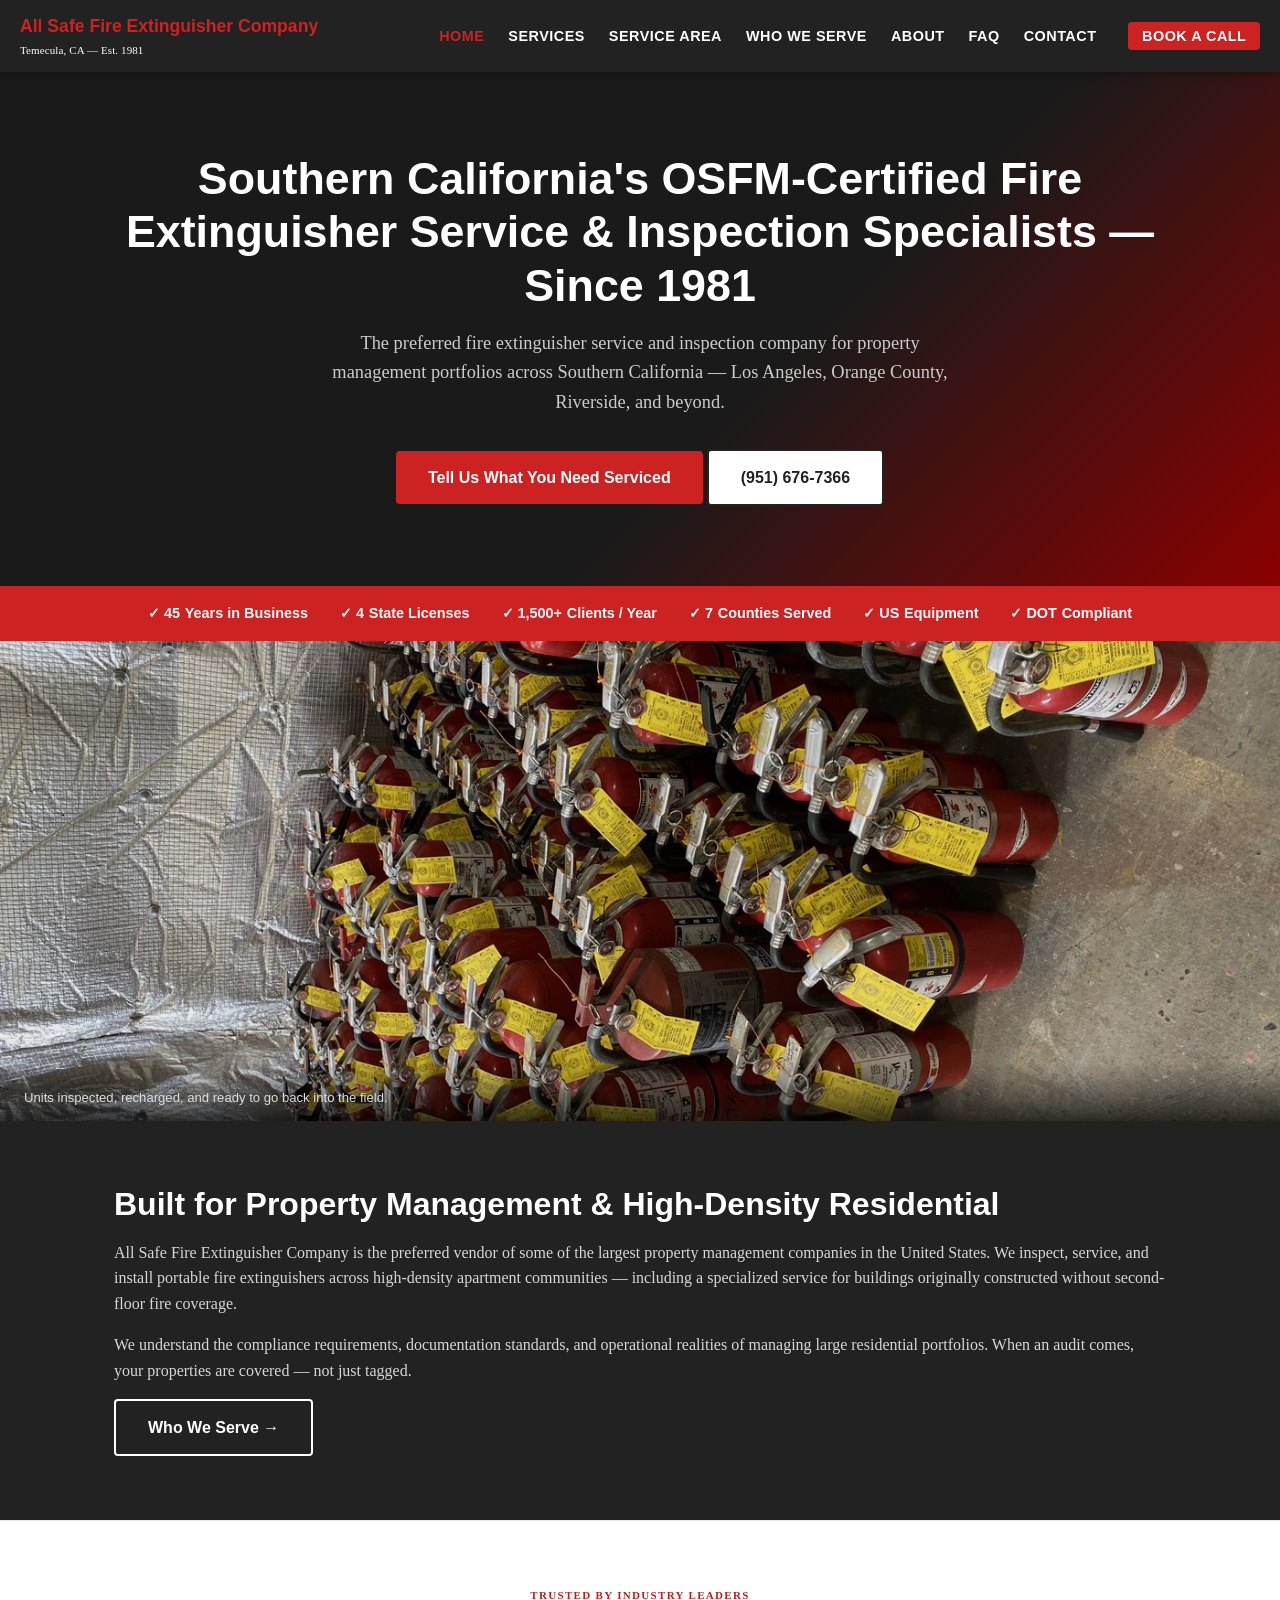
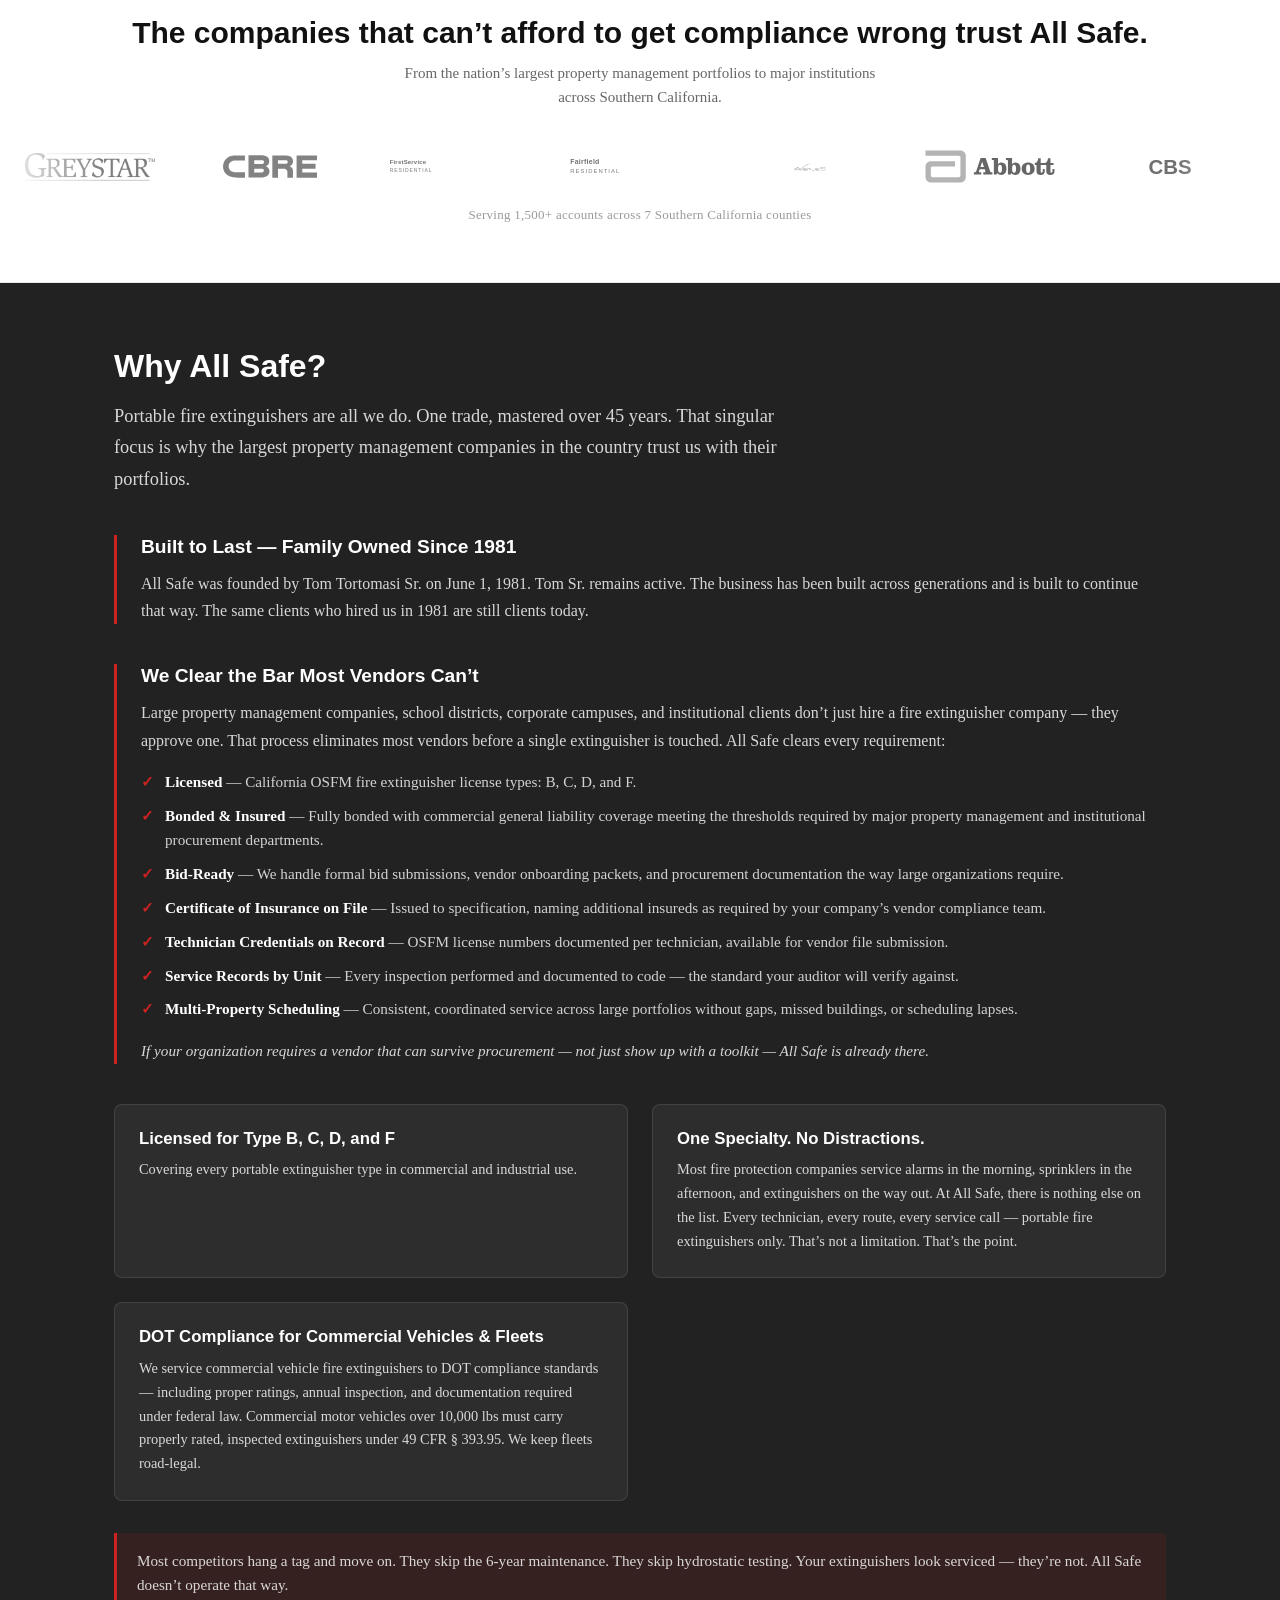
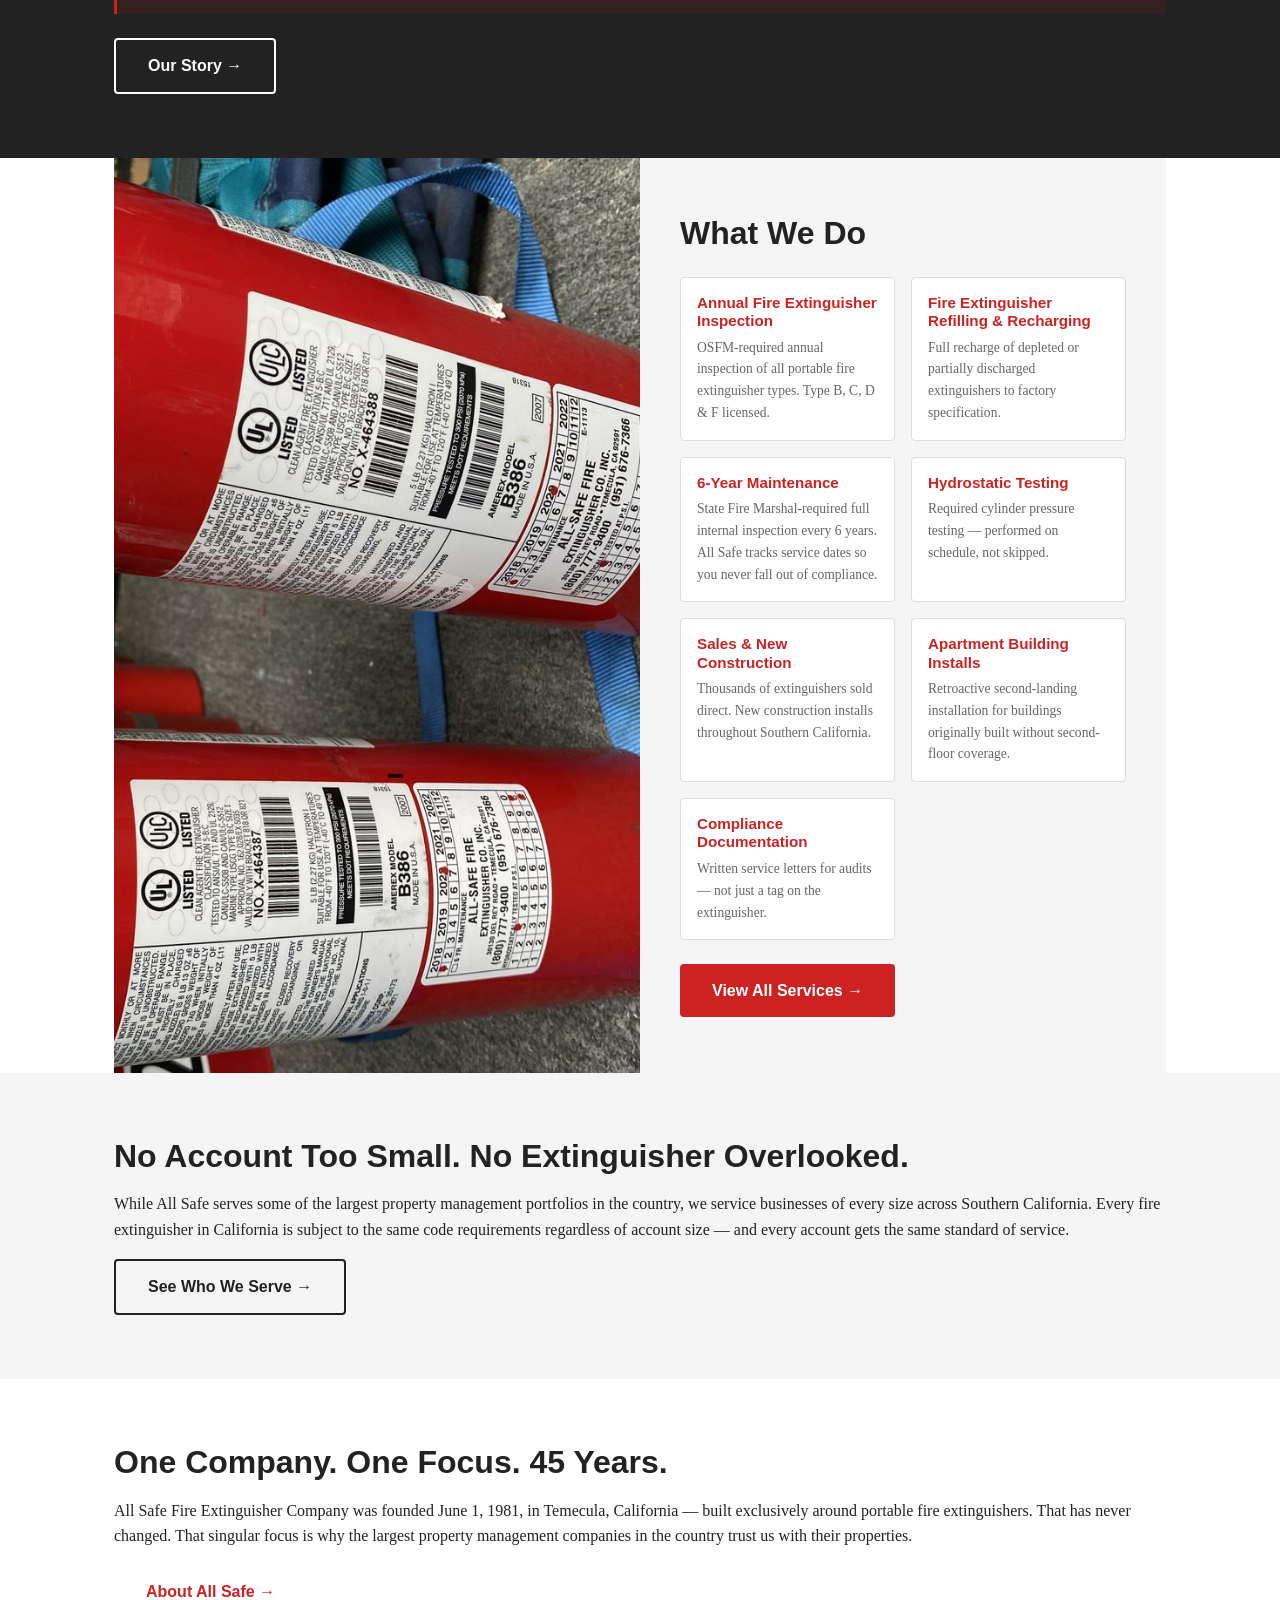
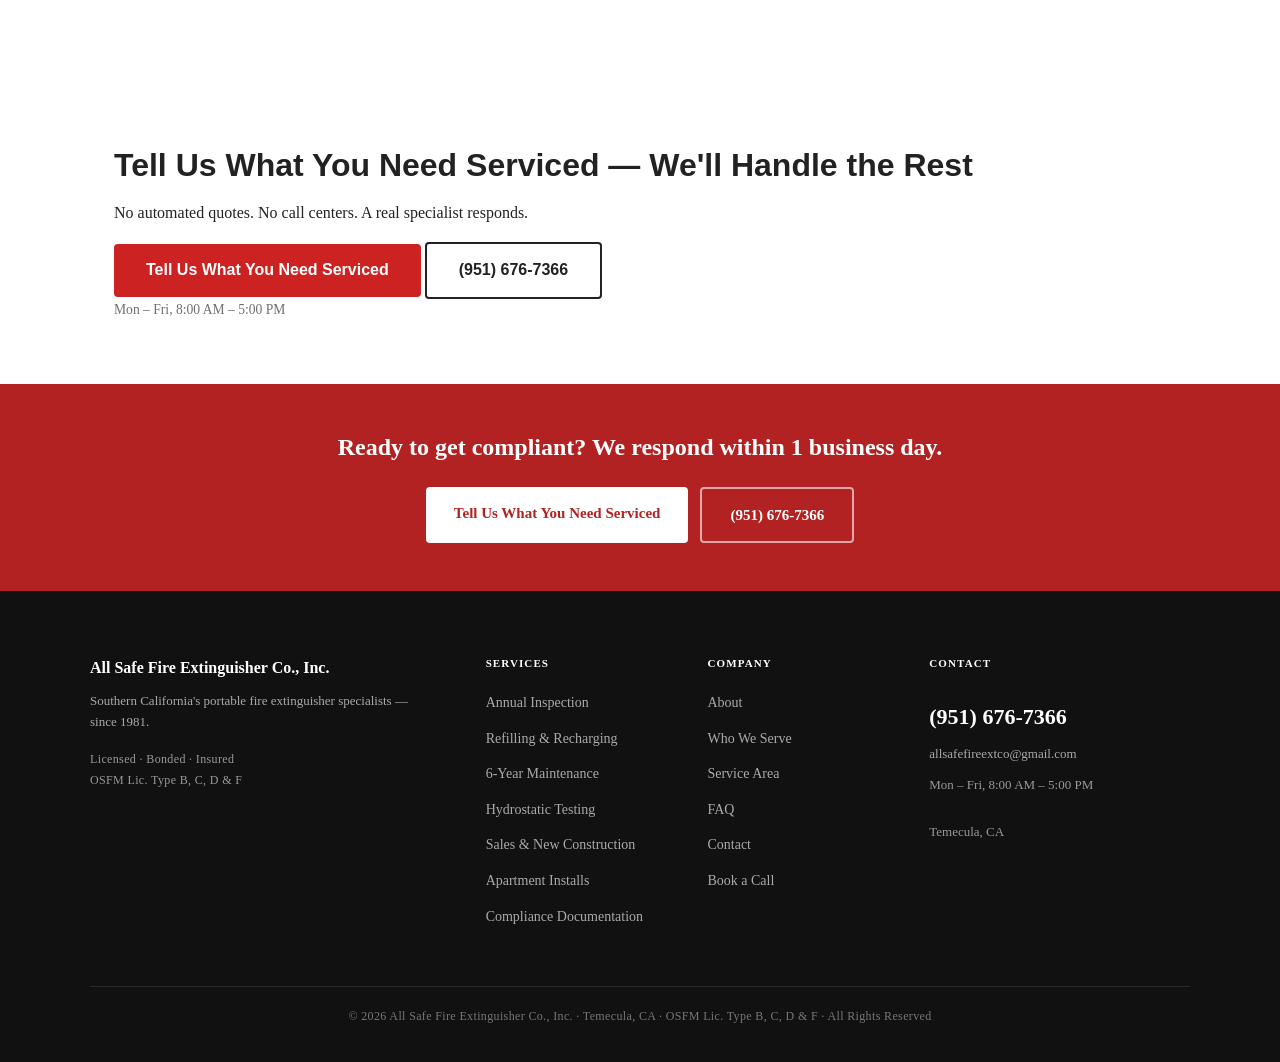
<file: index.html>
<!DOCTYPE html>
<html lang="en">
<head>
  <meta charset="UTF-8">
  <meta name="viewport" content="width=device-width, initial-scale=1.0">
  <title>Fire Extinguisher Service &amp; Inspection | Southern California | All Safe Fire Extinguisher Company</title>
  <meta name="description" content="All Safe Fire Extinguisher Company provides OSFM-certified fire extinguisher service, inspection, recharging &amp; hydrostatic testing across Southern California. Serving LA, Orange County, Riverside &amp; 7 counties since 1981. Call (951) 676-7366.">
  <link rel="canonical" href="https://allsafefire.com/index.html">
  <link rel="stylesheet" href="style.css">
  <script type="application/ld+json">
  {
    "@context": "https://schema.org",
    "@type": "LocalBusiness",
    "name": "All Safe Fire Extinguisher Co., Inc.",
    "telephone": "(951) 676-7366",
    "email": "allsafefireextco@gmail.com",
    "address": {
      "@type": "PostalAddress",
      "addressLocality": "Temecula",
      "addressRegion": "CA",
      "addressCountry": "US"
    },
    "url": "https://allsafefire.com",
    "foundingDate": "1981-06-01",
    "areaServed": "Southern California"
  }
  </script>
</head>
<body>
<header>
  <div class="header-inner">
    <div class="header-brand">
      <a href="index.html" class="site-name">All Safe Fire Extinguisher Company</a>
      <span class="header-meta">Temecula, CA &mdash; Est. 1981</span>
    </div>
    <button class="nav-toggle" aria-label="Toggle navigation">&#9776;</button>

    <nav>
      <ul>
        <li><a href="index.html" class="active">Home</a></li>
        <li><a href="services.html">Services</a></li>
        <li><a href="service-area.html">Service Area</a></li>
        <li><a href="who-we-serve.html">Who We Serve</a></li>
        <li><a href="about.html">About</a></li>
        <li><a href="faq.html">FAQ</a></li>
        <li><a href="contact.html">Contact</a></li>
        <li><a href="book-a-call.html" class="nav-cta">Book a Call</a></li>
      </ul>
    </nav>
  </div>
</header>
<main>
  <section class="hero">
    <div class="container">
      <h1>Southern California's OSFM-Certified Fire Extinguisher Service &amp; Inspection Specialists &mdash; Since 1981</h1>
      <p class="hero-sub">The preferred fire extinguisher service and inspection company for property management portfolios across Southern California &mdash; Los Angeles, Orange County, Riverside, and beyond.</p>
      <div class="hero-cta">
        <a href="contact.html" class="btn btn-primary">Tell Us What You Need Serviced</a>
        <a href="tel:9516767366" class="btn btn-secondary">(951) 676-7366</a>
      </div>
    </div>
  </section>
  <section class="trust-bar">
    <div class="container trust-bar-inner">
      <div class="trust-item"><span class="trust-num">45</span><span class="trust-label">Years in Business</span></div>
      <div class="trust-item"><span class="trust-num">4</span><span class="trust-label">State Licenses</span></div>
      <div class="trust-item"><span class="trust-num">1,500+</span><span class="trust-label">Clients / Year</span></div>
      <div class="trust-item"><span class="trust-num">7</span><span class="trust-label">Counties Served</span></div>
      <div class="trust-item"><span class="trust-num">US</span><span class="trust-label">Equipment</span></div>
      <div class="trust-item"><span class="trust-num">DOT</span><span class="trust-label">Compliant</span></div>
    </div>
  </section>

  <!-- Editorial photo break -->
  <div class="photo-break">
    <img src="images/extinguishers-storage.jpg" alt="Hundreds of fire extinguishers staged and ready for deployment — All Safe Fire Extinguisher Co." loading="lazy">
    <p class="photo-caption">Units inspected, recharged, and ready to go back into the field.</p>
  </div>

  <section class="section section-dark">
    <div class="container">
      <h2>Built for Property Management &amp; High-Density Residential</h2>
      <p>All Safe Fire Extinguisher Company is the preferred vendor of some of the largest property management companies in the United States. We inspect, service, and install portable fire extinguishers across high-density apartment communities &mdash; including a specialized service for buildings originally constructed without second-floor fire coverage.</p>
      <p>We understand the compliance requirements, documentation standards, and operational realities of managing large residential portfolios. When an audit comes, your properties are covered &mdash; not just tagged.</p>
      <a href="who-we-serve.html" class="btn btn-outline">Who We Serve &rarr;</a>
    </div>
  </section>

  <section class="trusted-section"><div class="trusted-header">
    <span class="eyebrow">Trusted by Industry Leaders</span>
    <h2>The companies that can&#8217;t afford to get compliance wrong trust All Safe.</h2>
    <p>From the nation&#8217;s largest property management portfolios to major institutions across Southern California.</p>
  </div><div class="marquee-wrapper">
    <div class="marquee-track">
      <div class="logo-item"><img src="images/greystar-logo.png" alt="Greystar"></div>
      <div class="logo-item"><img src="images/cbre-logo.svg" alt="CBRE"></div>
      <div class="logo-item"><img src="images/firstservice-logo.svg" alt="FirstService Residential"></div>
      <div class="logo-item"><img src="images/fairfield-logo.svg" alt="Fairfield Residential"></div>
      <div class="logo-item"><img src="images/avenue5-logo.png" alt="Avenue5 Residential"></div>
      <div class="logo-item"><img src="images/abbott-logo.svg" alt="Abbott"></div>
      <div class="logo-item"><img src="images/cbs-logo.svg" alt="CBS"></div>
      <div class="logo-item"><img src="images/sbcusd-logo.png" alt="San Bernardino City Unified"></div>
      <div class="logo-item"><img src="images/temecula-valley-hospital-logo.svg" alt="Temecula Valley Hospital"></div>
      <div class="logo-item"><img src="images/wells-fargo-logo.png" alt="Wells Fargo"></div>
      <div class="logo-item"><img src="images/greystar-logo.png" alt="Greystar"></div>
      <div class="logo-item"><img src="images/cbre-logo.svg" alt="CBRE"></div>
      <div class="logo-item"><img src="images/firstservice-logo.svg" alt="FirstService Residential"></div>
      <div class="logo-item"><img src="images/fairfield-logo.svg" alt="Fairfield Residential"></div>
      <div class="logo-item"><img src="images/avenue5-logo.png" alt="Avenue5 Residential"></div>
      <div class="logo-item"><img src="images/abbott-logo.svg" alt="Abbott"></div>
      <div class="logo-item"><img src="images/cbs-logo.svg" alt="CBS"></div>
      <div class="logo-item"><img src="images/sbcusd-logo.png" alt="San Bernardino City Unified"></div>
      <div class="logo-item"><img src="images/temecula-valley-hospital-logo.svg" alt="Temecula Valley Hospital"></div>
      <div class="logo-item"><img src="images/wells-fargo-logo.png" alt="Wells Fargo"></div>
    </div>
  </div><div class="trusted-footer">
    Serving 1,500+ accounts across 7 Southern California counties
  </div></section>

  <section class="section section-dark why-allsafe-section">
    <div class="container">
      <h2>Why All Safe?</h2>
      <p class="section-lead">Portable fire extinguishers are all we do. One trade, mastered over 45 years. That singular focus is why the largest property management companies in the country trust us with their portfolios.</p>

      <div class="why-block">
        <h3>Built to Last &#8212; Family Owned Since 1981</h3>
        <p>All Safe was founded by Tom Tortomasi Sr. on June 1, 1981. Tom Sr. remains active. The business has been built across generations and is built to continue that way. The same clients who hired us in 1981 are still clients today.</p>
      </div>

      <div class="why-block">
        <h3>We Clear the Bar Most Vendors Can&#8217;t</h3>
        <p>Large property management companies, school districts, corporate campuses, and institutional clients don&#8217;t just hire a fire extinguisher company &#8212; they approve one. That process eliminates most vendors before a single extinguisher is touched. All Safe clears every requirement:</p>
        <ul class="why-checklist">
          <li><strong>Licensed</strong> &#8212; California OSFM fire extinguisher license types: B, C, D, and F.</li>
          <li><strong>Bonded &amp; Insured</strong> &#8212; Fully bonded with commercial general liability coverage meeting the thresholds required by major property management and institutional procurement departments.</li>
          <li><strong>Bid-Ready</strong> &#8212; We handle formal bid submissions, vendor onboarding packets, and procurement documentation the way large organizations require.</li>
          <li><strong>Certificate of Insurance on File</strong> &#8212; Issued to specification, naming additional insureds as required by your company&#8217;s vendor compliance team.</li>
          <li><strong>Technician Credentials on Record</strong> &#8212; OSFM license numbers documented per technician, available for vendor file submission.</li>
          <li><strong>Service Records by Unit</strong> &#8212; Every inspection performed and documented to code &#8212; the standard your auditor will verify against.</li>
          <li><strong>Multi-Property Scheduling</strong> &#8212; Consistent, coordinated service across large portfolios without gaps, missed buildings, or scheduling lapses.</li>
        </ul>
        <p class="why-close">If your organization requires a vendor that can survive procurement &#8212; not just show up with a toolkit &#8212; All Safe is already there.</p>
      </div>

      <div class="why-grid">
        <div class="why-card">
          <h3>Licensed for Type B, C, D, and F</h3>
          <p>Covering every portable extinguisher type in commercial and industrial use.</p>
        </div>
        <div class="why-card">
          <h3>One Specialty. No Distractions.</h3>
          <p>Most fire protection companies service alarms in the morning, sprinklers in the afternoon, and extinguishers on the way out. At All Safe, there is nothing else on the list. Every technician, every route, every service call &#8212; portable fire extinguishers only. That&#8217;s not a limitation. That&#8217;s the point.</p>
        </div>
        <div class="why-card">
          <h3>DOT Compliance for Commercial Vehicles &amp; Fleets</h3>
          <p>We service commercial vehicle fire extinguishers to DOT compliance standards &#8212; including proper ratings, annual inspection, and documentation required under federal law. Commercial motor vehicles over 10,000 lbs must carry properly rated, inspected extinguishers under 49 CFR &sect;&nbsp;393.95. We keep fleets road-legal.</p>
        </div>
      </div>

      <p class="why-verdict">Most competitors hang a tag and move on. They skip the 6-year maintenance. They skip hydrostatic testing. Your extinguishers look serviced &#8212; they&#8217;re not. All Safe doesn&#8217;t operate that way.</p>
      <a href="about.html" class="btn btn-outline">Our Story &rarr;</a>
    </div>
  </section>

  <!-- Split photo + CTA: technician in the field -->
  <section class="section photo-split-section">
    <div class="container photo-split">
      <div class="photo-split-img">
        <img src="images/extinguishers-closeup.jpg" alt="All Safe technician inspecting fire extinguishers in the field" loading="lazy">
      </div>
      <div class="photo-split-text">
        <h2>What We Do</h2>
        <div class="services-grid">
          <div class="service-card">
            <h3><a href="services.html#annual-inspection">Annual Fire Extinguisher Inspection</a></h3>
            <p>OSFM-required annual inspection of all portable fire extinguisher types. Type B, C, D &amp; F licensed.</p>
          </div>
          <div class="service-card">
            <h3><a href="services.html#recharging">Fire Extinguisher Refilling &amp; Recharging</a></h3>
            <p>Full recharge of depleted or partially discharged extinguishers to factory specification.</p>
          </div>
          <div class="service-card">
            <h3><a href="services.html#six-year">6-Year Maintenance</a></h3>
            <p>State Fire Marshal-required full internal inspection every 6 years. All Safe tracks service dates so you never fall out of compliance.</p>
          </div>
          <div class="service-card">
            <h3><a href="services.html#hydrostatic">Hydrostatic Testing</a></h3>
            <p>Required cylinder pressure testing &mdash; performed on schedule, not skipped.</p>
          </div>
          <div class="service-card">
            <h3><a href="services.html#sales">Sales &amp; New Construction</a></h3>
            <p>Thousands of extinguishers sold direct. New construction installs throughout Southern California.</p>
          </div>
          <div class="service-card">
            <h3><a href="services.html#apartment-installs">Apartment Building Installs</a></h3>
            <p>Retroactive second-landing installation for buildings originally built without second-floor coverage.</p>
          </div>
          <div class="service-card">
            <h3><a href="services.html#compliance-docs">Compliance Documentation</a></h3>
            <p>Written service letters for audits &mdash; not just a tag on the extinguisher.</p>
          </div>
        </div>
        <a href="services.html" class="btn btn-primary">View All Services &rarr;</a>
      </div>
    </div>
  </section>

  <section class="section section-light">
    <div class="container">
      <h2>No Account Too Small. No Extinguisher Overlooked.</h2>
      <p>While All Safe serves some of the largest property management portfolios in the country, we service businesses of every size across Southern California. Every fire extinguisher in California is subject to the same code requirements regardless of account size &mdash; and every account gets the same standard of service.</p>
      <a href="who-we-serve.html" class="btn btn-outline" style="border-color:var(--dark);color:var(--dark);">See Who We Serve &rarr;</a>
    </div>
  </section>

  <section class="section section-red">
    <div class="container">
      <h2>One Company. One Focus. 45 Years.</h2>
      <p>All Safe Fire Extinguisher Company was founded June 1, 1981, in Temecula, California &mdash; built exclusively around portable fire extinguishers. That has never changed. That singular focus is why the largest property management companies in the country trust us with their properties.</p>
      <a href="about.html" class="btn btn-white">About All Safe &rarr;</a>
    </div>
  </section>

  <section class="section">
    <div class="container cta-block">
      <h2>Tell Us What You Need Serviced &mdash; We'll Handle the Rest</h2>
      <p>No automated quotes. No call centers. A real specialist responds.</p>
      <div class="cta-contacts">
        <a href="contact.html" class="btn btn-primary">Tell Us What You Need Serviced</a>
        <a href="tel:9516767366" class="btn btn-secondary">(951) 676-7366</a>
      </div>
      <p class="hours-note">Mon &ndash; Fri, 8:00 AM &ndash; 5:00 PM</p>
    </div>
  </section>
</main>

<script>
  document.querySelector('.nav-toggle').addEventListener('click', function() {
    document.querySelector('header nav').classList.toggle('nav-open');
  });
</script>
<!-- PRE-FOOTER CTA STRIP -->
<div class="prefooter-cta">
  <div class="prefooter-inner">
    <p class="prefooter-headline">Ready to get compliant? We respond within 1 business day.</p>
    <div class="prefooter-actions">
      <a href="contact.html" class="btn-footer-primary">Tell Us What You Need Serviced</a>
      <a href="tel:9516767366" class="btn-footer-secondary">(951) 676-7366</a>
    </div>
  </div>
</div>

<!-- MAIN FOOTER -->
<footer class="site-footer">
  <div class="footer-inner">
    <div class="footer-col footer-brand">
      <p class="footer-company-name">All Safe Fire Extinguisher Co., Inc.</p>
      <p class="footer-descriptor">Southern California's portable fire extinguisher specialists &mdash; since 1981.</p>
      <p class="footer-badges">Licensed &middot; Bonded &middot; Insured<br>OSFM Lic. Type B, C, D &amp; F</p>
    </div>
    <div class="footer-col">
      <p class="footer-col-heading">Services</p>
      <ul class="footer-links">
        <li><a href="services.html#annual-inspection">Annual Inspection</a></li>
        <li><a href="services.html#recharging">Refilling &amp; Recharging</a></li>
        <li><a href="services.html#six-year">6-Year Maintenance</a></li>
        <li><a href="services.html#hydrostatic">Hydrostatic Testing</a></li>
        <li><a href="services.html#sales">Sales &amp; New Construction</a></li>
        <li><a href="services.html#apartment-installs">Apartment Installs</a></li>
        <li><a href="services.html#compliance-docs">Compliance Documentation</a></li>
      </ul>
    </div>
    <div class="footer-col">
      <p class="footer-col-heading">Company</p>
      <ul class="footer-links">
        <li><a href="about.html">About</a></li>
        <li><a href="who-we-serve.html">Who We Serve</a></li>
        <li><a href="service-area.html">Service Area</a></li>
        <li><a href="faq.html">FAQ</a></li>
        <li><a href="contact.html">Contact</a></li>
        <li><a href="book-a-call.html">Book a Call</a></li>
      </ul>
    </div>
    <div class="footer-col footer-contact">
      <p class="footer-col-heading">Contact</p>
      <a href="tel:9516767366" class="footer-phone">(951) 676-7366</a>
      <a href="mailto:allsafefireextco@gmail.com" class="footer-email">allsafefireextco@gmail.com</a>
      <p class="footer-hours">Mon &ndash; Fri, 8:00 AM &ndash; 5:00 PM</p>
      <p class="footer-location">Temecula, CA</p>
    </div>
  </div>
  <div class="footer-bottom">
    <p>&copy; 2026 All Safe Fire Extinguisher Co., Inc. &middot; Temecula, CA &middot; OSFM Lic. Type B, C, D &amp; F &middot; All Rights Reserved</p>
  </div>
</footer>
</body>
</html>
</file>
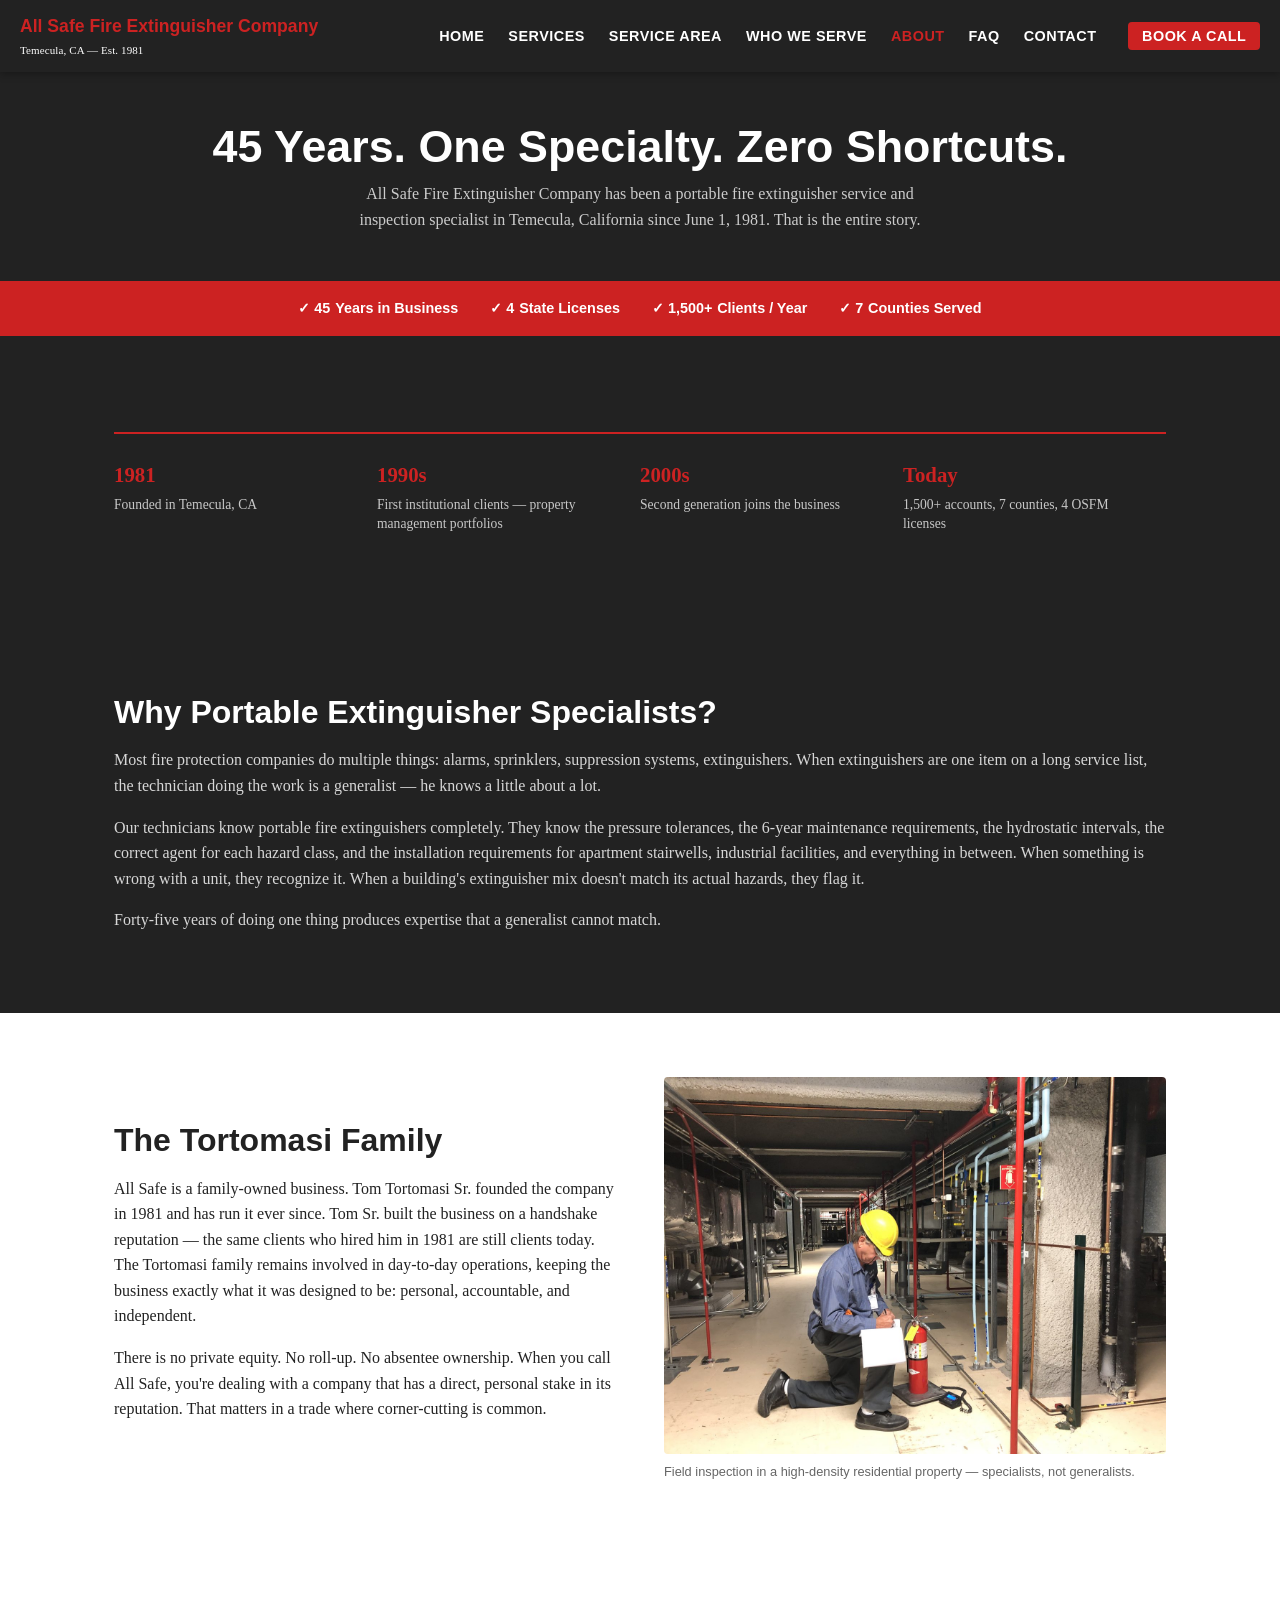
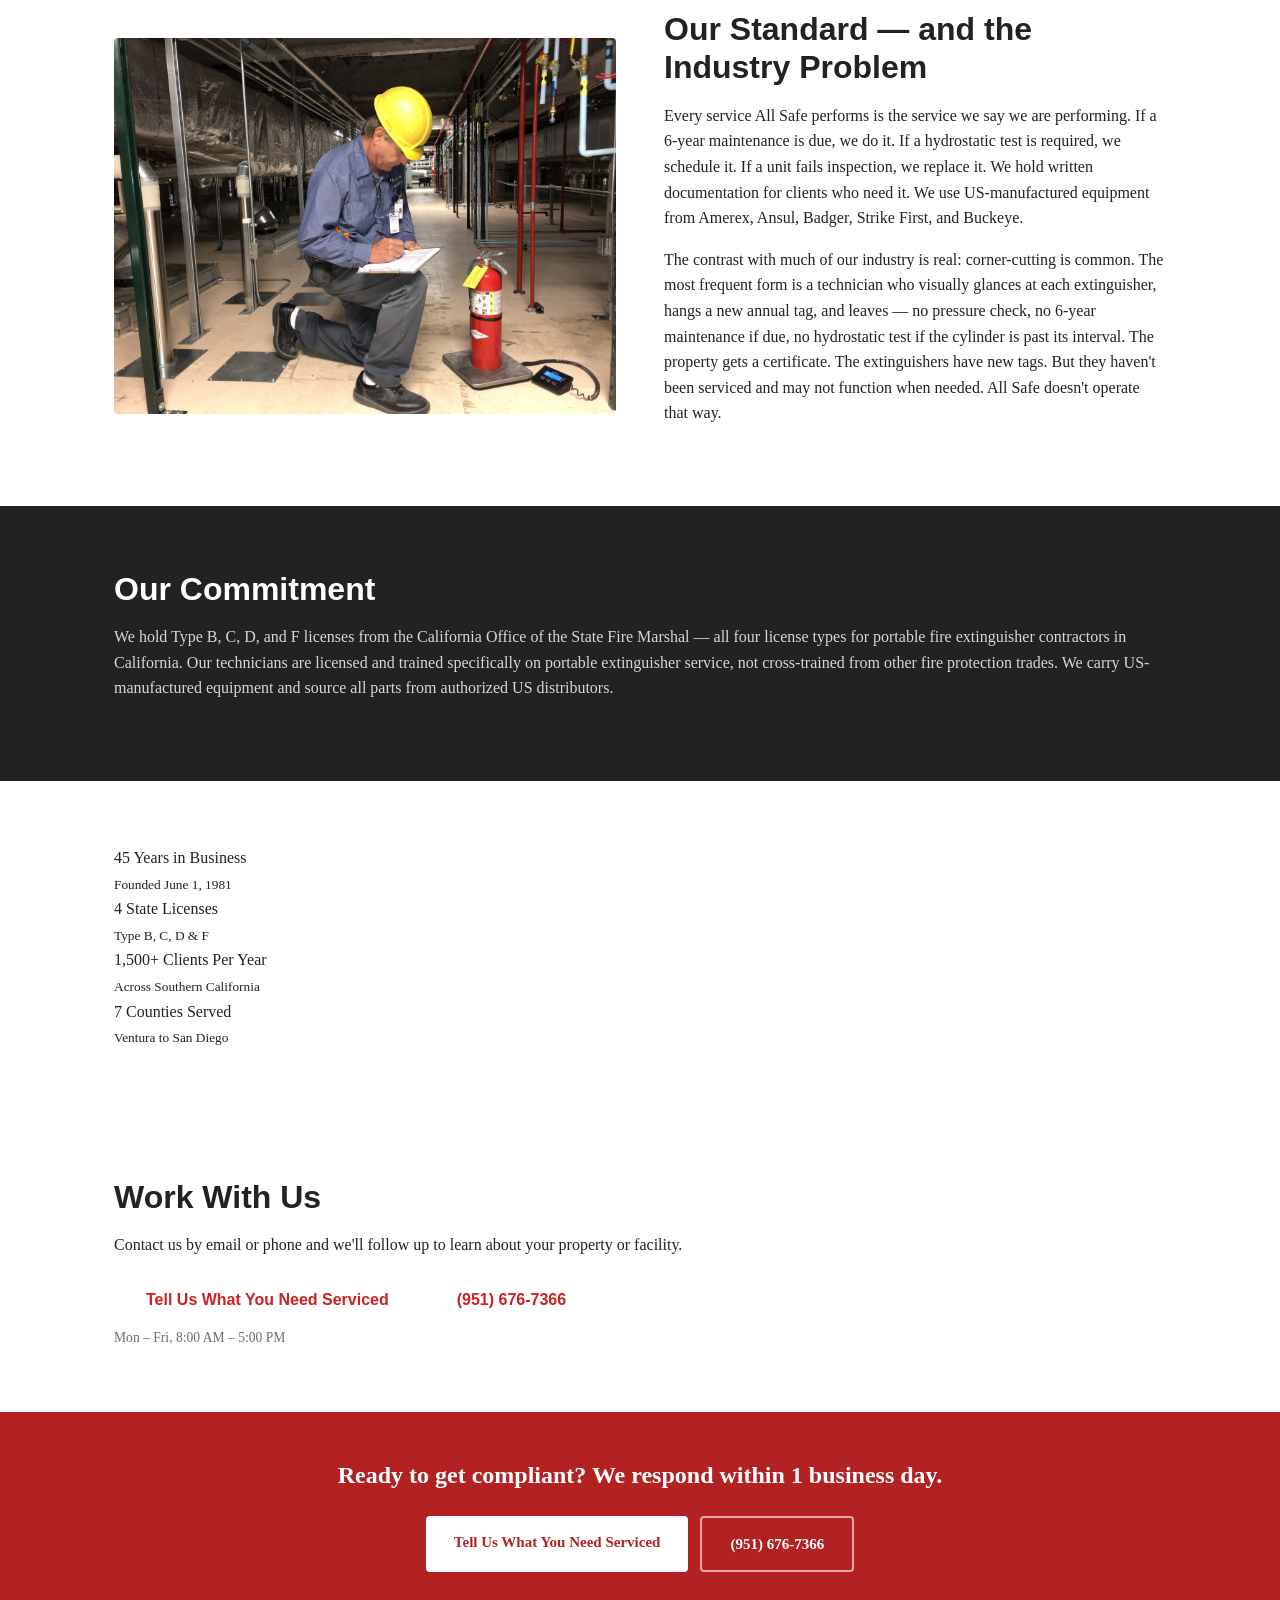
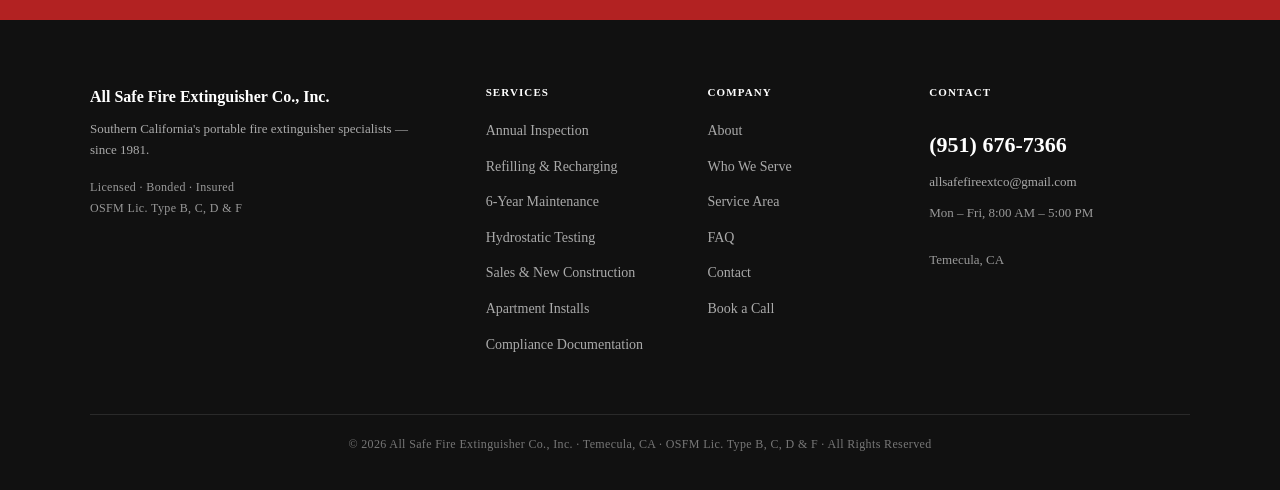
<file: about.html>
<!DOCTYPE html>
<html lang="en">
<head>
  <meta charset="UTF-8">
  <meta name="viewport" content="width=device-width, initial-scale=1.0">
  <title>About All Safe Fire Extinguisher Company | Temecula, CA — Est. 1981</title>
  <meta name="description" content="All Safe Fire Extinguisher Company is a family-owned fire extinguisher specialist serving Southern California since 1981. OSFM-certified. 45 years of exclusive focus — annual inspection, recharging, hydrostatic testing, Title 19 compliance.">
  <link rel="canonical" href="https://allsafefire.com/about.html">
  <link rel="stylesheet" href="style.css">
  <script type="application/ld+json">
  {
    "@context": "https://schema.org",
    "@type": "LocalBusiness",
    "name": "All Safe Fire Extinguisher Co., Inc.",
    "telephone": "(951) 676-7366",
    "email": "allsafefireextco@gmail.com",
    "address": {
      "@type": "PostalAddress",
      "addressLocality": "Temecula",
      "addressRegion": "CA",
      "addressCountry": "US"
    },
    "url": "https://allsafefire.com",
    "foundingDate": "1981-06-01",
    "areaServed": "Southern California"
  }
  </script>
</head>
<body>
<header>
  <div class="header-inner">
    <div class="header-brand">
      <a href="index.html" class="site-name">All Safe Fire Extinguisher Company</a>
      <span class="header-meta">Temecula, CA &mdash; Est. 1981</span>
    </div>
    <button class="nav-toggle" aria-label="Toggle navigation">&#9776;</button>

    <nav>
      <ul>
        <li><a href="index.html">Home</a></li>
        <li><a href="services.html">Services</a></li>
        <li><a href="service-area.html">Service Area</a></li>
        <li><a href="who-we-serve.html">Who We Serve</a></li>
        <li><a href="about.html" class="active">About</a></li>
        <li><a href="faq.html">FAQ</a></li>
        <li><a href="contact.html">Contact</a></li>
        <li><a href="book-a-call.html" class="nav-cta">Book a Call</a></li>
      </ul>
    </nav>
  </div>
</header>
<main>
  <section class="page-hero">
    <div class="container">
      <h1>45 Years. One Specialty. Zero Shortcuts.</h1>
      <p class="hero-sub">All Safe Fire Extinguisher Company has been a portable fire extinguisher service and inspection specialist in Temecula, California since June 1, 1981. That is the entire story.</p>
    </div>
  </section>
  <section class="trust-bar">
    <div class="container trust-bar-inner">
      <div class="trust-item"><span class="trust-num">45</span><span class="trust-label">Years in Business</span></div>
      <div class="trust-item"><span class="trust-num">4</span><span class="trust-label">State Licenses</span></div>
      <div class="trust-item"><span class="trust-num">1,500+</span><span class="trust-label">Clients / Year</span></div>
      <div class="trust-item"><span class="trust-num">7</span><span class="trust-label">Counties Served</span></div>
    </div>
  </section>

  <section class="section section-dark">
    <div class="container">
      <div class="legacy-timeline">
        <div class="legacy-marker">
          <span class="legacy-year">1981</span>
          <span class="legacy-label">Founded in Temecula, CA</span>
        </div>
        <div class="legacy-marker">
          <span class="legacy-year">1990s</span>
          <span class="legacy-label">First institutional clients &mdash; property management portfolios</span>
        </div>
        <div class="legacy-marker">
          <span class="legacy-year">2000s</span>
          <span class="legacy-label">Second generation joins the business</span>
        </div>
        <div class="legacy-marker">
          <span class="legacy-year">Today</span>
          <span class="legacy-label">1,500+ accounts, 7 counties, 4 OSFM licenses</span>
        </div>
      </div>
    </div>
  </section>

  <section class="section section-dark">
    <div class="container">
      <h2>Why Portable Extinguisher Specialists?</h2>
      <p>Most fire protection companies do multiple things: alarms, sprinklers, suppression systems, extinguishers. When extinguishers are one item on a long service list, the technician doing the work is a generalist &mdash; he knows a little about a lot.</p>
      <p>Our technicians know portable fire extinguishers completely. They know the pressure tolerances, the 6-year maintenance requirements, the hydrostatic intervals, the correct agent for each hazard class, and the installation requirements for apartment stairwells, industrial facilities, and everything in between. When something is wrong with a unit, they recognize it. When a building's extinguisher mix doesn't match its actual hazards, they flag it.</p>
      <p>Forty-five years of doing one thing produces expertise that a generalist cannot match.</p>
    </div>
  </section>

  <section class="section">
    <div class="container about-family-block">
      <div class="about-family-text">
        <h2>The Tortomasi Family</h2>
        <p>All Safe is a family-owned business. Tom Tortomasi Sr. founded the company in 1981 and has run it ever since. Tom Sr. built the business on a handshake reputation &mdash; the same clients who hired him in 1981 are still clients today. The Tortomasi family remains involved in day-to-day operations, keeping the business exactly what it was designed to be: personal, accountable, and independent.</p>
        <p>There is no private equity. No roll-up. No absentee ownership. When you call All Safe, you're dealing with a company that has a direct, personal stake in its reputation. That matters in a trade where corner-cutting is common.</p>
      </div>
      <div class="about-family-photo">
        <img src="images/technician-inspection.jpg" alt="All Safe technician performing a fire extinguisher inspection in the field" loading="lazy">
        <p class="photo-caption">Field inspection in a high-density residential property &mdash; specialists, not generalists.</p>
      </div>
    </div>
  </section>

  <section class="section">
    <div class="container about-field-block">
      <div class="about-field-photo">
        <img src="images/technician-clipboard.jpg" alt="All Safe technician documenting fire extinguisher service — compliance documentation for every account" loading="lazy">
      </div>
      <div class="about-field-text">
        <h2>Our Standard &mdash; and the Industry Problem</h2>
        <p>Every service All Safe performs is the service we say we are performing. If a 6-year maintenance is due, we do it. If a hydrostatic test is required, we schedule it. If a unit fails inspection, we replace it. We hold written documentation for clients who need it. We use US-manufactured equipment from Amerex, Ansul, Badger, Strike First, and Buckeye.</p>
        <p>The contrast with much of our industry is real: corner-cutting is common. The most frequent form is a technician who visually glances at each extinguisher, hangs a new annual tag, and leaves &mdash; no pressure check, no 6-year maintenance if due, no hydrostatic test if the cylinder is past its interval. The property gets a certificate. The extinguishers have new tags. But they haven't been serviced and may not function when needed. All Safe doesn't operate that way.</p>
      </div>
    </div>
  </section>

  <section class="section section-dark">
    <div class="container">
      <h2>Our Commitment</h2>
      <p>We hold Type B, C, D, and F licenses from the California Office of the State Fire Marshal &mdash; all four license types for portable fire extinguisher contractors in California. Our technicians are licensed and trained specifically on portable extinguisher service, not cross-trained from other fire protection trades. We carry US-manufactured equipment and source all parts from authorized US distributors.</p>
    </div>
  </section>

  <section class="section">
    <div class="container">
      <div class="stats-grid">
        <div class="stat-item">
          <span class="stat-num">45</span>
          <span class="stat-label">Years in Business<br><small>Founded June 1, 1981</small></span>
        </div>
        <div class="stat-item">
          <span class="stat-num">4</span>
          <span class="stat-label">State Licenses<br><small>Type B, C, D &amp; F</small></span>
        </div>
        <div class="stat-item">
          <span class="stat-num">1,500+</span>
          <span class="stat-label">Clients Per Year<br><small>Across Southern California</small></span>
        </div>
        <div class="stat-item">
          <span class="stat-num">7</span>
          <span class="stat-label">Counties Served<br><small>Ventura to San Diego</small></span>
        </div>
      </div>
    </div>
  </section>

  <section class="section section-red">
    <div class="container">
      <h2>Work With Us</h2>
      <p>Contact us by email or phone and we'll follow up to learn about your property or facility.</p>
      <div class="cta-contacts">
        <a href="contact.html" class="btn btn-white">Tell Us What You Need Serviced</a>
        <a href="tel:9516767366" class="btn btn-outline-white">(951) 676-7366</a>
      </div>
      <p class="hours-note">Mon &ndash; Fri, 8:00 AM &ndash; 5:00 PM</p>
    </div>
  </section>
</main>

<script>
  document.querySelector('.nav-toggle').addEventListener('click', function() {
    document.querySelector('header nav').classList.toggle('nav-open');
  });
</script>
<!-- PRE-FOOTER CTA STRIP -->
<div class="prefooter-cta">
  <div class="prefooter-inner">
    <p class="prefooter-headline">Ready to get compliant? We respond within 1 business day.</p>
    <div class="prefooter-actions">
      <a href="contact.html" class="btn-footer-primary">Tell Us What You Need Serviced</a>
      <a href="tel:9516767366" class="btn-footer-secondary">(951) 676-7366</a>
    </div>
  </div>
</div>

<!-- MAIN FOOTER -->
<footer class="site-footer">
  <div class="footer-inner">
    <div class="footer-col footer-brand">
      <p class="footer-company-name">All Safe Fire Extinguisher Co., Inc.</p>
      <p class="footer-descriptor">Southern California's portable fire extinguisher specialists &mdash; since 1981.</p>
      <p class="footer-badges">Licensed &middot; Bonded &middot; Insured<br>OSFM Lic. Type B, C, D &amp; F</p>
    </div>
    <div class="footer-col">
      <p class="footer-col-heading">Services</p>
      <ul class="footer-links">
        <li><a href="services.html#annual-inspection">Annual Inspection</a></li>
        <li><a href="services.html#recharging">Refilling &amp; Recharging</a></li>
        <li><a href="services.html#six-year">6-Year Maintenance</a></li>
        <li><a href="services.html#hydrostatic">Hydrostatic Testing</a></li>
        <li><a href="services.html#sales">Sales &amp; New Construction</a></li>
        <li><a href="services.html#apartment-installs">Apartment Installs</a></li>
        <li><a href="services.html#compliance-docs">Compliance Documentation</a></li>
      </ul>
    </div>
    <div class="footer-col">
      <p class="footer-col-heading">Company</p>
      <ul class="footer-links">
        <li><a href="about.html">About</a></li>
        <li><a href="who-we-serve.html">Who We Serve</a></li>
        <li><a href="service-area.html">Service Area</a></li>
        <li><a href="faq.html">FAQ</a></li>
        <li><a href="contact.html">Contact</a></li>
        <li><a href="book-a-call.html">Book a Call</a></li>
      </ul>
    </div>
    <div class="footer-col footer-contact">
      <p class="footer-col-heading">Contact</p>
      <a href="tel:9516767366" class="footer-phone">(951) 676-7366</a>
      <a href="mailto:allsafefireextco@gmail.com" class="footer-email">allsafefireextco@gmail.com</a>
      <p class="footer-hours">Mon &ndash; Fri, 8:00 AM &ndash; 5:00 PM</p>
      <p class="footer-location">Temecula, CA</p>
    </div>
  </div>
  <div class="footer-bottom">
    <p>&copy; 2026 All Safe Fire Extinguisher Co., Inc. &middot; Temecula, CA &middot; OSFM Lic. Type B, C, D &amp; F &middot; All Rights Reserved</p>
  </div>
</footer>
</body>
</html>
</file>
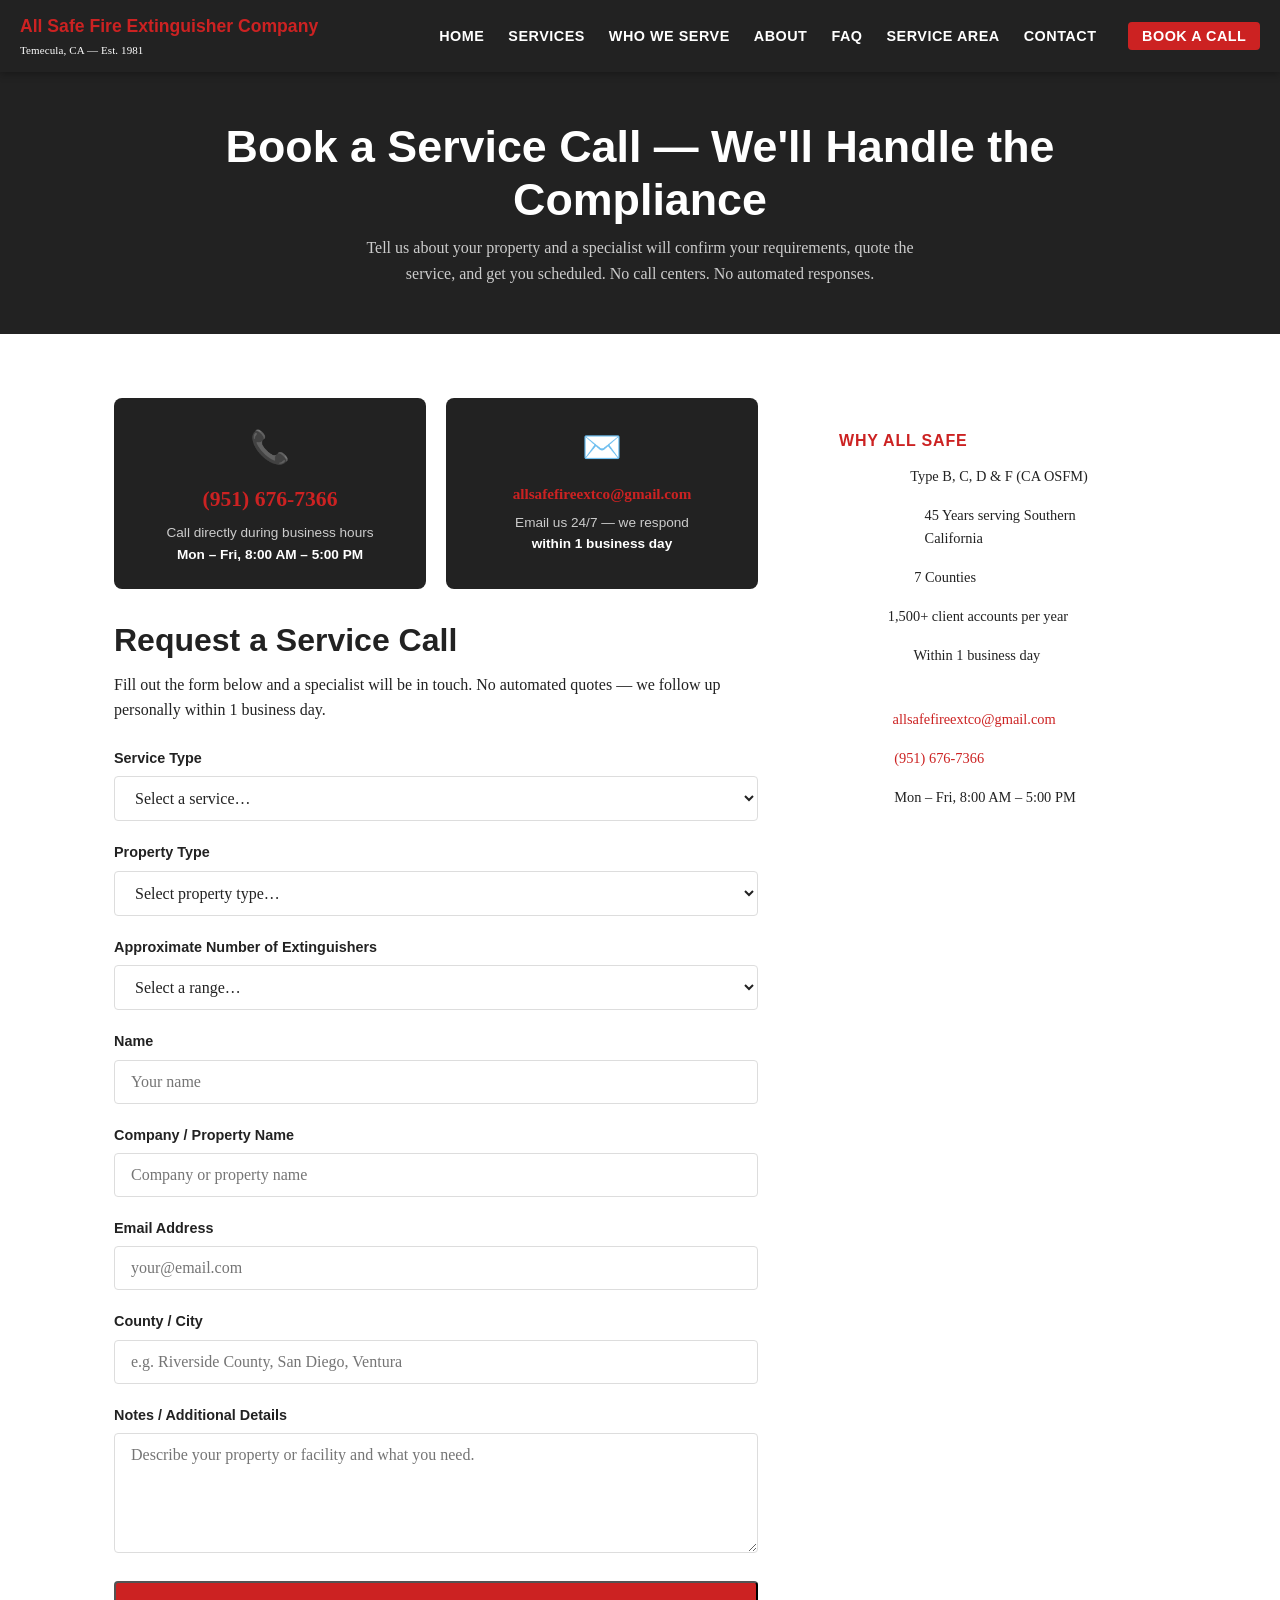
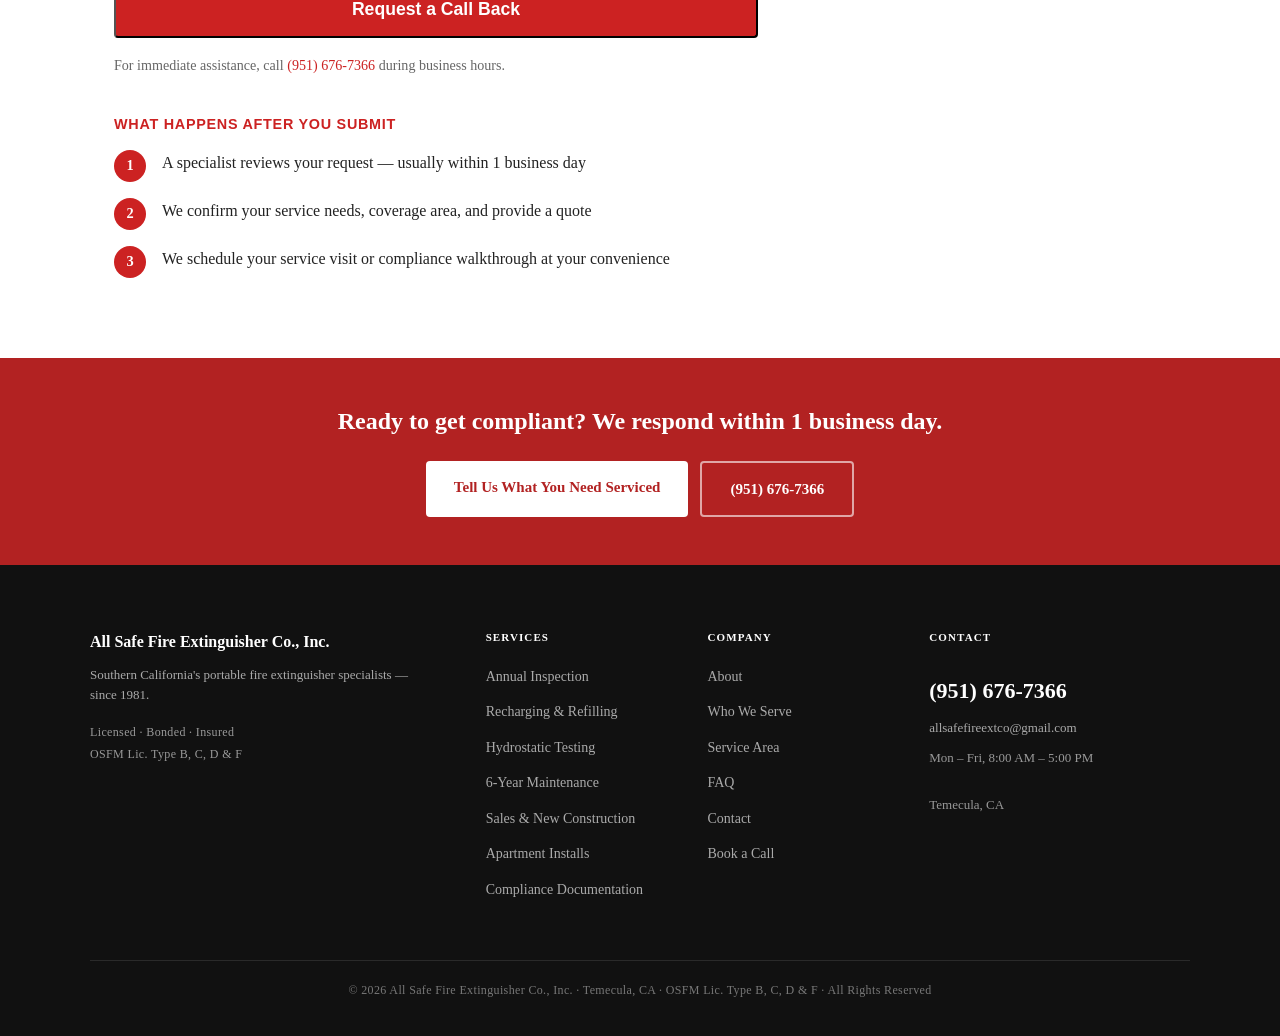
<file: book-a-call.html>
<!DOCTYPE html>
<html lang="en">
<head>
  <meta charset="UTF-8">
  <meta name="viewport" content="width=device-width, initial-scale=1.0">
  <title>Book a Service Call | All Safe Fire Extinguisher Company | Temecula, CA</title>
  <meta name="description" content="Book a fire extinguisher service call with All Safe Fire Extinguisher Company. Call (951) 676-7366 or submit a request. Serving Southern California since 1981.">
  <link rel="canonical" href="https://allsafefire.com/book-a-call.html">
  <link rel="stylesheet" href="style.css">
  <script type="application/ld+json">
  {
    "@context": "https://schema.org",
    "@type": "LocalBusiness",
    "name": "All Safe Fire Extinguisher Co., Inc.",
    "telephone": "(951) 676-7366",
    "email": "allsafefireextco@gmail.com",
    "address": {
      "@type": "PostalAddress",
      "addressLocality": "Temecula",
      "addressRegion": "CA",
      "addressCountry": "US"
    },
    "url": "https://allsafefire.com",
    "foundingDate": "1981-06-01",
    "areaServed": "Southern California"
  }
  </script>
</head>
<body>
<header>
  <div class="header-inner">
    <div class="header-brand">
      <a href="index.html" class="site-name">All Safe Fire Extinguisher Company</a>
      <span class="header-meta">Temecula, CA &mdash; Est. 1981</span>
    </div>
    <button class="nav-toggle" aria-label="Toggle navigation">&#9776;</button>

    <nav>
      <ul>
        <li><a href="index.html">Home</a></li>
        <li><a href="services.html">Services</a></li>
        <li><a href="who-we-serve.html">Who We Serve</a></li>
        <li><a href="about.html">About</a></li>
        <li><a href="faq.html">FAQ</a></li>
        <li><a href="service-area.html">Service Area</a></li>
        <li><a href="contact.html">Contact</a></li>
        <li><a href="book-a-call.html" class="active nav-cta">Book a Call</a></li>
      </ul>
    </nav>
  </div>
</header>
<main>
  <section class="page-hero">
    <div class="container">
      <h1>Book a Service Call &mdash; We'll Handle the Compliance</h1>
      <p class="hero-sub">Tell us about your property and a specialist will confirm your requirements, quote the service, and get you scheduled. No call centers. No automated responses.</p>
    </div>
  </section>

  <section class="section">
    <div class="container contact-layout">

      <div class="contact-form-wrap">

        <!-- Direct contact options -->
        <div style="display:grid;grid-template-columns:1fr 1fr;gap:1.25rem;margin-bottom:2rem;">
          <div style="background:var(--dark);border-radius:.5rem;padding:1.5rem;text-align:center;">
            <div style="font-size:2rem;margin-bottom:.5rem;">📞</div>
            <a href="tel:9516767366" style="font-size:1.35rem;font-weight:700;color:var(--red);display:block;margin-bottom:.35rem;">(951) 676-7366</a>
            <p style="font-size:.85rem;color:#ccc;margin:0;font-family:Arial,sans-serif;">Call directly during business hours<br><strong style="color:white;">Mon &ndash; Fri, 8:00 AM &ndash; 5:00 PM</strong></p>
          </div>
          <div style="background:var(--dark);border-radius:.5rem;padding:1.5rem;text-align:center;">
            <div style="font-size:2rem;margin-bottom:.5rem;">✉️</div>
            <a href="mailto:allsafefireextco@gmail.com" style="font-size:.95rem;font-weight:700;color:var(--red);display:block;margin-bottom:.35rem;word-break:break-all;">allsafefireextco@gmail.com</a>
            <p style="font-size:.85rem;color:#ccc;margin:0;font-family:Arial,sans-serif;">Email us 24/7 &mdash; we respond<br><strong style="color:white;">within 1 business day</strong></p>
          </div>
        </div>

        <h2>Request a Service Call</h2>
        <p>Fill out the form below and a specialist will be in touch. No automated quotes &mdash; we follow up personally within 1 business day.</p>
        <form class="contact-form" action="mailto:allsafefireextco@gmail.com" method="POST" enctype="text/plain">
          <div class="form-group">
            <label for="service">Service Type</label>
            <select id="service" name="service">
              <option value="">Select a service&hellip;</option>
              <option value="annual-inspection">Annual Inspection</option>
              <option value="recharging">Recharging</option>
              <option value="hydrostatic">Hydrostatic Testing</option>
              <option value="six-year">6-Year Maintenance</option>
              <option value="new-installation">New Installation</option>
              <option value="compliance-docs">Compliance Documentation</option>
              <option value="not-sure">Not Sure</option>
            </select>
          </div>
          <div class="form-group">
            <label for="property-type">Property Type</label>
            <select id="property-type" name="property_type">
              <option value="">Select property type&hellip;</option>
              <option value="apartment">Apartment Building</option>
              <option value="commercial-office">Commercial Office</option>
              <option value="retail">Retail</option>
              <option value="industrial">Industrial</option>
              <option value="school">School</option>
              <option value="other">Other</option>
            </select>
          </div>
          <div class="form-group">
            <label for="extinguisher-count">Approximate Number of Extinguishers</label>
            <select id="extinguisher-count" name="extinguisher_count">
              <option value="">Select a range&hellip;</option>
              <option value="1-10">1&ndash;10</option>
              <option value="11-50">11&ndash;50</option>
              <option value="51-200">51&ndash;200</option>
              <option value="200+">200+</option>
            </select>
          </div>
          <div class="form-group">
            <label for="name">Name</label>
            <input type="text" id="name" name="name" placeholder="Your name" required>
          </div>
          <div class="form-group">
            <label for="company">Company / Property Name</label>
            <input type="text" id="company" name="company" placeholder="Company or property name">
          </div>
          <div class="form-group">
            <label for="email">Email Address</label>
            <input type="email" id="email" name="email" placeholder="your@email.com" required>
          </div>
          <div class="form-group">
            <label for="county">County / City</label>
            <input type="text" id="county" name="county" placeholder="e.g. Riverside County, San Diego, Ventura">
          </div>
          <div class="form-group">
            <label for="message">Notes / Additional Details</label>
            <textarea id="message" name="message" rows="4" placeholder="Describe your property or facility and what you need."></textarea>
          </div>
          <button type="submit" class="btn btn-primary" style="width:100%;font-size:1.1rem;padding:1rem;">Request a Call Back</button>
          <p class="form-note">For immediate assistance, call <a href="tel:9516767366">(951) 676-7366</a> during business hours.</p>
        </form>

        <div style="margin-top:2.5rem;">
          <h3 style="font-size:.9rem;text-transform:uppercase;letter-spacing:.05em;color:var(--red);margin-bottom:1rem;">What Happens After You Submit</h3>
          <div class="next-steps">
            <div class="next-step">
              <div class="step-num">1</div>
              <p style="margin:0;">A specialist reviews your request &mdash; usually within 1 business day</p>
            </div>
            <div class="next-step">
              <div class="step-num">2</div>
              <p style="margin:0;">We confirm your service needs, coverage area, and provide a quote</p>
            </div>
            <div class="next-step">
              <div class="step-num">3</div>
              <p style="margin:0;">We schedule your service visit or compliance walkthrough at your convenience</p>
            </div>
          </div>
        </div>

      </div>

      <div class="contact-sidebar">
        <div class="contact-trust-panel">
          <h3>Why All Safe</h3>
          <div class="contact-trust-item">
            <strong>Licensed:</strong> <span>Type B, C, D &amp; F (CA OSFM)</span>
          </div>
          <div class="contact-trust-item">
            <strong>Experience:</strong> <span>45 Years serving Southern California</span>
          </div>
          <div class="contact-trust-item">
            <strong>Coverage:</strong> <span>7 Counties</span>
          </div>
          <div class="contact-trust-item">
            <strong>Scale:</strong> <span>1,500+ client accounts per year</span>
          </div>
          <div class="contact-trust-item">
            <strong>Response:</strong> <span>Within 1 business day</span>
          </div>
          <hr style="border:none;border-top:1px solid rgba(255,255,255,.1);margin:1.25rem 0;">
          <div class="contact-trust-item">
            <strong>Email:</strong> <span><a href="mailto:allsafefireextco@gmail.com">allsafefireextco@gmail.com</a></span>
          </div>
          <div class="contact-trust-item">
            <strong>Phone:</strong> <span><a href="tel:9516767366">(951) 676-7366</a></span>
          </div>
          <div class="contact-trust-item">
            <strong>Hours:</strong> <span>Mon &ndash; Fri, 8:00 AM &ndash; 5:00 PM</span>
          </div>
        </div>
      </div>

    </div>
  </section>
</main>

<script>
  document.querySelector('.nav-toggle').addEventListener('click', function() {
    document.querySelector('header nav').classList.toggle('nav-open');
  });
</script>
<!-- PRE-FOOTER CTA STRIP -->
<div class="prefooter-cta">
  <div class="prefooter-inner">
    <p class="prefooter-headline">Ready to get compliant? We respond within 1 business day.</p>
    <div class="prefooter-actions">
      <a href="contact.html" class="btn-footer-primary">Tell Us What You Need Serviced</a>
      <a href="tel:9516767366" class="btn-footer-secondary">(951) 676-7366</a>
    </div>
  </div>
</div>

<!-- MAIN FOOTER -->
<footer class="site-footer">
  <div class="footer-inner">
    <div class="footer-col footer-brand">
      <p class="footer-company-name">All Safe Fire Extinguisher Co., Inc.</p>
      <p class="footer-descriptor">Southern California's portable fire extinguisher specialists &mdash; since 1981.</p>
      <p class="footer-badges">Licensed &middot; Bonded &middot; Insured<br>OSFM Lic. Type B, C, D &amp; F</p>
    </div>
    <div class="footer-col">
      <p class="footer-col-heading">Services</p>
      <ul class="footer-links">
        <li><a href="services.html#inspection">Annual Inspection</a></li>
        <li><a href="services.html#recharging">Recharging &amp; Refilling</a></li>
        <li><a href="services.html#hydrostatic">Hydrostatic Testing</a></li>
        <li><a href="services.html#six-year">6-Year Maintenance</a></li>
        <li><a href="services.html#sales">Sales &amp; New Construction</a></li>
        <li><a href="services.html#apartment">Apartment Installs</a></li>
        <li><a href="services.html#documentation">Compliance Documentation</a></li>
      </ul>
    </div>
    <div class="footer-col">
      <p class="footer-col-heading">Company</p>
      <ul class="footer-links">
        <li><a href="about.html">About</a></li>
        <li><a href="who-we-serve.html">Who We Serve</a></li>
        <li><a href="service-area.html">Service Area</a></li>
        <li><a href="faq.html">FAQ</a></li>
        <li><a href="contact.html">Contact</a></li>
        <li><a href="book-a-call.html">Book a Call</a></li>
      </ul>
    </div>
    <div class="footer-col footer-contact">
      <p class="footer-col-heading">Contact</p>
      <a href="tel:9516767366" class="footer-phone">(951) 676-7366</a>
      <a href="mailto:allsafefireextco@gmail.com" class="footer-email">allsafefireextco@gmail.com</a>
      <p class="footer-hours">Mon &ndash; Fri, 8:00 AM &ndash; 5:00 PM</p>
      <p class="footer-location">Temecula, CA</p>
    </div>
  </div>
  <div class="footer-bottom">
    <p>&copy; 2026 All Safe Fire Extinguisher Co., Inc. &middot; Temecula, CA &middot; OSFM Lic. Type B, C, D &amp; F &middot; All Rights Reserved</p>
  </div>
</footer>
</body>
</html>
</file>
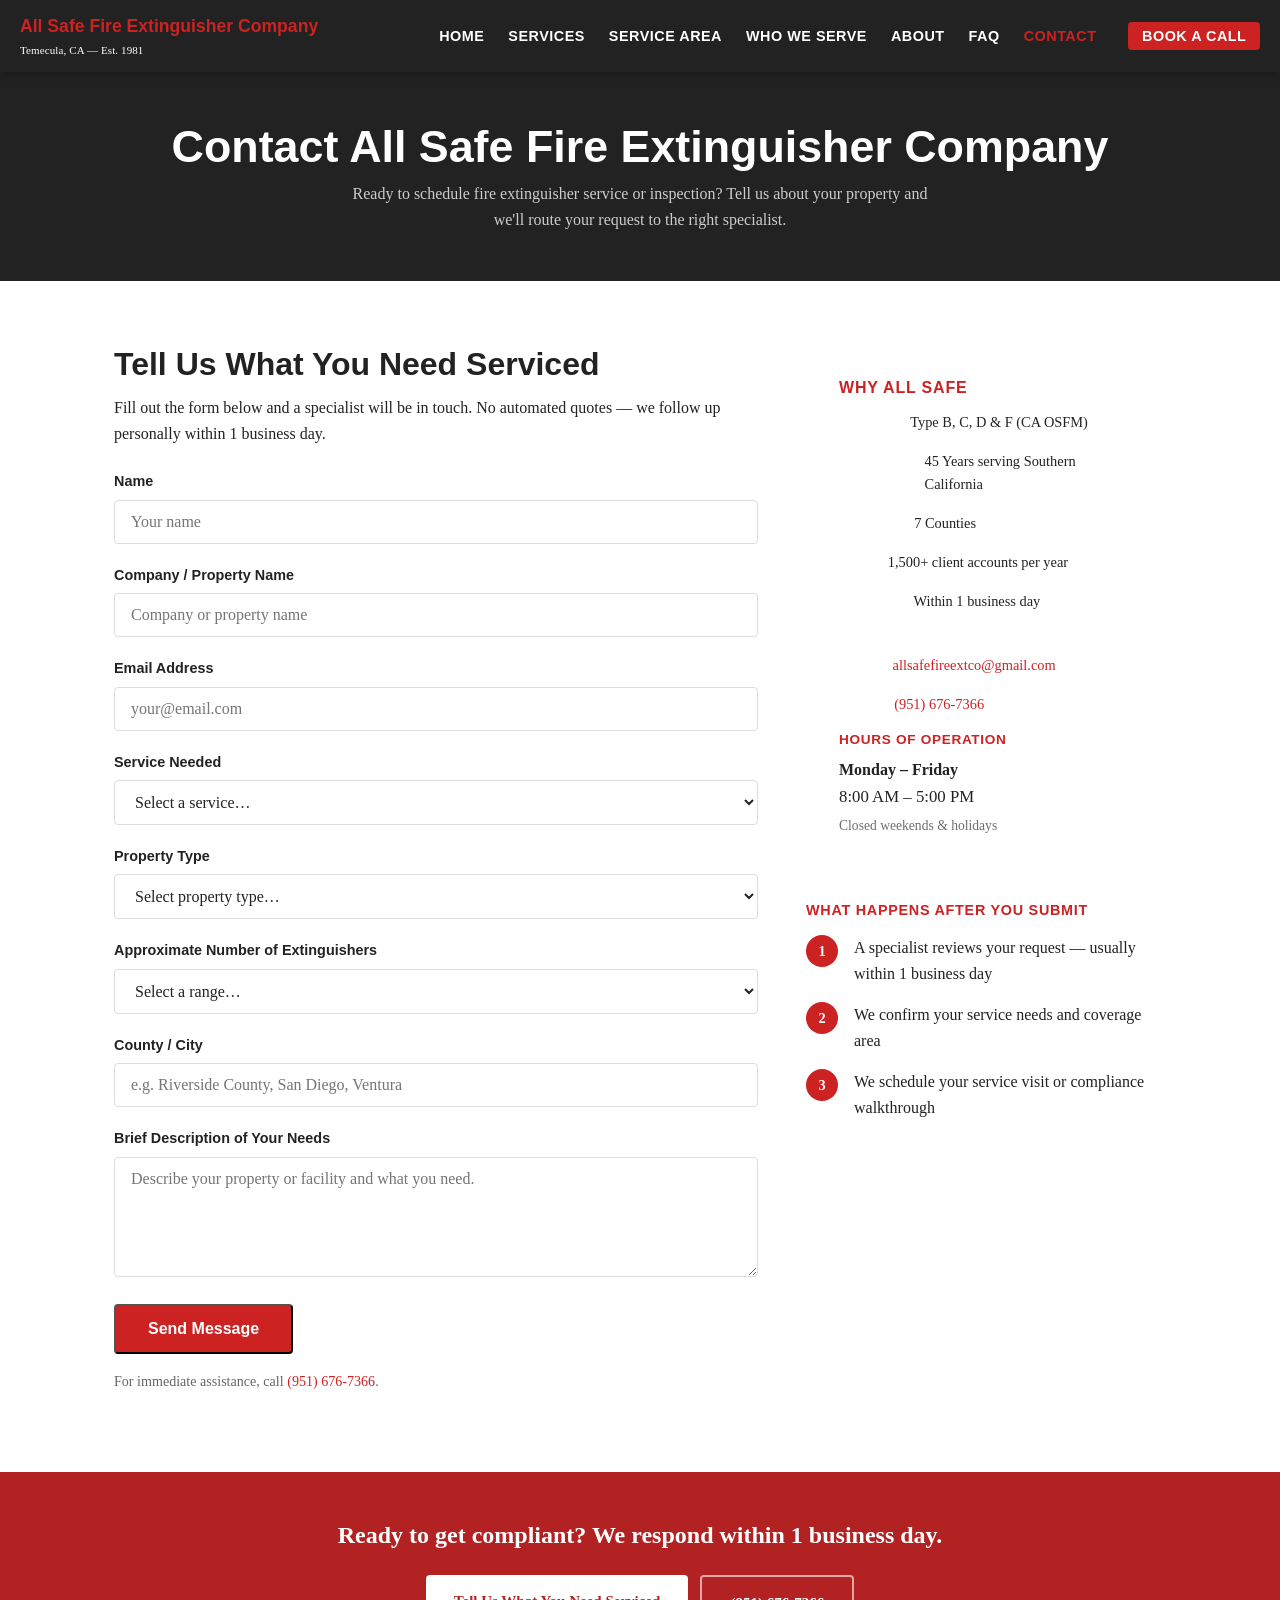
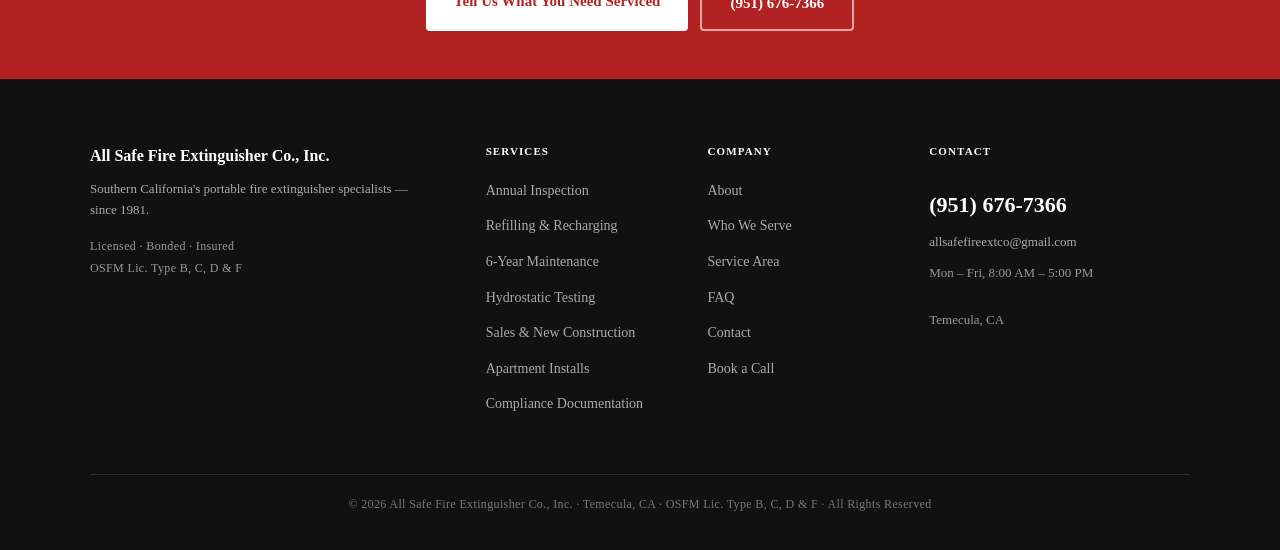
<file: contact.html>
<!DOCTYPE html>
<html lang="en">
<head>
  <meta charset="UTF-8">
  <meta name="viewport" content="width=device-width, initial-scale=1.0">
  <title>Contact All Safe Fire Extinguisher Company | Temecula, CA</title>
  <meta name="description" content="Contact All Safe Fire Extinguisher Company for inspection, recharging &amp; hydrostatic testing in Los Angeles, Orange County, Riverside, San Diego &amp; Southern California. OSFM-certified. (951) 676-7366.">
  <link rel="canonical" href="https://allsafefire.com/contact.html">
  <link rel="stylesheet" href="style.css">
  <script type="application/ld+json">
  {
    "@context": "https://schema.org",
    "@type": "LocalBusiness",
    "name": "All Safe Fire Extinguisher Co., Inc.",
    "telephone": "(951) 676-7366",
    "email": "allsafefireextco@gmail.com",
    "address": {
      "@type": "PostalAddress",
      "addressLocality": "Temecula",
      "addressRegion": "CA",
      "addressCountry": "US"
    },
    "url": "https://allsafefire.com",
    "foundingDate": "1981-06-01",
    "areaServed": "Southern California"
  }
  </script>
</head>
<body>
<header>
  <div class="header-inner">
    <div class="header-brand">
      <a href="index.html" class="site-name">All Safe Fire Extinguisher Company</a>
      <span class="header-meta">Temecula, CA &mdash; Est. 1981</span>
    </div>
    <button class="nav-toggle" aria-label="Toggle navigation">&#9776;</button>

    <nav>
      <ul>
        <li><a href="index.html">Home</a></li>
        <li><a href="services.html">Services</a></li>
        <li><a href="service-area.html">Service Area</a></li>
        <li><a href="who-we-serve.html">Who We Serve</a></li>
        <li><a href="about.html">About</a></li>
        <li><a href="faq.html">FAQ</a></li>
        <li><a href="contact.html" class="active">Contact</a></li>
        <li><a href="book-a-call.html" class="nav-cta">Book a Call</a></li>
      </ul>
    </nav>
  </div>
</header>
<main>
  <section class="page-hero">
    <div class="container">
      <h1>Contact All Safe Fire Extinguisher Company</h1>
      <p class="hero-sub">Ready to schedule fire extinguisher service or inspection? Tell us about your property and we'll route your request to the right specialist.</p>
    </div>
  </section>
  <section class="section">
    <div class="container contact-layout">

      <div class="contact-form-wrap">
        <h2>Tell Us What You Need Serviced</h2>
        <p>Fill out the form below and a specialist will be in touch. No automated quotes &mdash; we follow up personally within 1 business day.</p>
        <form class="contact-form" action="mailto:allsafefireextco@gmail.com" method="POST" enctype="text/plain">
          <div class="form-group">
            <label for="name">Name</label>
            <input type="text" id="name" name="name" placeholder="Your name" required>
          </div>
          <div class="form-group">
            <label for="company">Company / Property Name</label>
            <input type="text" id="company" name="company" placeholder="Company or property name">
          </div>
          <div class="form-group">
            <label for="email">Email Address</label>
            <input type="email" id="email" name="email" placeholder="your@email.com" required>
          </div>
          <div class="form-group">
            <label for="service">Service Needed</label>
            <select id="service" name="service">
              <option value="">Select a service&hellip;</option>
              <option value="annual-inspection">Annual Inspection</option>
              <option value="recharging">Recharging</option>
              <option value="hydrostatic">Hydrostatic Testing</option>
              <option value="six-year">6-Year Maintenance</option>
              <option value="new-installation">New Installation</option>
              <option value="compliance-docs">Compliance Documentation</option>
              <option value="not-sure">Not Sure</option>
            </select>
          </div>
          <div class="form-group">
            <label for="property-type">Property Type</label>
            <select id="property-type" name="property_type">
              <option value="">Select property type&hellip;</option>
              <option value="apartment">Apartment Building</option>
              <option value="commercial-office">Commercial Office</option>
              <option value="retail">Retail</option>
              <option value="industrial">Industrial</option>
              <option value="school">School</option>
              <option value="other">Other</option>
            </select>
          </div>
          <div class="form-group">
            <label for="extinguisher-count">Approximate Number of Extinguishers</label>
            <select id="extinguisher-count" name="extinguisher_count">
              <option value="">Select a range&hellip;</option>
              <option value="1-10">1&ndash;10</option>
              <option value="11-50">11&ndash;50</option>
              <option value="51-200">51&ndash;200</option>
              <option value="200+">200+</option>
            </select>
          </div>
          <div class="form-group">
            <label for="county">County / City</label>
            <input type="text" id="county" name="county" placeholder="e.g. Riverside County, San Diego, Ventura">
          </div>
          <div class="form-group">
            <label for="message">Brief Description of Your Needs</label>
            <textarea id="message" name="message" rows="4" placeholder="Describe your property or facility and what you need."></textarea>
          </div>
          <button type="submit" class="btn btn-primary">Send Message</button>
          <p class="form-note">For immediate assistance, call <a href="tel:9516767366">(951) 676-7366</a>.</p>
        </form>
      </div>

      <div class="contact-sidebar">
        <div class="contact-trust-panel">
          <h3>Why All Safe</h3>
          <div class="contact-trust-item">
            <strong>Licensed:</strong> <span>Type B, C, D &amp; F (CA OSFM)</span>
          </div>
          <div class="contact-trust-item">
            <strong>Experience:</strong> <span>45 Years serving Southern California</span>
          </div>
          <div class="contact-trust-item">
            <strong>Coverage:</strong> <span>7 Counties</span>
          </div>
          <div class="contact-trust-item">
            <strong>Scale:</strong> <span>1,500+ client accounts per year</span>
          </div>
          <div class="contact-trust-item">
            <strong>Response:</strong> <span>Within 1 business day</span>
          </div>
          <hr style="border:none;border-top:1px solid rgba(255,255,255,.1);margin:1.25rem 0;">
          <div class="contact-trust-item">
            <strong>Email:</strong> <span><a href="mailto:allsafefireextco@gmail.com">allsafefireextco@gmail.com</a></span>
          </div>
          <div class="contact-trust-item">
            <strong>Phone:</strong> <span><a href="tel:9516767366">(951) 676-7366</a></span>
          </div>
          <div class="contact-hours">
            <h3 style="font-size:.85rem;text-transform:uppercase;letter-spacing:.05em;color:var(--red);margin:0 0 .5rem;">Hours of Operation</h3>
            <div class="hours-block">
              <p class="hours-days">Monday &ndash; Friday</p>
              <p class="hours-time">8:00 AM &ndash; 5:00 PM</p>
              <p class="hours-note">Closed weekends &amp; holidays</p>
            </div>
          </div>
        </div>

        <div style="margin-top:2rem;">
          <h3 style="font-size:.9rem;text-transform:uppercase;letter-spacing:.05em;color:var(--red);margin-bottom:1rem;">What Happens After You Submit</h3>
          <div class="next-steps">
            <div class="next-step">
              <div class="step-num">1</div>
              <p style="margin:0;">A specialist reviews your request &mdash; usually within 1 business day</p>
            </div>
            <div class="next-step">
              <div class="step-num">2</div>
              <p style="margin:0;">We confirm your service needs and coverage area</p>
            </div>
            <div class="next-step">
              <div class="step-num">3</div>
              <p style="margin:0;">We schedule your service visit or compliance walkthrough</p>
            </div>
          </div>
        </div>
      </div>

    </div>
  </section>
</main>

<script>
  document.querySelector('.nav-toggle').addEventListener('click', function() {
    document.querySelector('header nav').classList.toggle('nav-open');
  });
</script>
<!-- PRE-FOOTER CTA STRIP -->
<div class="prefooter-cta">
  <div class="prefooter-inner">
    <p class="prefooter-headline">Ready to get compliant? We respond within 1 business day.</p>
    <div class="prefooter-actions">
      <a href="contact.html" class="btn-footer-primary">Tell Us What You Need Serviced</a>
      <a href="tel:9516767366" class="btn-footer-secondary">(951) 676-7366</a>
    </div>
  </div>
</div>

<!-- MAIN FOOTER -->
<footer class="site-footer">
  <div class="footer-inner">
    <div class="footer-col footer-brand">
      <p class="footer-company-name">All Safe Fire Extinguisher Co., Inc.</p>
      <p class="footer-descriptor">Southern California's portable fire extinguisher specialists &mdash; since 1981.</p>
      <p class="footer-badges">Licensed &middot; Bonded &middot; Insured<br>OSFM Lic. Type B, C, D &amp; F</p>
    </div>
    <div class="footer-col">
      <p class="footer-col-heading">Services</p>
      <ul class="footer-links">
        <li><a href="services.html#annual-inspection">Annual Inspection</a></li>
        <li><a href="services.html#recharging">Refilling &amp; Recharging</a></li>
        <li><a href="services.html#six-year">6-Year Maintenance</a></li>
        <li><a href="services.html#hydrostatic">Hydrostatic Testing</a></li>
        <li><a href="services.html#sales">Sales &amp; New Construction</a></li>
        <li><a href="services.html#apartment-installs">Apartment Installs</a></li>
        <li><a href="services.html#compliance-docs">Compliance Documentation</a></li>
      </ul>
    </div>
    <div class="footer-col">
      <p class="footer-col-heading">Company</p>
      <ul class="footer-links">
        <li><a href="about.html">About</a></li>
        <li><a href="who-we-serve.html">Who We Serve</a></li>
        <li><a href="service-area.html">Service Area</a></li>
        <li><a href="faq.html">FAQ</a></li>
        <li><a href="contact.html">Contact</a></li>
        <li><a href="book-a-call.html">Book a Call</a></li>
      </ul>
    </div>
    <div class="footer-col footer-contact">
      <p class="footer-col-heading">Contact</p>
      <a href="tel:9516767366" class="footer-phone">(951) 676-7366</a>
      <a href="mailto:allsafefireextco@gmail.com" class="footer-email">allsafefireextco@gmail.com</a>
      <p class="footer-hours">Mon &ndash; Fri, 8:00 AM &ndash; 5:00 PM</p>
      <p class="footer-location">Temecula, CA</p>
    </div>
  </div>
  <div class="footer-bottom">
    <p>&copy; 2026 All Safe Fire Extinguisher Co., Inc. &middot; Temecula, CA &middot; OSFM Lic. Type B, C, D &amp; F &middot; All Rights Reserved</p>
  </div>
</footer>
</body>
</html>
</file>
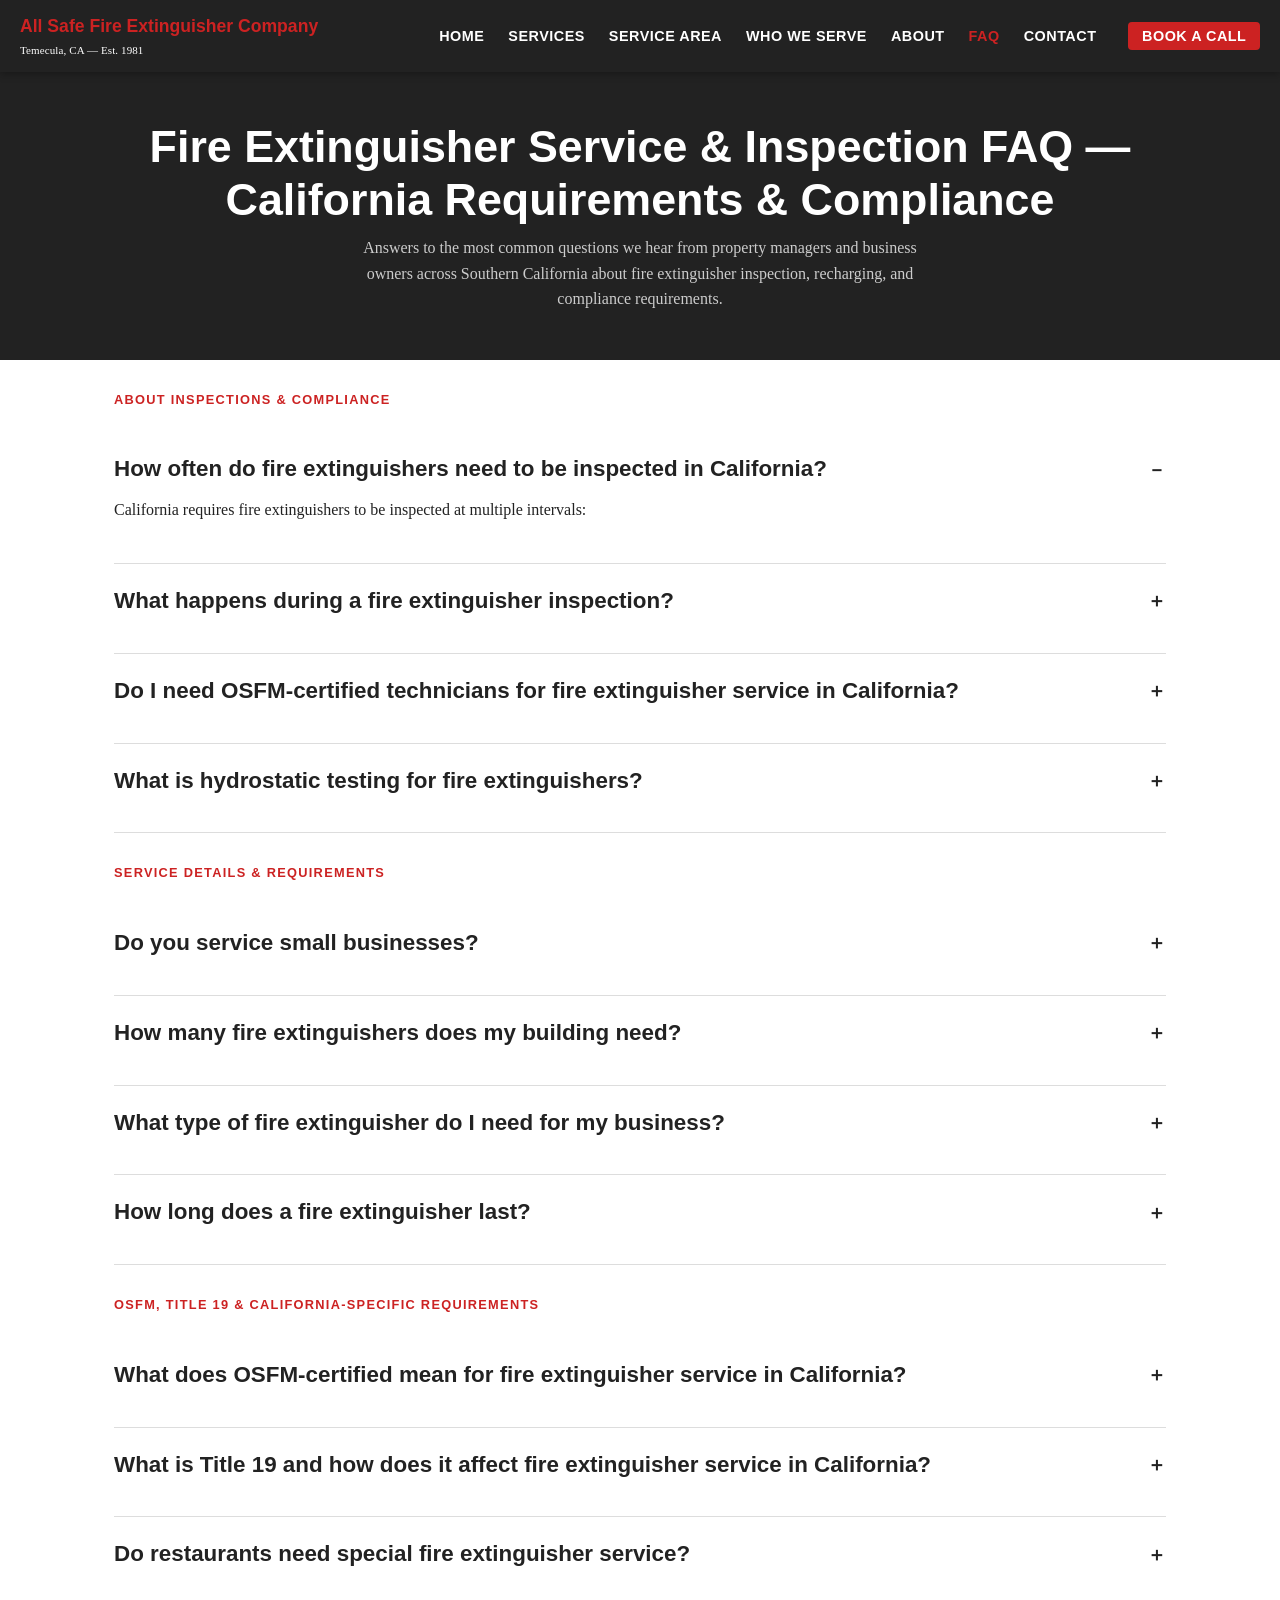
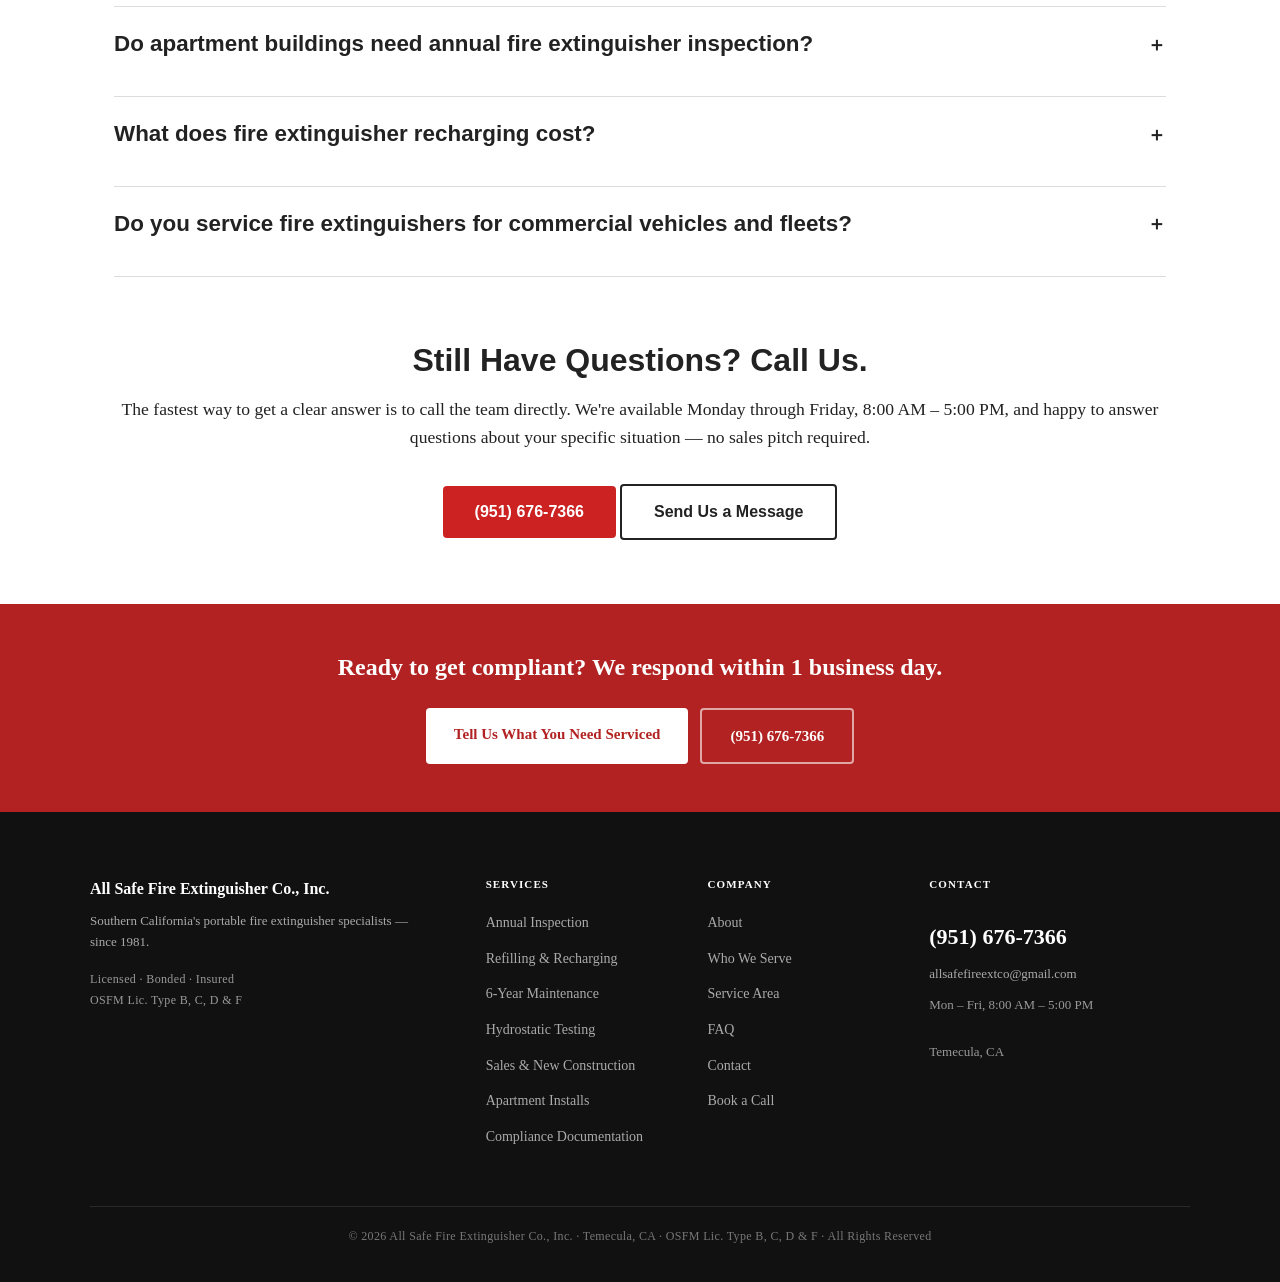
<file: faq.html>
<!DOCTYPE html>
<html lang="en">
<head>
  <meta charset="UTF-8">
  <meta name="viewport" content="width=device-width, initial-scale=1.0">
  <title>Fire Extinguisher Service &amp; Inspection FAQ — California Requirements | All Safe Fire Extinguisher Company</title>
  <meta name="description" content="Common questions about California fire extinguisher service, inspection requirements, OSFM certification, Title 19 compliance, recharging &amp; hydrostatic testing. All Safe Fire Extinguisher Company — serving Southern California since 1981.">
  <link rel="canonical" href="https://allsafefire.com/faq.html">
  <link rel="stylesheet" href="style.css">
</head>
<body>

<header>
  <div class="header-inner">
    <div class="header-brand">
      <a href="index.html" class="site-name">All Safe Fire Extinguisher Company</a>
      <span class="header-meta">Temecula, CA &mdash; Est. 1981</span>
    </div>
    <button class="nav-toggle" aria-label="Toggle navigation">&#9776;</button>

    <nav>
      <ul>
        <li><a href="index.html">Home</a></li>
        <li><a href="services.html">Services</a></li>
        <li><a href="service-area.html">Service Area</a></li>
        <li><a href="who-we-serve.html">Who We Serve</a></li>
        <li><a href="about.html">About</a></li>
        <li><a href="faq.html" class="active">FAQ</a></li>
        <li><a href="contact.html">Contact</a></li>
        <li><a href="book-a-call.html" class="nav-cta">Book a Call</a></li>
      </ul>
    </nav>
  </div>
</header>

<main>

  <section class="page-hero">
    <div class="container">
      <h1>Fire Extinguisher Service &amp; Inspection FAQ &mdash; California Requirements &amp; Compliance</h1>
      <p>Answers to the most common questions we hear from property managers and business owners across Southern California about fire extinguisher inspection, recharging, and compliance requirements.</p>
    </div>
  </section>

  <section class="faq-section">
    <div class="container">

      <h2 class="faq-group-label">About Inspections &amp; Compliance</h2>

      <div class="faq-item">
        <h3>How often do fire extinguishers need to be inspected in California?</h3>
        <p>California requires fire extinguishers to be inspected at multiple intervals:</p>
        <ul>
          <li><strong>Monthly visual check</strong> &mdash; performed by a designated employee; confirms location, pressure gauge in green zone, pin and seal intact, no physical damage</li>
          <li><strong>Annual licensed inspection</strong> &mdash; required by CCR Title 19; must be performed by an OSFM-certified technician; results in a dated, signed inspection tag</li>
          <li><strong>6-year internal examination</strong> &mdash; required by California State Fire Marshal for stored-pressure dry chemical extinguishers; full disassembly and internal inspection</li>
          <li><strong>Hydrostatic testing</strong> &mdash; every 5 or 12 years depending on extinguisher type per NFPA 10; verifies cylinder structural integrity</li>
        </ul>
      </div>

      <div class="faq-item">
        <h3>What happens during a fire extinguisher inspection?</h3>
        <p>Our OSFM-certified technician performs a methodical check of every critical component:</p>
        <ul>
          <li><strong>Pressure gauge</strong> &mdash; must read in the operable (green) zone; red zone means immediate recharge required</li>
          <li><strong>Pull pin</strong> &mdash; fully inserted and properly positioned; a missing or partially seated pin means the unit cannot be reliably activated</li>
          <li><strong>Tamper seal</strong> &mdash; confirms the unit has not been discharged or tampered with since last inspection</li>
          <li><strong>Discharge nozzle and hose</strong> &mdash; checked for obstructions, cracks, or deterioration</li>
          <li><strong>Cylinder body and label</strong> &mdash; examined for corrosion, dents, or damage; illegible labels are a compliance failure under NFPA 10</li>
          <li><strong>Mounting and accessibility</strong> &mdash; correct height, clearly visible, unobstructed per NFPA 10 requirements</li>
        </ul>
        <p>At the conclusion, we affix a dated tag with our technician's OSFM license number as required by California law.</p>
      </div>

      <div class="faq-item">
        <h3>Do I need OSFM-certified technicians for fire extinguisher service in California?</h3>
        <p>Yes. California Code of Regulations Title 19 requires that annual inspections, recharging, and hydrostatic testing be performed by OSFM-licensed technicians. Service by an unlicensed technician produces legally invalid inspection tags &mdash; a compliance failure regardless of the extinguisher's physical condition. This matters during fire marshal inspections, health department visits, and insurance carrier reviews.</p>
        <p>All Safe Fire Extinguisher Company technicians are fully licensed by the California OSFM. Every inspection tag we affix includes the technician's OSFM license number as required by California law.</p>
      </div>

      <div class="faq-item">
        <h3>What is hydrostatic testing for fire extinguishers?</h3>
        <p>Hydrostatic testing pressurizes an empty cylinder to above its rated working pressure to verify structural integrity. Over years of use, metal cylinders can develop micro-fractures or weakening invisible during standard inspection. Required intervals under NFPA 10:</p>
        <ul>
          <li><strong>CO2 and water-based extinguishers</strong> &mdash; every <strong>5 years</strong></li>
          <li><strong>Stored-pressure dry chemical extinguishers</strong> &mdash; every <strong>12 years</strong></li>
        </ul>
        <p>Hydrostatic testing must be performed at a licensed facility &mdash; it cannot be done in the field. Extinguishers past their due date are technically out of service. Cylinders that fail are condemned and replaced; those that pass are date-stamped and returned to service.</p>
      </div>

      <h2 class="faq-group-label">Service Details &amp; Requirements</h2>

      <div class="faq-item">
        <h3>Do you service small businesses?</h3>
        <p>Yes. Every fire extinguisher in California is subject to the same annual inspection and compliance requirements regardless of business size. We service accounts of all sizes across our 7-county service area &mdash; retail stores, small offices, gyms, salons, auto shops, warehouses, and more. There is no minimum account size. Call us at <a href="tel:9516767366">(951) 676-7366</a> or email <a href="mailto:allsafefireextco@gmail.com">allsafefireextco@gmail.com</a>.</p>
      </div>

      <div class="faq-item">
        <h3>How many fire extinguishers does my building need?</h3>
        <p>The number and type depends on your facility's size, layout, and hazard class. Under NFPA 10, extinguishers must be placed so the maximum travel distance from any point does not exceed 75 feet for Class A hazards or 50 feet for Class B hazards. Restaurants and commercial kitchens also require a Class K extinguisher within 30 feet of cooking equipment. Most commercial spaces need 2&ndash;4 units minimum, varying by square footage. Contact us and we'll assess your specific space.</p>
      </div>

      <div class="faq-item">
        <h3>What type of fire extinguisher do I need for my business?</h3>
        <p>Fire extinguishers are classified by the fire types they fight. The most common commercial extinguisher is the <strong>ABC dry chemical (multipurpose)</strong> unit, which covers Class A (ordinary combustibles), B (flammable liquids), and C (energized electrical equipment) fires. It's appropriate for most offices, retail, warehouses, and light manufacturing. Specialty situations require different types: Class K units for commercial kitchens, CO2 or clean agent for server rooms (no residue), and Class D for combustible metal environments. All Safe assesses your operations and hazard profile to recommend correctly.</p>
      </div>

      <div class="faq-item">
        <h3>How long does a fire extinguisher last?</h3>
        <p>A well-maintained fire extinguisher can remain in service for 10&ndash;12 years or longer. Service life depends on passing all required annual inspections, hydrostatic testing at the correct intervals, and the absence of significant physical damage. An extinguisher that fails hydrostatic testing or shows structural damage must be replaced regardless of age. Most manufacturers recommend replacement after 12 years as a general guideline. The inspection and testing schedule exists precisely to make that determination accurately.</p>
      </div>


      <h2 class="faq-group-label">OSFM, Title 19 &amp; California-Specific Requirements</h2>

      <div class="faq-item">
        <h3>What does OSFM-certified mean for fire extinguisher service in California?</h3>
        <p>OSFM stands for California Office of the State Fire Marshal. State law requires that anyone performing fire extinguisher service, inspection, or recharging in California hold an active OSFM license. All Safe technicians are OSFM-certified under Type B, C, D, and F licenses &mdash; covering the full range of portable extinguishers. When you hire an uncertified vendor, your compliance documentation has no legal standing.</p>
      </div>

      <div class="faq-item">
        <h3>What is Title 19 and how does it affect fire extinguisher service in California?</h3>
        <p>Title 19 is California's Code of Regulations governing fire protection equipment, including portable fire extinguishers. It requires annual inspection by a licensed technician, 6-year internal maintenance, and hydrostatic testing on schedule. Non-compliance can result in failed fire inspections, insurance issues, and liability exposure. All Safe performs all fire extinguisher service to Title 19 standard and provides written documentation for your records.</p>
      </div>

      <div class="faq-item">
        <h3>Do restaurants need special fire extinguisher service?</h3>
        <p>Yes. Commercial kitchens require Class K fire extinguishers specifically rated for cooking oil fires. These must be inspected annually and are subject to the same Title 19 and NFPA 10 requirements as other extinguisher types. All Safe services Class K extinguishers for restaurants, cafeterias, and food production facilities throughout Southern California.</p>
      </div>

      <div class="faq-item">
        <h3>Do apartment buildings need annual fire extinguisher inspection?</h3>
        <p>Yes. California Health &amp; Safety Code and Title 19 require all residential buildings &mdash; including apartments and multifamily complexes &mdash; to have fire extinguishers inspected annually by an OSFM-certified technician. All Safe handles fire extinguisher service and inspection for apartment buildings of every size across Southern California, including second-landing installs required by code.</p>
      </div>

      <div class="faq-item">
        <h3>What does fire extinguisher recharging cost?</h3>
        <p>Recharge costs vary by extinguisher type and size. All Safe offers competitive pricing for property management portfolios with multiple units &mdash; contact us for a site quote. We don't publish pricing online because every account is different.</p>
      </div>

      <div class="faq-item">
        <h3>Do you service fire extinguishers for commercial vehicles and fleets?</h3>
        <p>Yes. Commercial motor vehicles over 10,000 lbs are required by federal law (49 CFR &sect;&nbsp;393.95) to carry properly rated, inspected fire extinguishers. We service commercial fleets &mdash; from delivery vehicles and box trucks to construction equipment &mdash; ensuring their extinguishers meet current DOT requirements. We handle annual inspections, recharging, and documentation so drivers and fleet managers stay road-legal.</p>
      </div>

    </div>
  </section>

  <section class="cta-section">
    <div class="container">
      <h2>Still Have Questions? Call Us.</h2>
      <p>The fastest way to get a clear answer is to call the team directly. We're available Monday through Friday, 8:00 AM – 5:00 PM, and happy to answer questions about your specific situation &mdash; no sales pitch required.</p>
      <div class="cta-buttons">
        <a href="tel:9516767366" class="btn btn-primary">(951) 676-7366</a>
        <a href="contact.html" class="btn btn-secondary">Send Us a Message</a>
      </div>
    </div>
  </section>

</main>



<script type="application/ld+json">
{
  "@context": "https://schema.org",
  "@graph": [
    {
      "@type": "FAQPage",
      "mainEntity": [
        {
          "@type": "Question",
          "name": "How often do fire extinguishers need to be inspected in California?",
          "acceptedAnswer": { "@type": "Answer", "text": "California requires monthly visual inspections by a designated employee and annual inspections by an OSFM-certified technician under CCR Title 19. NFPA 10 also requires a 6-year internal examination for stored-pressure dry chemical extinguishers and hydrostatic testing every 5 or 12 years depending on extinguisher type." }
        },
        {
          "@type": "Question",
          "name": "What happens during a fire extinguisher inspection?",
          "acceptedAnswer": { "@type": "Answer", "text": "A certified technician checks the pressure gauge (must read in the green zone), pull pin (intact and properly seated), tamper seal (unbroken), discharge nozzle and hose (clear and undamaged), cylinder body and label (no corrosion or damage), and mounting and accessibility compliance. The unit is tagged with the date and technician's OSFM license number as required by California law." }
        },
        {
          "@type": "Question",
          "name": "What is hydrostatic testing for fire extinguishers?",
          "acceptedAnswer": { "@type": "Answer", "text": "Hydrostatic testing pressurizes the empty cylinder to above its rated working pressure to verify structural integrity. NFPA 10 requires CO2 and water-based extinguishers to be tested every 5 years, and stored-pressure dry chemical extinguishers every 12 years. It must be performed at a licensed facility." }
        },
        {
          "@type": "Question",
          "name": "Do I need OSFM-certified technicians for fire extinguisher service in California?",
          "acceptedAnswer": { "@type": "Answer", "text": "Yes. California Code of Regulations Title 19 requires that annual inspections, recharging, and hydrostatic testing be performed by OSFM-licensed technicians. Service by unlicensed technicians results in invalid inspection tags and a compliance failure under California law. All Safe technicians are fully OSFM-licensed." }
        },
        {
          "@type": "Question",
          "name": "How many fire extinguishers does my building need?",
          "acceptedAnswer": { "@type": "Answer", "text": "The number depends on your facility's size, layout, and hazard class. Under NFPA 10, maximum travel distance to any extinguisher is 75 feet for Class A hazards and 50 feet for Class B hazards. Most commercial spaces need 2-4 units minimum." }
        },
        {
          "@type": "Question",
          "name": "What type of fire extinguisher do I need for my business?",
          "acceptedAnswer": { "@type": "Answer", "text": "Most businesses need ABC dry chemical (multipurpose) extinguishers rated for Class A, B, and C fires. Server rooms benefit from CO2 or clean agent extinguishers. The right type depends on your business operations, layout, and specific hazards." }
        },
        {
          "@type": "Question",
          "name": "How long does a fire extinguisher last?",
          "acceptedAnswer": { "@type": "Answer", "text": "A well-maintained fire extinguisher can last 10-12 years or longer. Service life depends on passing all required annual inspections, hydrostatic testing, and having no significant physical damage. An extinguisher that fails hydrostatic testing or shows structural damage must be replaced regardless of age." }
        },
        {
          "@type": "Question",
          "name": "Do you service small businesses?",
          "acceptedAnswer": { "@type": "Answer", "text": "Yes. Every fire extinguisher in California is subject to the same annual inspection and compliance requirements regardless of business size. We service accounts of all sizes across 7 counties. There is no minimum account size." }
        },
        {
          "@type": "Question",
          "name": "Do you service fire extinguishers for commercial vehicles and fleets?",
          "acceptedAnswer": { "@type": "Answer", "text": "Yes. Commercial motor vehicles over 10,000 lbs are required by federal law (49 CFR § 393.95) to carry properly rated, inspected fire extinguishers. We service commercial fleets — from delivery vehicles and box trucks to construction equipment — ensuring their extinguishers meet current DOT requirements. We handle annual inspections, recharging, and documentation so drivers and fleet managers stay road-legal." }
        }
      ]
    },
    {
      "@type": "BreadcrumbList",
      "itemListElement": [
        { "@type": "ListItem", "position": 1, "name": "Home", "item": "https://allsafefire.com/" },
        { "@type": "ListItem", "position": 2, "name": "FAQ", "item": "https://allsafefire.com/faq.html" }
      ]
    }
  ]
}
</script>
<script>
  document.querySelector('.nav-toggle').addEventListener('click', function() {
    document.querySelector('header nav').classList.toggle('nav-open');
  });
</script>
<script>
document.querySelectorAll('.faq-item h3').forEach(function(q) {
  q.style.cursor = 'pointer';
  var answer = q.nextElementSibling;
  answer.style.display = 'none';
  q.addEventListener('click', function() {
    var isOpen = answer.style.display !== 'none';
    document.querySelectorAll('.faq-item p, .faq-item ul').forEach(function(a) { a.style.display = 'none'; });
    document.querySelectorAll('.faq-item h3').forEach(function(h) { h.classList.remove('faq-open'); });
    if (!isOpen) { answer.style.display = 'block'; q.classList.add('faq-open'); }
  });
});
// Open first FAQ by default
var first = document.querySelector('.faq-item h3');
if (first) { first.click(); }
</script>
<!-- PRE-FOOTER CTA STRIP -->
<div class="prefooter-cta">
  <div class="prefooter-inner">
    <p class="prefooter-headline">Ready to get compliant? We respond within 1 business day.</p>
    <div class="prefooter-actions">
      <a href="contact.html" class="btn-footer-primary">Tell Us What You Need Serviced</a>
      <a href="tel:9516767366" class="btn-footer-secondary">(951) 676-7366</a>
    </div>
  </div>
</div>

<!-- MAIN FOOTER -->
<footer class="site-footer">
  <div class="footer-inner">
    <div class="footer-col footer-brand">
      <p class="footer-company-name">All Safe Fire Extinguisher Co., Inc.</p>
      <p class="footer-descriptor">Southern California's portable fire extinguisher specialists &mdash; since 1981.</p>
      <p class="footer-badges">Licensed &middot; Bonded &middot; Insured<br>OSFM Lic. Type B, C, D &amp; F</p>
    </div>
    <div class="footer-col">
      <p class="footer-col-heading">Services</p>
      <ul class="footer-links">
        <li><a href="services.html#annual-inspection">Annual Inspection</a></li>
        <li><a href="services.html#recharging">Refilling &amp; Recharging</a></li>
        <li><a href="services.html#six-year">6-Year Maintenance</a></li>
        <li><a href="services.html#hydrostatic">Hydrostatic Testing</a></li>
        <li><a href="services.html#sales">Sales &amp; New Construction</a></li>
        <li><a href="services.html#apartment-installs">Apartment Installs</a></li>
        <li><a href="services.html#compliance-docs">Compliance Documentation</a></li>
      </ul>
    </div>
    <div class="footer-col">
      <p class="footer-col-heading">Company</p>
      <ul class="footer-links">
        <li><a href="about.html">About</a></li>
        <li><a href="who-we-serve.html">Who We Serve</a></li>
        <li><a href="service-area.html">Service Area</a></li>
        <li><a href="faq.html">FAQ</a></li>
        <li><a href="contact.html">Contact</a></li>
        <li><a href="book-a-call.html">Book a Call</a></li>
      </ul>
    </div>
    <div class="footer-col footer-contact">
      <p class="footer-col-heading">Contact</p>
      <a href="tel:9516767366" class="footer-phone">(951) 676-7366</a>
      <a href="mailto:allsafefireextco@gmail.com" class="footer-email">allsafefireextco@gmail.com</a>
      <p class="footer-hours">Mon &ndash; Fri, 8:00 AM &ndash; 5:00 PM</p>
      <p class="footer-location">Temecula, CA</p>
    </div>
  </div>
  <div class="footer-bottom">
    <p>&copy; 2026 All Safe Fire Extinguisher Co., Inc. &middot; Temecula, CA &middot; OSFM Lic. Type B, C, D &amp; F &middot; All Rights Reserved</p>
  </div>
</footer>
</body>
</html>
</file>
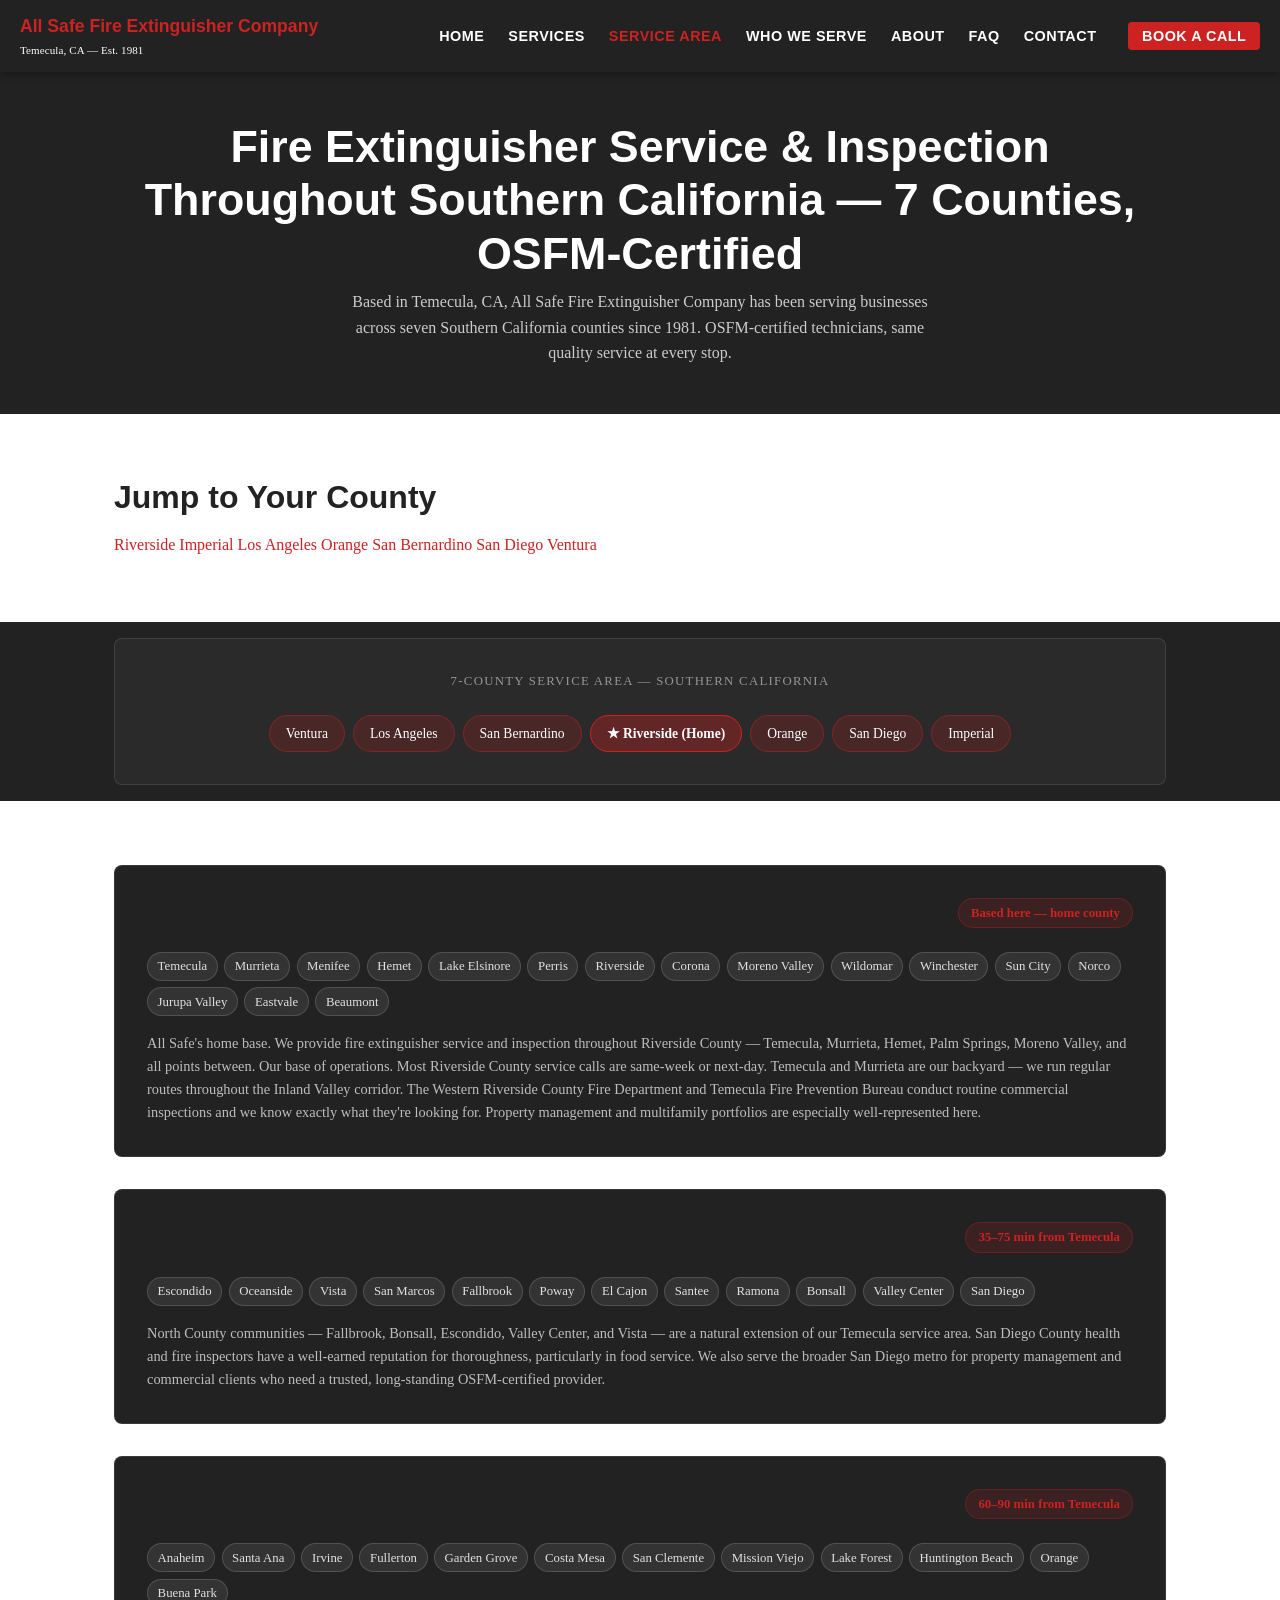
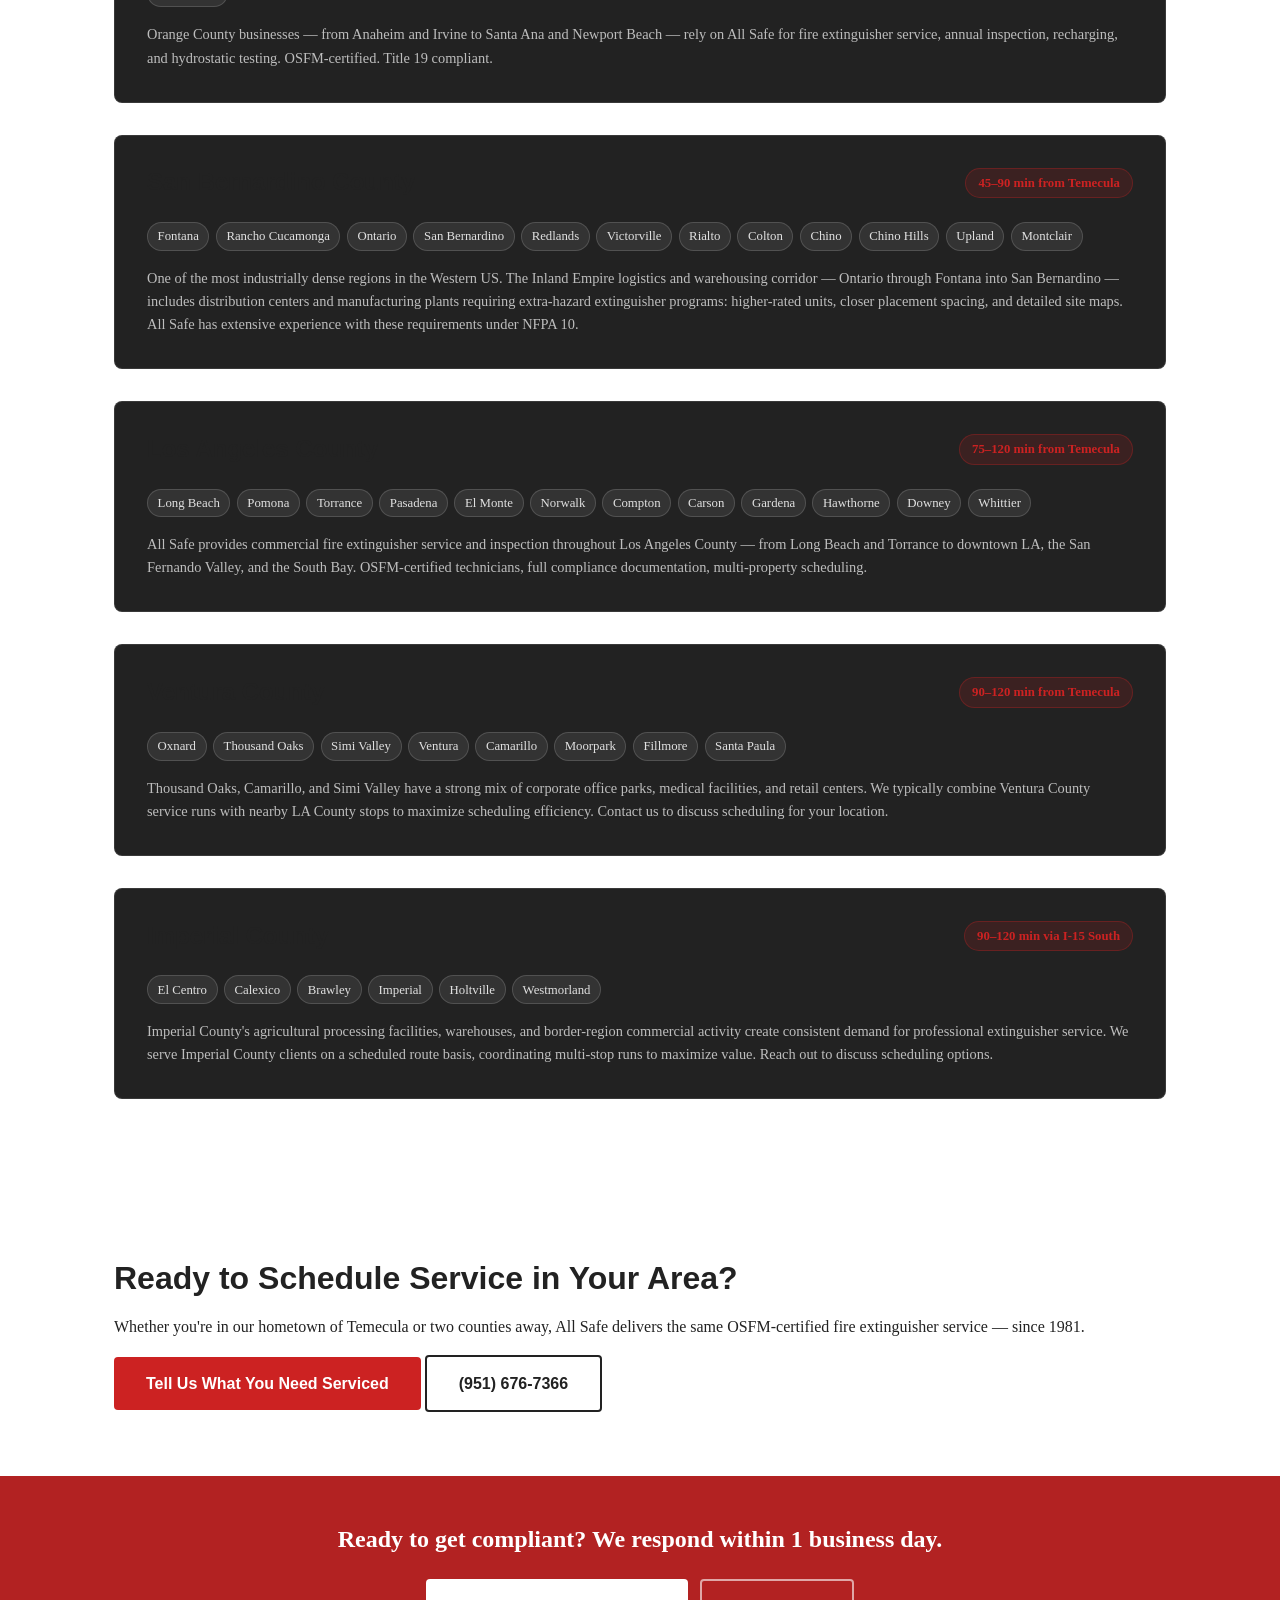
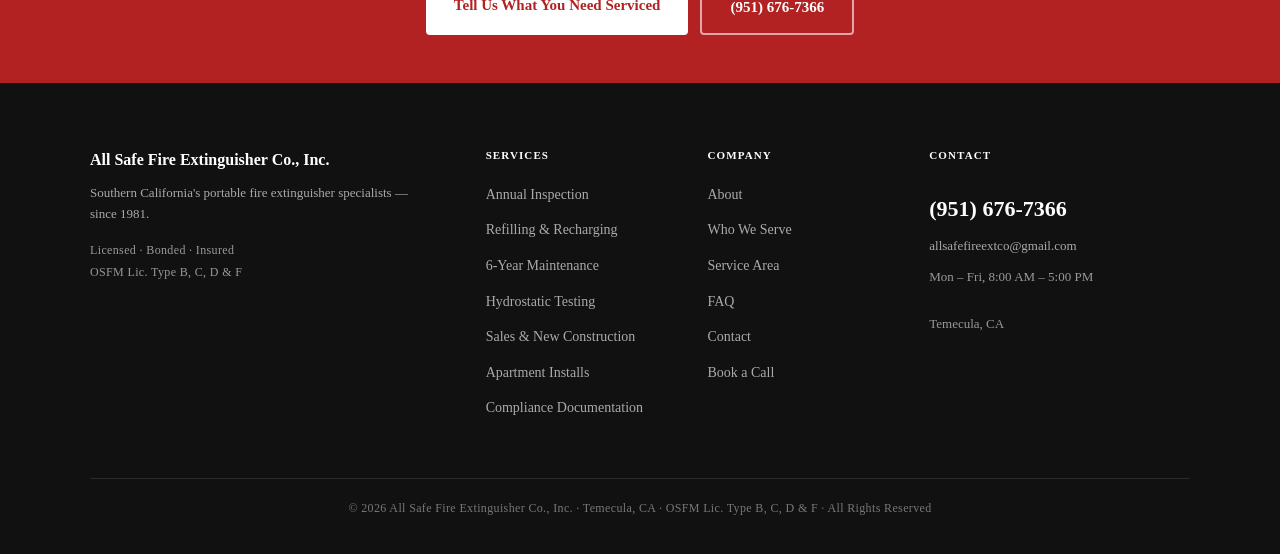
<file: service-area.html>
<!DOCTYPE html>
<html lang="en">
<head>
  <meta charset="UTF-8" />
  <meta name="viewport" content="width=device-width, initial-scale=1.0" />
  <title>Fire Extinguisher Service &amp; Inspection — Los Angeles, Orange County &amp; Southern California | All Safe Fire Extinguisher Company</title>
  <meta name="description" content="All Safe Fire Extinguisher Company provides OSFM-certified fire extinguisher service and inspection across Southern California — Los Angeles County, Orange County, Riverside, San Diego, San Bernardino, Ventura &amp; Imperial. Call (951) 676-7366." />
  <link rel="canonical" href="https://allsafefire.com/service-area.html" />
  <link rel="stylesheet" href="style.css" />
  <script type="application/ld+json">
  {
    "@context": "https://schema.org",
    "@graph": [
      {
        "@type": "LocalBusiness",
        "name": "All Safe Fire Extinguisher Co., Inc.",
        "telephone": "(951) 676-7366",
        "email": "allsafefireextco@gmail.com",
        "address": {
          "@type": "PostalAddress",
          "addressLocality": "Temecula",
          "addressRegion": "CA",
          "addressCountry": "US"
        },
        "areaServed": [
          {"@type": "AdministrativeArea", "name": "Riverside County, CA"},
          {"@type": "AdministrativeArea", "name": "San Diego County, CA"},
          {"@type": "AdministrativeArea", "name": "Orange County, CA"},
          {"@type": "AdministrativeArea", "name": "San Bernardino County, CA"},
          {"@type": "AdministrativeArea", "name": "Los Angeles County, CA"},
          {"@type": "AdministrativeArea", "name": "Ventura County, CA"},
          {"@type": "AdministrativeArea", "name": "Imperial County, CA"}
        ],
        "openingHours": "Mo-Fr 08:00-17:00",
        "url": "https://allsafefire.com"
      },
      {
        "@type": "BreadcrumbList",
        "itemListElement": [
          {"@type": "ListItem", "position": 1, "name": "Home", "item": "https://allsafefire.com/"},
          {"@type": "ListItem", "position": 2, "name": "Service Area", "item": "https://allsafefire.com/service-area.html"}
        ]
      }
    ]
  }
  </script>
</head>
<body>

<header>
  <div class="header-inner">
    <div class="header-brand">
      <a href="index.html" class="site-name">All Safe Fire Extinguisher Company</a>
      <span class="header-meta">Temecula, CA &mdash; Est. 1981</span>
    </div>
    <button class="nav-toggle" aria-label="Toggle navigation">&#9776;</button>

    <nav>
      <ul>
        <li><a href="index.html">Home</a></li>
        <li><a href="services.html">Services</a></li>
        <li><a href="service-area.html" class="active">Service Area</a></li>
        <li><a href="who-we-serve.html">Who We Serve</a></li>
        <li><a href="about.html">About</a></li>
        <li><a href="faq.html">FAQ</a></li>
        <li><a href="contact.html">Contact</a></li>
        <li><a href="book-a-call.html" class="nav-cta">Book a Call</a></li>
      </ul>
    </nav>
  </div>
</header>

<main>

  <section class="page-hero">
    <div class="container">
      <h1>Fire Extinguisher Service &amp; Inspection Throughout Southern California &mdash; 7 Counties, OSFM-Certified</h1>
      <p class="lead">Based in Temecula, CA, All Safe Fire Extinguisher Company has been serving businesses across seven Southern California counties since 1981. OSFM-certified technicians, same quality service at every stop.</p>
    </div>
  </section>

  <section class="section section-alt">
    <div class="container">
      <h2 class="text-center">Jump to Your County</h2>
      <div class="services-jump-nav">
        <a href="#riverside" class="jump-pill">Riverside</a>
        <a href="#imperial" class="jump-pill">Imperial</a>
        <a href="#losangeles" class="jump-pill">Los Angeles</a>
        <a href="#orange" class="jump-pill">Orange</a>
        <a href="#sanbernardino" class="jump-pill">San Bernardino</a>
        <a href="#sandiego" class="jump-pill">San Diego</a>
        <a href="#ventura" class="jump-pill">Ventura</a>
      </div>
    </div>
  </section>

  <!-- Simple geographic map placeholder -->
  <section class="section section-dark" style="padding-top:1rem;padding-bottom:1rem;">
    <div class="container">
      <div style="background:rgba(255,255,255,.04);border:1px solid rgba(255,255,255,.1);border-radius:.5rem;padding:2rem;text-align:center;">
        <p style="color:rgba(255,255,255,.5);font-size:.8rem;text-transform:uppercase;letter-spacing:.1em;margin-bottom:1.5rem;">7-County Service Area &mdash; Southern California</p>
        <div style="display:flex;flex-wrap:wrap;justify-content:center;gap:.5rem;">
          <span style="background:rgba(204,34,34,.2);border:1px solid rgba(204,34,34,.4);color:white;padding:.4rem 1rem;border-radius:2rem;font-size:.85rem;">Ventura</span>
          <span style="background:rgba(204,34,34,.2);border:1px solid rgba(204,34,34,.4);color:white;padding:.4rem 1rem;border-radius:2rem;font-size:.85rem;">Los Angeles</span>
          <span style="background:rgba(204,34,34,.2);border:1px solid rgba(204,34,34,.4);color:white;padding:.4rem 1rem;border-radius:2rem;font-size:.85rem;">San Bernardino</span>
          <span style="background:rgba(204,34,34,.35);border:1px solid var(--red);color:white;padding:.4rem 1rem;border-radius:2rem;font-size:.85rem;font-weight:700;">&#9733; Riverside (Home)</span>
          <span style="background:rgba(204,34,34,.2);border:1px solid rgba(204,34,34,.4);color:white;padding:.4rem 1rem;border-radius:2rem;font-size:.85rem;">Orange</span>
          <span style="background:rgba(204,34,34,.2);border:1px solid rgba(204,34,34,.4);color:white;padding:.4rem 1rem;border-radius:2rem;font-size:.85rem;">San Diego</span>
          <span style="background:rgba(204,34,34,.2);border:1px solid rgba(204,34,34,.4);color:white;padding:.4rem 1rem;border-radius:2rem;font-size:.85rem;">Imperial</span>
        </div>
      </div>
    </div>
  </section>

  <section class="section">
    <div class="container">

      <div class="county-card" id="riverside">
        <div class="county-card-header">
          <h2>Riverside County</h2>
          <span class="drive-badge">Based here &mdash; home county</span>
        </div>
        <div class="county-card-cities">
          <span class="city-chip">Temecula</span>
          <span class="city-chip">Murrieta</span>
          <span class="city-chip">Menifee</span>
          <span class="city-chip">Hemet</span>
          <span class="city-chip">Lake Elsinore</span>
          <span class="city-chip">Perris</span>
          <span class="city-chip">Riverside</span>
          <span class="city-chip">Corona</span>
          <span class="city-chip">Moreno Valley</span>
          <span class="city-chip">Wildomar</span>
          <span class="city-chip">Winchester</span>
          <span class="city-chip">Sun City</span>
          <span class="city-chip">Norco</span>
          <span class="city-chip">Jurupa Valley</span>
          <span class="city-chip">Eastvale</span>
          <span class="city-chip">Beaumont</span>
        </div>
        <p class="county-note">All Safe's home base. We provide fire extinguisher service and inspection throughout Riverside County &mdash; Temecula, Murrieta, Hemet, Palm Springs, Moreno Valley, and all points between. Our base of operations. Most Riverside County service calls are same-week or next-day. Temecula and Murrieta are our backyard &mdash; we run regular routes throughout the Inland Valley corridor. The Western Riverside County Fire Department and Temecula Fire Prevention Bureau conduct routine commercial inspections and we know exactly what they're looking for. Property management and multifamily portfolios are especially well-represented here.</p>
      </div>

      <div class="county-card" id="sandiego">
        <div class="county-card-header">
          <h2>San Diego County</h2>
          <span class="drive-badge">35&ndash;75 min from Temecula</span>
        </div>
        <div class="county-card-cities">
          <span class="city-chip">Escondido</span>
          <span class="city-chip">Oceanside</span>
          <span class="city-chip">Vista</span>
          <span class="city-chip">San Marcos</span>
          <span class="city-chip">Fallbrook</span>
          <span class="city-chip">Poway</span>
          <span class="city-chip">El Cajon</span>
          <span class="city-chip">Santee</span>
          <span class="city-chip">Ramona</span>
          <span class="city-chip">Bonsall</span>
          <span class="city-chip">Valley Center</span>
          <span class="city-chip">San Diego</span>
        </div>
        <p class="county-note">North County communities &mdash; Fallbrook, Bonsall, Escondido, Valley Center, and Vista &mdash; are a natural extension of our Temecula service area. San Diego County health and fire inspectors have a well-earned reputation for thoroughness, particularly in food service. We also serve the broader San Diego metro for property management and commercial clients who need a trusted, long-standing OSFM-certified provider.</p>
      </div>

      <div class="county-card" id="orange">
        <div class="county-card-header">
          <h2>Orange County</h2>
          <span class="drive-badge">60&ndash;90 min from Temecula</span>
        </div>
        <div class="county-card-cities">
          <span class="city-chip">Anaheim</span>
          <span class="city-chip">Santa Ana</span>
          <span class="city-chip">Irvine</span>
          <span class="city-chip">Fullerton</span>
          <span class="city-chip">Garden Grove</span>
          <span class="city-chip">Costa Mesa</span>
          <span class="city-chip">San Clemente</span>
          <span class="city-chip">Mission Viejo</span>
          <span class="city-chip">Lake Forest</span>
          <span class="city-chip">Huntington Beach</span>
          <span class="city-chip">Orange</span>
          <span class="city-chip">Buena Park</span>
        </div>
        <p class="county-note">Orange County businesses &mdash; from Anaheim and Irvine to Santa Ana and Newport Beach &mdash; rely on All Safe for fire extinguisher service, annual inspection, recharging, and hydrostatic testing. OSFM-certified. Title 19 compliant.</p>
      </div>

      <div class="county-card" id="sanbernardino">
        <div class="county-card-header">
          <h2>San Bernardino County</h2>
          <span class="drive-badge">45&ndash;90 min from Temecula</span>
        </div>
        <div class="county-card-cities">
          <span class="city-chip">Fontana</span>
          <span class="city-chip">Rancho Cucamonga</span>
          <span class="city-chip">Ontario</span>
          <span class="city-chip">San Bernardino</span>
          <span class="city-chip">Redlands</span>
          <span class="city-chip">Victorville</span>
          <span class="city-chip">Rialto</span>
          <span class="city-chip">Colton</span>
          <span class="city-chip">Chino</span>
          <span class="city-chip">Chino Hills</span>
          <span class="city-chip">Upland</span>
          <span class="city-chip">Montclair</span>
        </div>
        <p class="county-note">One of the most industrially dense regions in the Western US. The Inland Empire logistics and warehousing corridor &mdash; Ontario through Fontana into San Bernardino &mdash; includes distribution centers and manufacturing plants requiring extra-hazard extinguisher programs: higher-rated units, closer placement spacing, and detailed site maps. All Safe has extensive experience with these requirements under NFPA 10.</p>
      </div>

      <div class="county-card" id="losangeles">
        <div class="county-card-header">
          <h2>Los Angeles County</h2>
          <span class="drive-badge">75&ndash;120 min from Temecula</span>
        </div>
        <div class="county-card-cities">
          <span class="city-chip">Long Beach</span>
          <span class="city-chip">Pomona</span>
          <span class="city-chip">Torrance</span>
          <span class="city-chip">Pasadena</span>
          <span class="city-chip">El Monte</span>
          <span class="city-chip">Norwalk</span>
          <span class="city-chip">Compton</span>
          <span class="city-chip">Carson</span>
          <span class="city-chip">Gardena</span>
          <span class="city-chip">Hawthorne</span>
          <span class="city-chip">Downey</span>
          <span class="city-chip">Whittier</span>
        </div>
        <p class="county-note">All Safe provides commercial fire extinguisher service and inspection throughout Los Angeles County &mdash; from Long Beach and Torrance to downtown LA, the San Fernando Valley, and the South Bay. OSFM-certified technicians, full compliance documentation, multi-property scheduling.</p>
      </div>

      <div class="county-card" id="ventura">
        <div class="county-card-header">
          <h2>Ventura County</h2>
          <span class="drive-badge">90&ndash;120 min from Temecula</span>
        </div>
        <div class="county-card-cities">
          <span class="city-chip">Oxnard</span>
          <span class="city-chip">Thousand Oaks</span>
          <span class="city-chip">Simi Valley</span>
          <span class="city-chip">Ventura</span>
          <span class="city-chip">Camarillo</span>
          <span class="city-chip">Moorpark</span>
          <span class="city-chip">Fillmore</span>
          <span class="city-chip">Santa Paula</span>
        </div>
        <p class="county-note">Thousand Oaks, Camarillo, and Simi Valley have a strong mix of corporate office parks, medical facilities, and retail centers. We typically combine Ventura County service runs with nearby LA County stops to maximize scheduling efficiency. Contact us to discuss scheduling for your location.</p>
      </div>

      <div class="county-card" id="imperial">
        <div class="county-card-header">
          <h2>Imperial County</h2>
          <span class="drive-badge">90&ndash;120 min via I-15 South</span>
        </div>
        <div class="county-card-cities">
          <span class="city-chip">El Centro</span>
          <span class="city-chip">Calexico</span>
          <span class="city-chip">Brawley</span>
          <span class="city-chip">Imperial</span>
          <span class="city-chip">Holtville</span>
          <span class="city-chip">Westmorland</span>
        </div>
        <p class="county-note">Imperial County's agricultural processing facilities, warehouses, and border-region commercial activity create consistent demand for professional extinguisher service. We serve Imperial County clients on a scheduled route basis, coordinating multi-stop runs to maximize value. Reach out to discuss scheduling options.</p>
      </div>

    </div>
  </section>

  <section class="section section-alt">
    <div class="container text-center">
      <h2>Ready to Schedule Service in Your Area?</h2>
      <p>Whether you're in our hometown of Temecula or two counties away, All Safe delivers the same OSFM-certified fire extinguisher service &mdash; since 1981.</p>
      <div class="cta-buttons">
        <a href="contact.html" class="btn btn-primary">Tell Us What You Need Serviced</a>
        <a href="tel:9516767366" class="btn btn-secondary">(951) 676-7366</a>
      </div>
    </div>
  </section>

</main>



<script>
  document.querySelector('.nav-toggle').addEventListener('click', function() {
    document.querySelector('header nav').classList.toggle('nav-open');
  });
</script>
<!-- PRE-FOOTER CTA STRIP -->
<div class="prefooter-cta">
  <div class="prefooter-inner">
    <p class="prefooter-headline">Ready to get compliant? We respond within 1 business day.</p>
    <div class="prefooter-actions">
      <a href="contact.html" class="btn-footer-primary">Tell Us What You Need Serviced</a>
      <a href="tel:9516767366" class="btn-footer-secondary">(951) 676-7366</a>
    </div>
  </div>
</div>

<!-- MAIN FOOTER -->
<footer class="site-footer">
  <div class="footer-inner">
    <div class="footer-col footer-brand">
      <p class="footer-company-name">All Safe Fire Extinguisher Co., Inc.</p>
      <p class="footer-descriptor">Southern California's portable fire extinguisher specialists &mdash; since 1981.</p>
      <p class="footer-badges">Licensed &middot; Bonded &middot; Insured<br>OSFM Lic. Type B, C, D &amp; F</p>
    </div>
    <div class="footer-col">
      <p class="footer-col-heading">Services</p>
      <ul class="footer-links">
        <li><a href="services.html#annual-inspection">Annual Inspection</a></li>
        <li><a href="services.html#recharging">Refilling &amp; Recharging</a></li>
        <li><a href="services.html#six-year">6-Year Maintenance</a></li>
        <li><a href="services.html#hydrostatic">Hydrostatic Testing</a></li>
        <li><a href="services.html#sales">Sales &amp; New Construction</a></li>
        <li><a href="services.html#apartment-installs">Apartment Installs</a></li>
        <li><a href="services.html#compliance-docs">Compliance Documentation</a></li>
      </ul>
    </div>
    <div class="footer-col">
      <p class="footer-col-heading">Company</p>
      <ul class="footer-links">
        <li><a href="about.html">About</a></li>
        <li><a href="who-we-serve.html">Who We Serve</a></li>
        <li><a href="service-area.html">Service Area</a></li>
        <li><a href="faq.html">FAQ</a></li>
        <li><a href="contact.html">Contact</a></li>
        <li><a href="book-a-call.html">Book a Call</a></li>
      </ul>
    </div>
    <div class="footer-col footer-contact">
      <p class="footer-col-heading">Contact</p>
      <a href="tel:9516767366" class="footer-phone">(951) 676-7366</a>
      <a href="mailto:allsafefireextco@gmail.com" class="footer-email">allsafefireextco@gmail.com</a>
      <p class="footer-hours">Mon &ndash; Fri, 8:00 AM &ndash; 5:00 PM</p>
      <p class="footer-location">Temecula, CA</p>
    </div>
  </div>
  <div class="footer-bottom">
    <p>&copy; 2026 All Safe Fire Extinguisher Co., Inc. &middot; Temecula, CA &middot; OSFM Lic. Type B, C, D &amp; F &middot; All Rights Reserved</p>
  </div>
</footer>
</body>
</html>
</file>
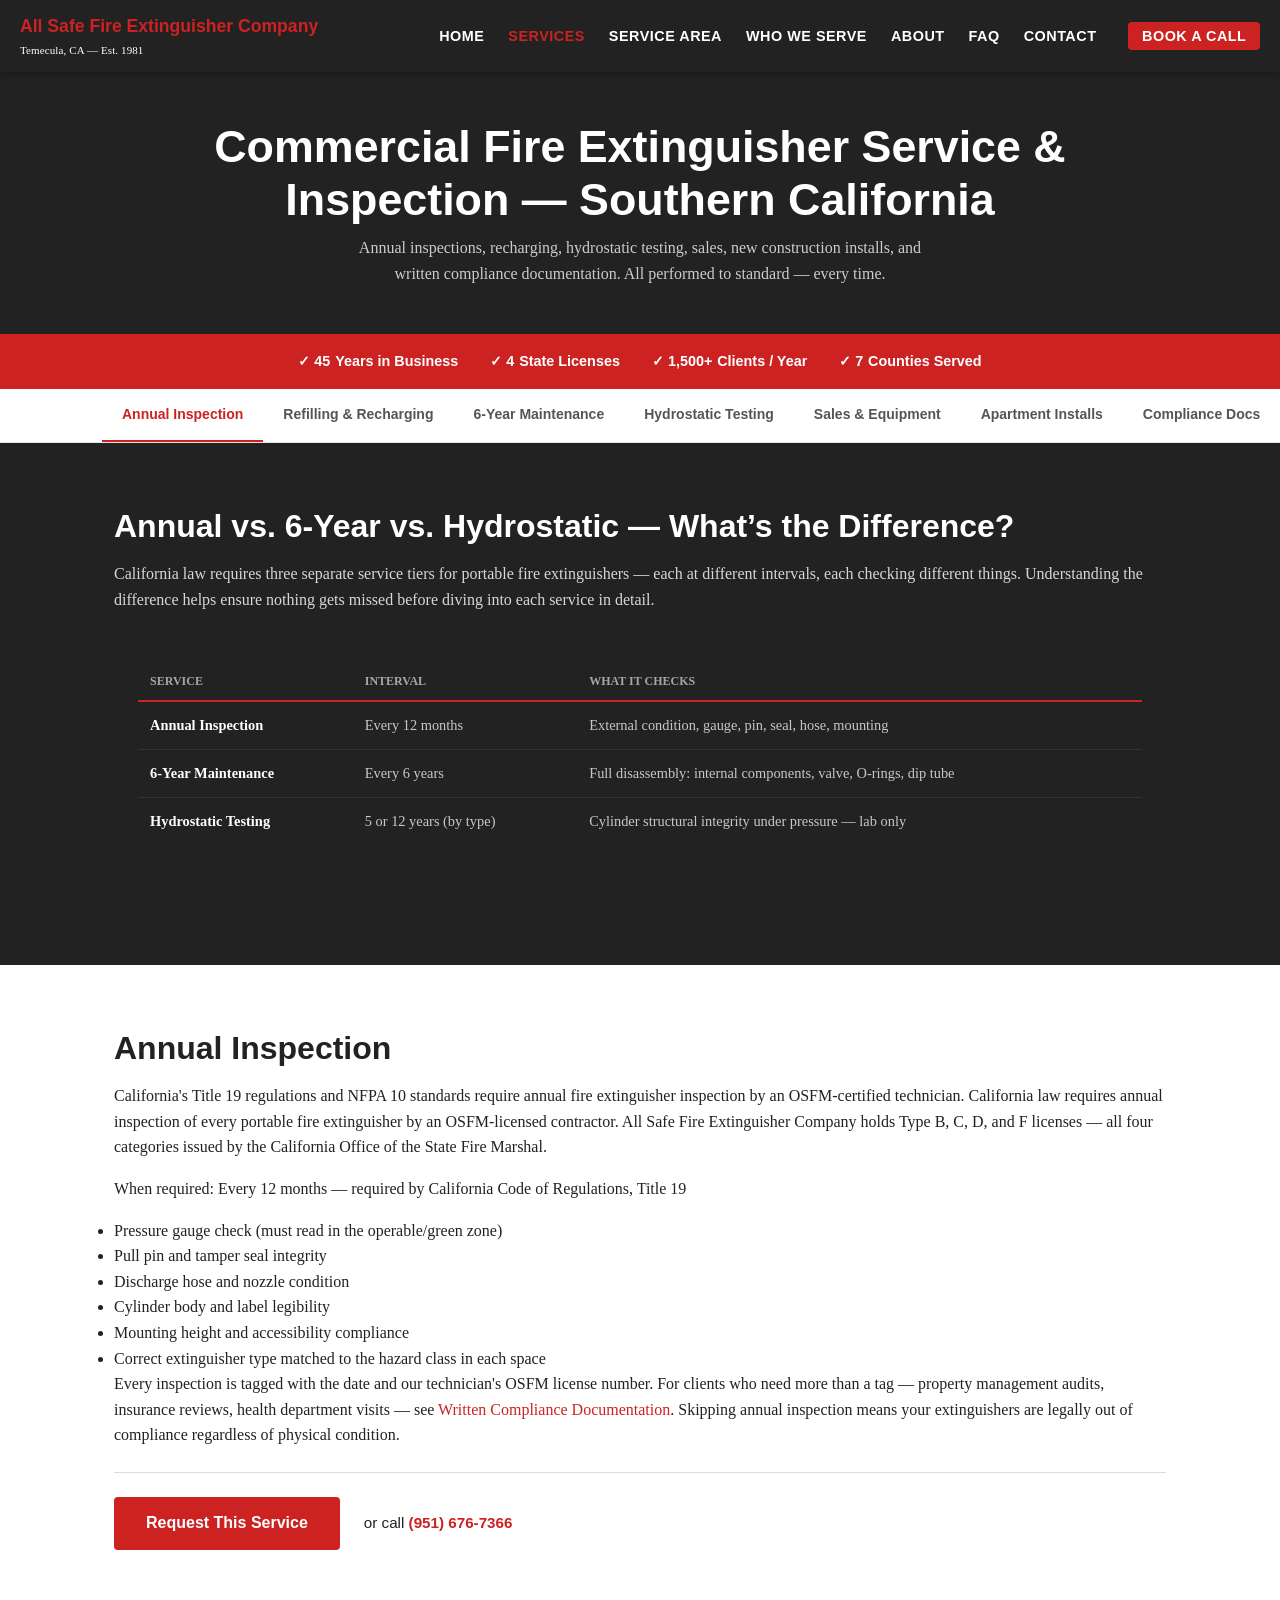
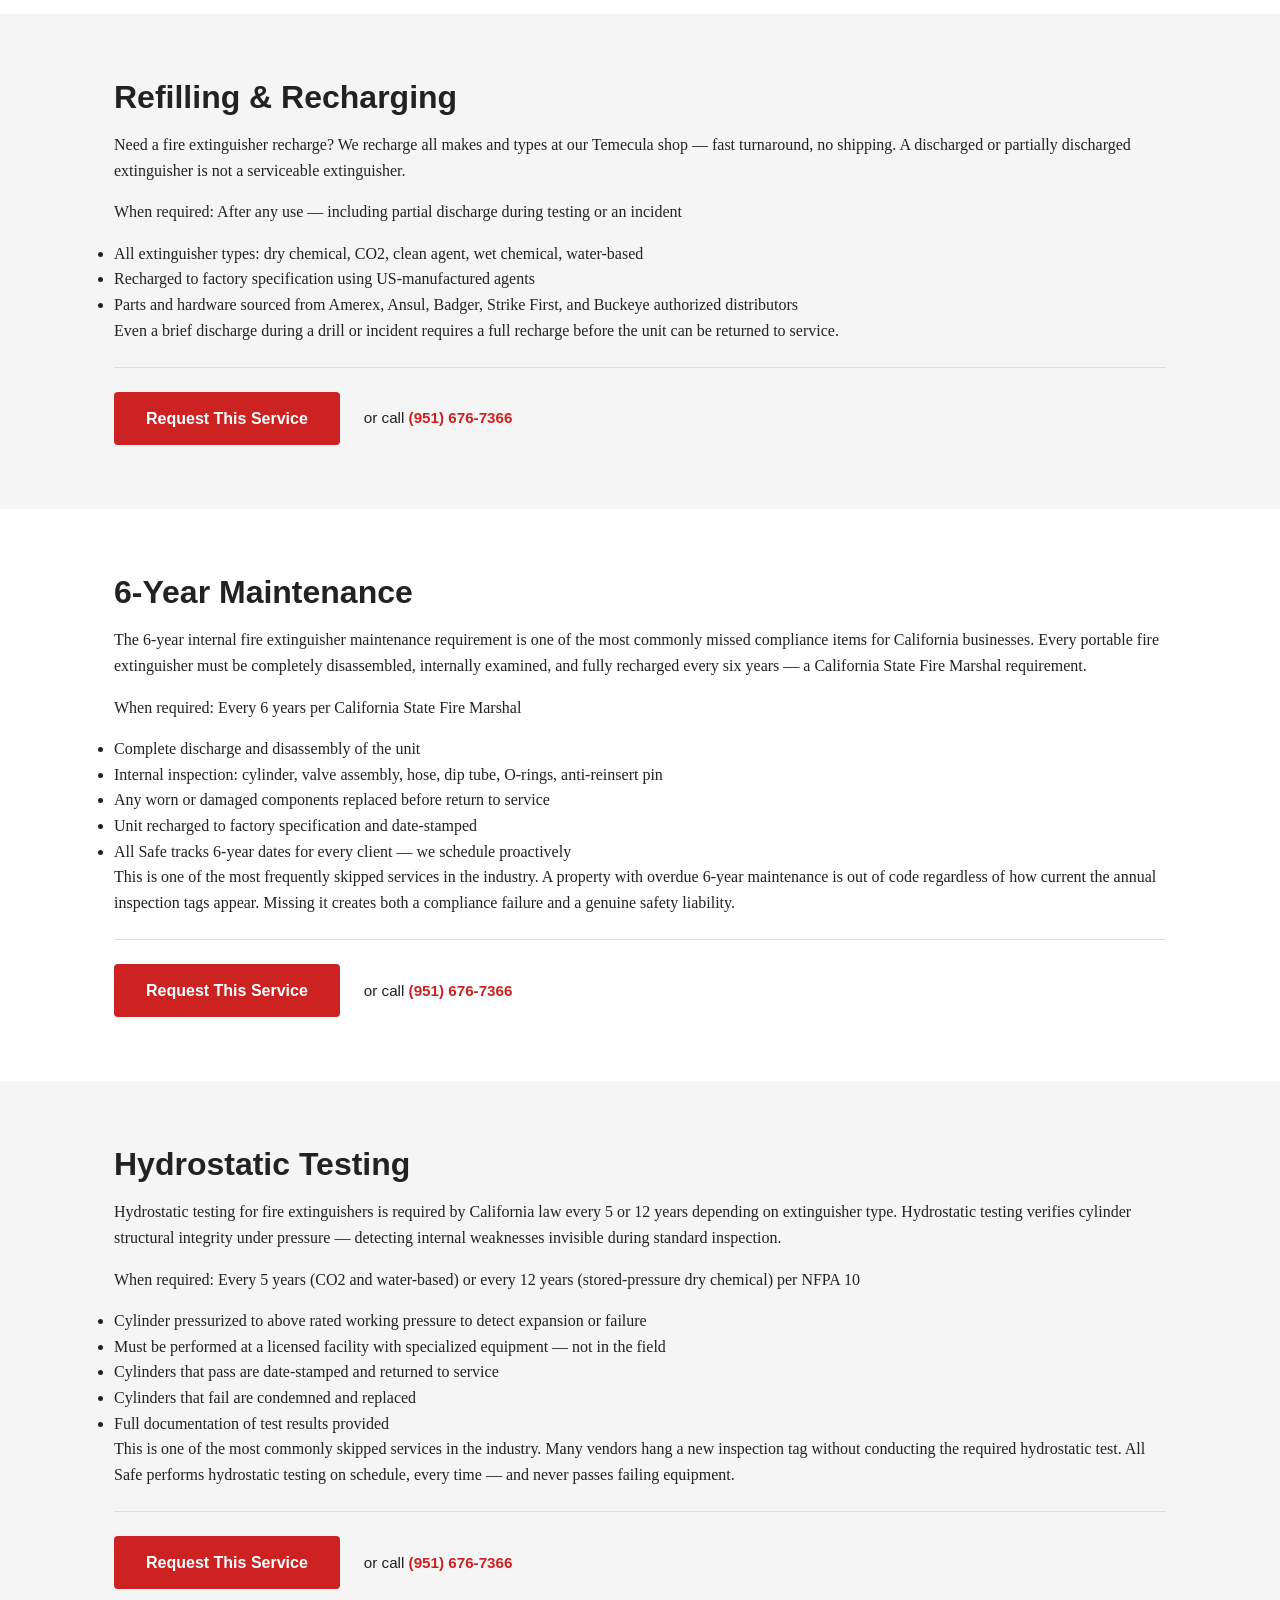
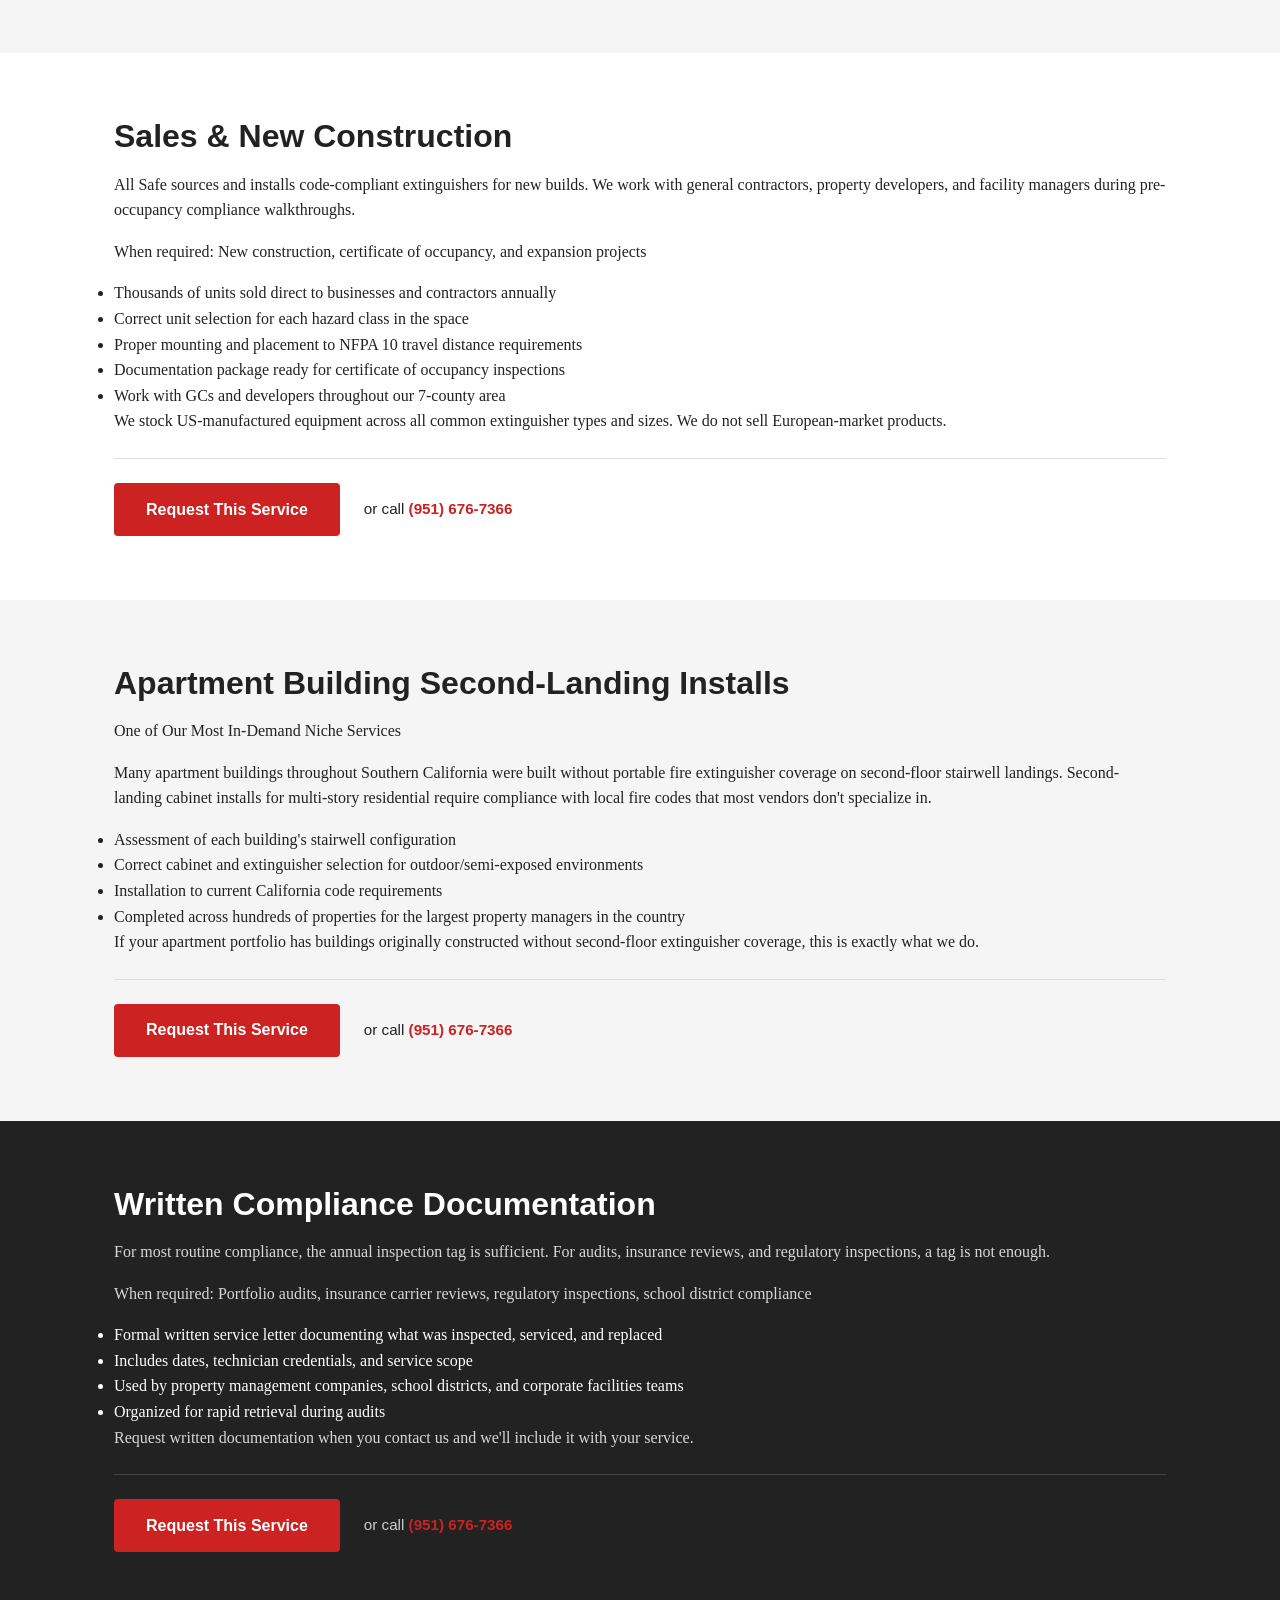
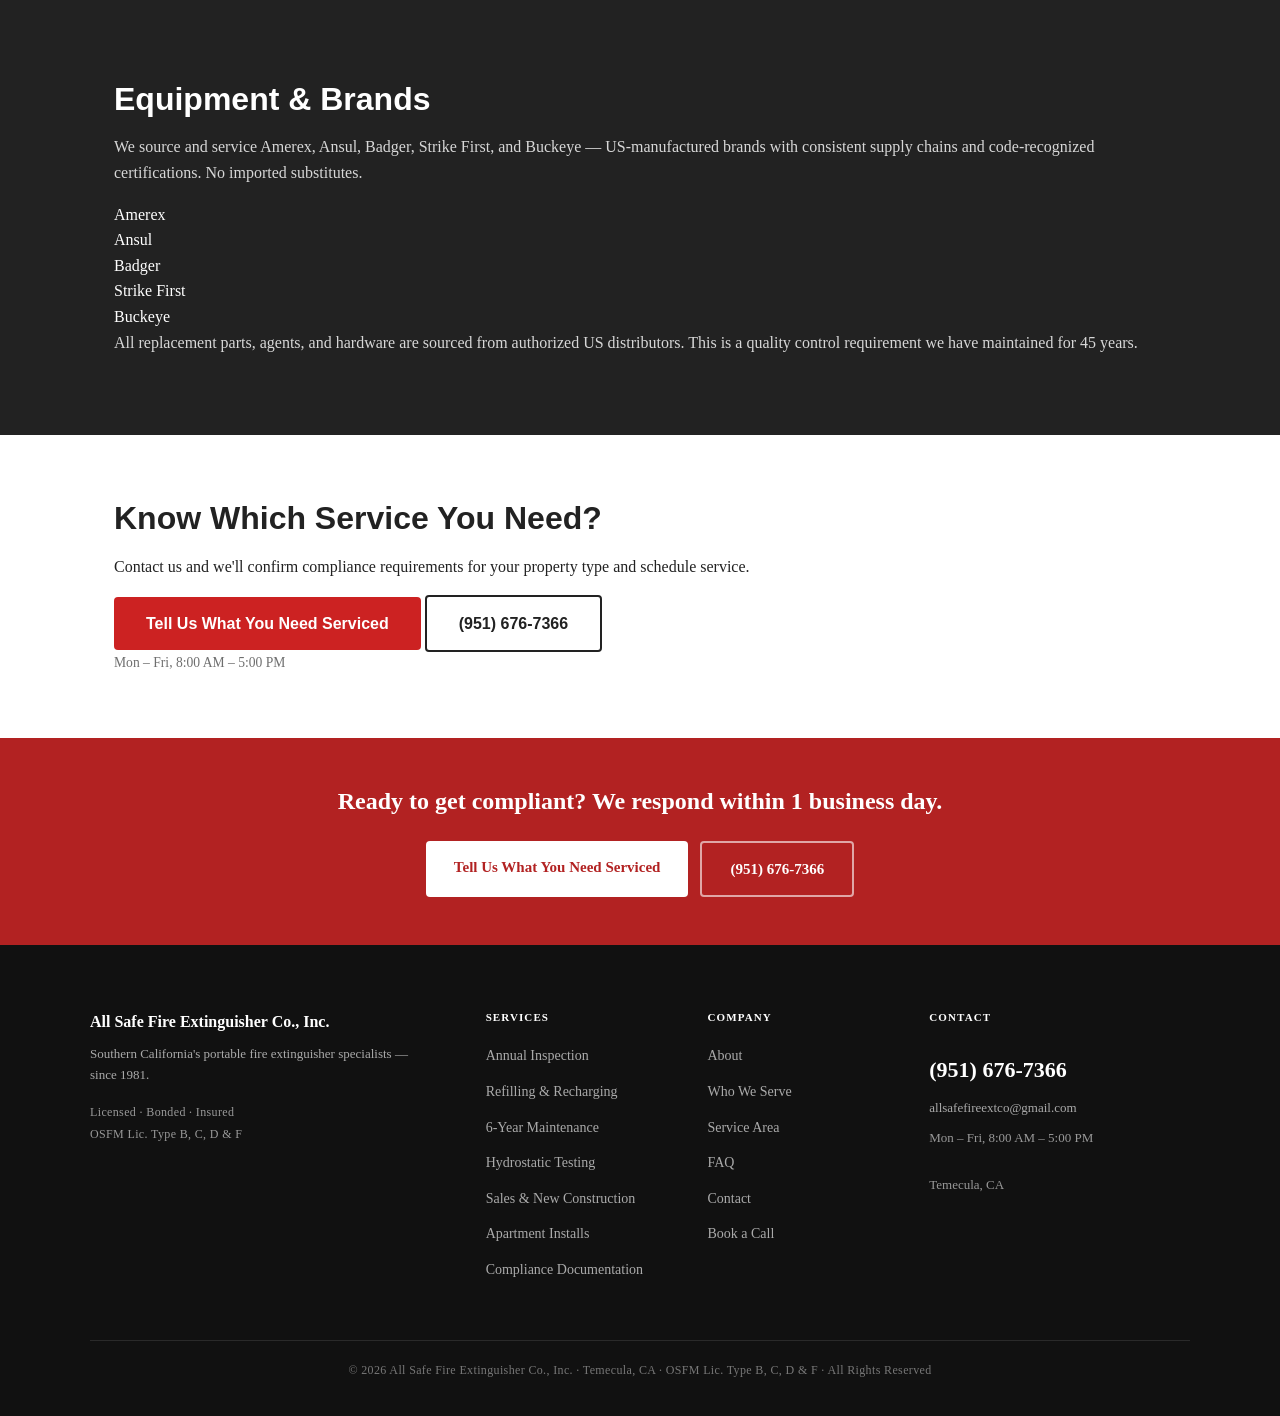
<file: services.html>
<!DOCTYPE html>
<html lang="en">
<head>
  <meta charset="UTF-8">
  <meta name="viewport" content="width=device-width, initial-scale=1.0">
  <title>Commercial Fire Extinguisher Service &amp; Inspection — Southern California | All Safe Fire Extinguisher Company</title>
  <meta name="description" content="All Safe Fire Extinguisher Company provides commercial fire extinguisher service, inspection, recharging, hydrostatic testing &amp; 6-year maintenance across Southern California. OSFM-certified. Title 19 &amp; NFPA 10 compliant. (951) 676-7366.">
  <link rel="canonical" href="https://allsafefire.com/services.html">
  <link rel="stylesheet" href="style.css">
  <script type="application/ld+json">
  {
    "@context": "https://schema.org",
    "@type": "LocalBusiness",
    "name": "All Safe Fire Extinguisher Co., Inc.",
    "telephone": "(951) 676-7366",
    "email": "allsafefireextco@gmail.com",
    "address": {
      "@type": "PostalAddress",
      "addressLocality": "Temecula",
      "addressRegion": "CA",
      "addressCountry": "US"
    },
    "url": "https://allsafefire.com",
    "foundingDate": "1981-06-01",
    "areaServed": "Southern California"
  }
  </script>
</head>
<body>
<header>
  <div class="header-inner">
    <div class="header-brand">
      <a href="index.html" class="site-name">All Safe Fire Extinguisher Company</a>
      <span class="header-meta">Temecula, CA &mdash; Est. 1981</span>
    </div>
    <button class="nav-toggle" aria-label="Toggle navigation">&#9776;</button>

    <nav>
      <ul>
        <li><a href="index.html">Home</a></li>
        <li><a href="services.html" class="active">Services</a></li>
        <li><a href="service-area.html">Service Area</a></li>
        <li><a href="who-we-serve.html">Who We Serve</a></li>
        <li><a href="about.html">About</a></li>
        <li><a href="faq.html">FAQ</a></li>
        <li><a href="contact.html">Contact</a></li>
        <li><a href="book-a-call.html" class="nav-cta">Book a Call</a></li>
      </ul>
    </nav>
  </div>
</header>
<main>
  <section class="page-hero">
    <div class="container">
      <h1>Commercial Fire Extinguisher Service &amp; Inspection &mdash; Southern California</h1>
      <p class="hero-sub">Annual inspections, recharging, hydrostatic testing, sales, new construction installs, and written compliance documentation. All performed to standard &mdash; every time.</p>
    </div>
  </section>
  <section class="trust-bar">
    <div class="container trust-bar-inner">
      <div class="trust-item"><span class="trust-num">45</span><span class="trust-label">Years in Business</span></div>
      <div class="trust-item"><span class="trust-num">4</span><span class="trust-label">State Licenses</span></div>
      <div class="trust-item"><span class="trust-num">1,500+</span><span class="trust-label">Clients / Year</span></div>
      <div class="trust-item"><span class="trust-num">7</span><span class="trust-label">Counties Served</span></div>
    </div>
  </section>

  <nav class="service-tab-nav" id="service-tab-nav" aria-label="Jump to service">
    <div class="service-tab-inner">
      <a href="#annual-inspection" class="service-tab">Annual Inspection</a>
      <a href="#recharging" class="service-tab">Refilling &amp; Recharging</a>
      <a href="#six-year" class="service-tab">6-Year Maintenance</a>
      <a href="#hydrostatic" class="service-tab">Hydrostatic Testing</a>
      <a href="#sales" class="service-tab">Sales &amp; Equipment</a>
      <a href="#apartment-installs" class="service-tab">Apartment Installs</a>
      <a href="#compliance-docs" class="service-tab">Compliance Docs</a>
    </div>
  </nav>

  <section class="section section-dark">
    <div class="container">
      <h2>Annual vs. 6-Year vs. Hydrostatic &mdash; What&#8217;s the Difference?</h2>
      <p>California law requires three separate service tiers for portable fire extinguishers &mdash; each at different intervals, each checking different things. Understanding the difference helps ensure nothing gets missed before diving into each service in detail.</p>
      <div class="comparison-table" style="margin:2rem 0;">
        <table style="width:100%;border-collapse:collapse;font-size:.9rem;">
          <thead>
            <tr style="border-bottom:2px solid var(--red);">
              <th style="text-align:left;padding:.5rem .75rem;color:rgba(255,255,255,.6);font-weight:600;text-transform:uppercase;font-size:.75rem;">Service</th>
              <th style="text-align:left;padding:.5rem .75rem;color:rgba(255,255,255,.6);font-weight:600;text-transform:uppercase;font-size:.75rem;">Interval</th>
              <th style="text-align:left;padding:.5rem .75rem;color:rgba(255,255,255,.6);font-weight:600;text-transform:uppercase;font-size:.75rem;">What it checks</th>
            </tr>
          </thead>
          <tbody>
            <tr style="border-bottom:1px solid rgba(255,255,255,.08);">
              <td style="padding:.75rem;font-weight:600;color:white;">Annual Inspection</td>
              <td style="padding:.75rem;color:rgba(255,255,255,.75);">Every 12 months</td>
              <td style="padding:.75rem;color:rgba(255,255,255,.75);">External condition, gauge, pin, seal, hose, mounting</td>
            </tr>
            <tr style="border-bottom:1px solid rgba(255,255,255,.08);">
              <td style="padding:.75rem;font-weight:600;color:white;">6-Year Maintenance</td>
              <td style="padding:.75rem;color:rgba(255,255,255,.75);">Every 6 years</td>
              <td style="padding:.75rem;color:rgba(255,255,255,.75);">Full disassembly: internal components, valve, O-rings, dip tube</td>
            </tr>
            <tr>
              <td style="padding:.75rem;font-weight:600;color:white;">Hydrostatic Testing</td>
              <td style="padding:.75rem;color:rgba(255,255,255,.75);">5 or 12 years (by type)</td>
              <td style="padding:.75rem;color:rgba(255,255,255,.75);">Cylinder structural integrity under pressure &mdash; lab only</td>
            </tr>
          </tbody>
        </table>
      </div>
    </div>
  </section>

  <section class="section" id="annual-inspection">
    <div class="container">
      <h2>Annual Inspection</h2>
      <p>California's Title 19 regulations and NFPA 10 standards require annual fire extinguisher inspection by an OSFM-certified technician. California law requires annual inspection of every portable fire extinguisher by an OSFM-licensed contractor. All Safe Fire Extinguisher Company holds Type B, C, D, and F licenses &mdash; all four categories issued by the California Office of the State Fire Marshal.</p>
      <p class="section-label">When required: Every 12 months &mdash; required by California Code of Regulations, Title 19</p>
      <ul>
        <li>Pressure gauge check (must read in the operable/green zone)</li>
        <li>Pull pin and tamper seal integrity</li>
        <li>Discharge hose and nozzle condition</li>
        <li>Cylinder body and label legibility</li>
        <li>Mounting height and accessibility compliance</li>
        <li>Correct extinguisher type matched to the hazard class in each space</li>
      </ul>
      <p>Every inspection is tagged with the date and our technician's OSFM license number. For clients who need more than a tag &mdash; property management audits, insurance reviews, health department visits &mdash; see <a href="#compliance-docs">Written Compliance Documentation</a>. Skipping annual inspection means your extinguishers are legally out of compliance regardless of physical condition.</p>
      <div class="service-cta-inline"><a href="contact.html" class="btn btn-primary">Request This Service</a> <span>or call <a href="tel:+19516767366">(951) 676-7366</a></span></div>
    </div>
  </section>

  <section class="section section-light" id="recharging">
    <div class="container">
      <h2>Refilling &amp; Recharging</h2>
      <p>Need a fire extinguisher recharge? We recharge all makes and types at our Temecula shop &mdash; fast turnaround, no shipping. A discharged or partially discharged extinguisher is not a serviceable extinguisher.</p>
      <p class="section-label">When required: After any use &mdash; including partial discharge during testing or an incident</p>
      <ul>
        <li>All extinguisher types: dry chemical, CO2, clean agent, wet chemical, water-based</li>
        <li>Recharged to factory specification using US-manufactured agents</li>
        <li>Parts and hardware sourced from Amerex, Ansul, Badger, Strike First, and Buckeye authorized distributors</li>
      </ul>
      <p>Even a brief discharge during a drill or incident requires a full recharge before the unit can be returned to service.</p>
      <div class="service-cta-inline"><a href="contact.html" class="btn btn-primary">Request This Service</a> <span>or call <a href="tel:+19516767366">(951) 676-7366</a></span></div>
    </div>
  </section>

  <section class="section" id="six-year">
    <div class="container">
      <h2>6-Year Maintenance</h2>
      <p>The 6-year internal fire extinguisher maintenance requirement is one of the most commonly missed compliance items for California businesses. Every portable fire extinguisher must be completely disassembled, internally examined, and fully recharged every six years &mdash; a California State Fire Marshal requirement.</p>
      <p class="section-label">When required: Every 6 years per California State Fire Marshal</p>
      <ul>
        <li>Complete discharge and disassembly of the unit</li>
        <li>Internal inspection: cylinder, valve assembly, hose, dip tube, O-rings, anti-reinsert pin</li>
        <li>Any worn or damaged components replaced before return to service</li>
        <li>Unit recharged to factory specification and date-stamped</li>
        <li>All Safe tracks 6-year dates for every client &mdash; we schedule proactively</li>
      </ul>
      <p>This is one of the most frequently skipped services in the industry. A property with overdue 6-year maintenance is out of code regardless of how current the annual inspection tags appear. Missing it creates both a compliance failure and a genuine safety liability.</p>
      <div class="service-cta-inline"><a href="contact.html" class="btn btn-primary">Request This Service</a> <span>or call <a href="tel:+19516767366">(951) 676-7366</a></span></div>
    </div>
  </section>

  <section class="section section-light" id="hydrostatic">
    <div class="container">
      <h2>Hydrostatic Testing</h2>
      <p>Hydrostatic testing for fire extinguishers is required by California law every 5 or 12 years depending on extinguisher type. Hydrostatic testing verifies cylinder structural integrity under pressure &mdash; detecting internal weaknesses invisible during standard inspection.</p>
      <p class="section-label">When required: Every 5 years (CO2 and water-based) or every 12 years (stored-pressure dry chemical) per NFPA 10</p>
      <ul>
        <li>Cylinder pressurized to above rated working pressure to detect expansion or failure</li>
        <li>Must be performed at a licensed facility with specialized equipment &mdash; not in the field</li>
        <li>Cylinders that pass are date-stamped and returned to service</li>
        <li>Cylinders that fail are condemned and replaced</li>
        <li>Full documentation of test results provided</li>
      </ul>
      <p>This is one of the most commonly skipped services in the industry. Many vendors hang a new inspection tag without conducting the required hydrostatic test. All Safe performs hydrostatic testing on schedule, every time &mdash; and never passes failing equipment.</p>
      <div class="service-cta-inline"><a href="contact.html" class="btn btn-primary">Request This Service</a> <span>or call <a href="tel:+19516767366">(951) 676-7366</a></span></div>
    </div>
  </section>

  <section class="section" id="sales">
    <div class="container">
      <h2>Sales &amp; New Construction</h2>
      <p>All Safe sources and installs code-compliant extinguishers for new builds. We work with general contractors, property developers, and facility managers during pre-occupancy compliance walkthroughs.</p>
      <p class="section-label">When required: New construction, certificate of occupancy, and expansion projects</p>
      <ul>
        <li>Thousands of units sold direct to businesses and contractors annually</li>
        <li>Correct unit selection for each hazard class in the space</li>
        <li>Proper mounting and placement to NFPA 10 travel distance requirements</li>
        <li>Documentation package ready for certificate of occupancy inspections</li>
        <li>Work with GCs and developers throughout our 7-county area</li>
      </ul>
      <p>We stock US-manufactured equipment across all common extinguisher types and sizes. We do not sell European-market products.</p>
      <div class="service-cta-inline"><a href="contact.html" class="btn btn-primary">Request This Service</a> <span>or call <a href="tel:+19516767366">(951) 676-7366</a></span></div>
    </div>
  </section>

  <section class="section section-light" id="apartment-installs">
    <div class="container">
      <h2>Apartment Building Second-Landing Installs</h2>
      <p class="section-label">One of Our Most In-Demand Niche Services</p>
      <p>Many apartment buildings throughout Southern California were built without portable fire extinguisher coverage on second-floor stairwell landings. Second-landing cabinet installs for multi-story residential require compliance with local fire codes that most vendors don't specialize in.</p>
      <ul>
        <li>Assessment of each building's stairwell configuration</li>
        <li>Correct cabinet and extinguisher selection for outdoor/semi-exposed environments</li>
        <li>Installation to current California code requirements</li>
        <li>Completed across hundreds of properties for the largest property managers in the country</li>
      </ul>
      <p>If your apartment portfolio has buildings originally constructed without second-floor extinguisher coverage, this is exactly what we do.</p>
      <div class="service-cta-inline"><a href="contact.html" class="btn btn-primary">Request This Service</a> <span>or call <a href="tel:+19516767366">(951) 676-7366</a></span></div>
    </div>
  </section>

  <section class="section section-dark" id="compliance-docs">
    <div class="container">
      <h2>Written Compliance Documentation</h2>
      <p>For most routine compliance, the annual inspection tag is sufficient. For audits, insurance reviews, and regulatory inspections, a tag is not enough.</p>
      <p class="section-label">When required: Portfolio audits, insurance carrier reviews, regulatory inspections, school district compliance</p>
      <ul>
        <li>Formal written service letter documenting what was inspected, serviced, and replaced</li>
        <li>Includes dates, technician credentials, and service scope</li>
        <li>Used by property management companies, school districts, and corporate facilities teams</li>
        <li>Organized for rapid retrieval during audits</li>
      </ul>
      <p>Request written documentation when you contact us and we'll include it with your service.</p>
      <div class="service-cta-inline"><a href="contact.html" class="btn btn-primary">Request This Service</a> <span>or call <a href="tel:+19516767366">(951) 676-7366</a></span></div>
    </div>
  </section>

  <section class="section section-dark">
    <div class="container">
      <h2>Equipment &amp; Brands</h2>
      <p>We source and service Amerex, Ansul, Badger, Strike First, and Buckeye &mdash; US-manufactured brands with consistent supply chains and code-recognized certifications. No imported substitutes.</p>
      <div class="brands-list">
        <div class="brand-item">Amerex</div>
        <div class="brand-item">Ansul</div>
        <div class="brand-item">Badger</div>
        <div class="brand-item">Strike First</div>
        <div class="brand-item">Buckeye</div>
      </div>
      <p>All replacement parts, agents, and hardware are sourced from authorized US distributors. This is a quality control requirement we have maintained for 45 years.</p>
    </div>
  </section>

  <section class="section">
    <div class="container cta-block">
      <h2>Know Which Service You Need?</h2>
      <p>Contact us and we'll confirm compliance requirements for your property type and schedule service.</p>
      <div class="cta-contacts">
        <a href="contact.html" class="btn btn-primary">Tell Us What You Need Serviced</a>
        <a href="tel:9516767366" class="btn btn-secondary">(951) 676-7366</a>
      </div>
      <p class="hours-note">Mon &ndash; Fri, 8:00 AM &ndash; 5:00 PM</p>
    </div>
  </section>
</main>

<script>
  document.querySelector('.nav-toggle').addEventListener('click', function() {
    document.querySelector('header nav').classList.toggle('nav-open');
  });
</script>
<script>
// Service tab active state on scroll
(function() {
  const tabs = document.querySelectorAll('.service-tab');
  const sections = Array.from(tabs).map(t => document.querySelector(t.getAttribute('href')));
  const nav = document.getElementById('service-tab-nav');

  function setActive() {
    const scrollY = window.scrollY + 160;
    let current = sections[0];
    sections.forEach(s => { if (s && s.offsetTop <= scrollY) current = s; });
    tabs.forEach(t => {
      t.classList.toggle('active', t.getAttribute('href') === '#' + current.id);
    });
    // Scroll active tab into view within the nav
    const activeTab = document.querySelector('.service-tab.active');
    if (activeTab && nav) {
      const navInner = nav.querySelector('.service-tab-inner');
      const tabLeft = activeTab.offsetLeft;
      const tabWidth = activeTab.offsetWidth;
      const navWidth = nav.offsetWidth;
      if (tabLeft < nav.scrollLeft || tabLeft + tabWidth > nav.scrollLeft + navWidth) {
        nav.scrollLeft = tabLeft - navWidth / 2 + tabWidth / 2;
      }
    }
  }

  window.addEventListener('scroll', setActive, { passive: true });
  setActive();
})();
</script>
<!-- PRE-FOOTER CTA STRIP -->
<div class="prefooter-cta">
  <div class="prefooter-inner">
    <p class="prefooter-headline">Ready to get compliant? We respond within 1 business day.</p>
    <div class="prefooter-actions">
      <a href="contact.html" class="btn-footer-primary">Tell Us What You Need Serviced</a>
      <a href="tel:9516767366" class="btn-footer-secondary">(951) 676-7366</a>
    </div>
  </div>
</div>

<!-- MAIN FOOTER -->
<footer class="site-footer">
  <div class="footer-inner">
    <div class="footer-col footer-brand">
      <p class="footer-company-name">All Safe Fire Extinguisher Co., Inc.</p>
      <p class="footer-descriptor">Southern California's portable fire extinguisher specialists &mdash; since 1981.</p>
      <p class="footer-badges">Licensed &middot; Bonded &middot; Insured<br>OSFM Lic. Type B, C, D &amp; F</p>
    </div>
    <div class="footer-col">
      <p class="footer-col-heading">Services</p>
      <ul class="footer-links">
        <li><a href="services.html#annual-inspection">Annual Inspection</a></li>
        <li><a href="services.html#recharging">Refilling &amp; Recharging</a></li>
        <li><a href="services.html#six-year">6-Year Maintenance</a></li>
        <li><a href="services.html#hydrostatic">Hydrostatic Testing</a></li>
        <li><a href="services.html#sales">Sales &amp; New Construction</a></li>
        <li><a href="services.html#apartment-installs">Apartment Installs</a></li>
        <li><a href="services.html#compliance-docs">Compliance Documentation</a></li>
      </ul>
    </div>
    <div class="footer-col">
      <p class="footer-col-heading">Company</p>
      <ul class="footer-links">
        <li><a href="about.html">About</a></li>
        <li><a href="who-we-serve.html">Who We Serve</a></li>
        <li><a href="service-area.html">Service Area</a></li>
        <li><a href="faq.html">FAQ</a></li>
        <li><a href="contact.html">Contact</a></li>
        <li><a href="book-a-call.html">Book a Call</a></li>
      </ul>
    </div>
    <div class="footer-col footer-contact">
      <p class="footer-col-heading">Contact</p>
      <a href="tel:9516767366" class="footer-phone">(951) 676-7366</a>
      <a href="mailto:allsafefireextco@gmail.com" class="footer-email">allsafefireextco@gmail.com</a>
      <p class="footer-hours">Mon &ndash; Fri, 8:00 AM &ndash; 5:00 PM</p>
      <p class="footer-location">Temecula, CA</p>
    </div>
  </div>
  <div class="footer-bottom">
    <p>&copy; 2026 All Safe Fire Extinguisher Co., Inc. &middot; Temecula, CA &middot; OSFM Lic. Type B, C, D &amp; F &middot; All Rights Reserved</p>
  </div>
</footer>
</body>
</html>
</file>
<file: style.css>
/* All Safe Fire Extinguisher Co — Global Styles */
:root {
  --red: #CC2222;
  --dark: #222222;
  --white: #FFFFFF;
  --light: #F5F5F5;
  --gray: #666666;
  --border: #DDDDDD;
}

*, *::before, *::after { box-sizing: border-box; margin: 0; padding: 0; }

html { font-size: 16px; scroll-behavior: smooth; }

body {
  font-family: Georgia, 'Times New Roman', serif;
  color: var(--dark);
  background: var(--white);
  line-height: 1.6;
}

/* Typography */
h1, h2, h3, h4, h5 {
  font-family: Arial, Helvetica, sans-serif;
  font-weight: 700;
  line-height: 1.2;
}
h1 { font-size: clamp(1.8rem, 4vw, 2.8rem); margin-bottom: 1.25rem; }
h2 { font-size: clamp(1.4rem, 3vw, 2rem); margin-bottom: 1rem; }
h3 { font-size: clamp(1.1rem, 2vw, 1.4rem); margin-bottom: 0.875rem; }
h4 { margin-bottom: 0.75rem; }
p { margin-bottom: 1rem; }

/* Heading → paragraph gap */
h2 + p, h3 + p, h4 + p { margin-top: 0.75rem; }

/* Mid-section heading clearance (heading that follows body content) */
p + h2, p + h3, ul + h2, ul + h3 { margin-top: 2rem; }

/* List item breathing room */
.content li, .service-block li, .who-block li {
  margin-bottom: 0.5rem;
  line-height: 1.6;
}
a { color: var(--red); text-decoration: none; }
a:hover { text-decoration: underline; }

/* Layout */
.container { max-width: 1100px; margin: 0 auto; padding: 0 1.5rem; }
.section { padding: 4rem 0; }
.section--light { background: var(--light); }
.section--dark { background: var(--dark); color: var(--white); }
.section--red { background: var(--red); color: var(--white); }

/* Header */
header {
  background: var(--dark);
  color: var(--white);
  position: sticky;
  top: 0;
  z-index: 100;
  box-shadow: 0 2px 8px rgba(0,0,0,0.3);
}
.site-header {
  background: var(--dark);
  color: var(--white);
  position: sticky;
  top: 0;
  z-index: 100;
  box-shadow: 0 2px 8px rgba(0,0,0,0.3);
}
.header-inner {
  display: flex;
  align-items: center;
  justify-content: space-between;
  padding: 12px 20px;
  max-width: 100%;
}
.header-brand {
  display: flex;
  flex-direction: column;
  gap: 2px;
  flex: 1;
  min-width: 0;
}
.site-name {
  font-family: Arial, sans-serif;
  font-weight: 700;
  font-size: 1.1rem;
  color: #CC2222;
  text-decoration: none;
  white-space: nowrap;
  overflow: hidden;
  text-overflow: ellipsis;
  -webkit-tap-highlight-color: rgba(255, 255, 255, 0.25);
}
.site-name:hover { color: #CC2222; text-decoration: none; }
.site-name:active { color: #fff; transition: color 0.08s ease; }
.header-meta {
  font-size: 11px;
  color: #fff;
  letter-spacing: 0.01em;
}
.site-logo { font-family: Arial, sans-serif; font-weight: 700; font-size: 1.2rem; color: var(--white); }
.site-logo span { color: var(--red); }
.header-phone { color: var(--red); font-weight: 700; font-size: 1.1rem; font-family: Arial, sans-serif; }
.site-nav ul { list-style: none; display: flex; gap: 1.5rem; flex-wrap: wrap; }
.site-nav a { color: var(--white); font-family: Arial, sans-serif; font-size: 0.9rem; font-weight: 600; text-transform: uppercase; letter-spacing: 0.5px; }
.site-nav a:hover { color: var(--red); text-decoration: none; }

/* Hero */
.hero {
  background: linear-gradient(135deg, #1a1a1a 60%, #8B0000 100%);
  color: var(--white);
  padding: 5rem 1.5rem;
  text-align: center;
}
.hero h1 { color: var(--white); margin-bottom: 1rem; }
.hero p { font-size: 1.15rem; max-width: 650px; margin: 0 auto 2rem; color: #ccc; }

/* Trust Bar */
.trust-bar {
  background: var(--red);
  color: var(--white);
  padding: 1rem 0;
}
.trust-bar-inner {
  display: flex;
  justify-content: center;
  flex-wrap: wrap;
  gap: 0.5rem 2rem;
  max-width: 1100px;
  margin: 0 auto;
  padding: 0 1.5rem;
  font-family: Arial, sans-serif;
  font-weight: 700;
  font-size: 0.9rem;
  text-align: center;
}
.trust-bar-inner .trust-num::before { content: "✓ "; }
.trust-item { display: inline-flex; align-items: baseline; gap: 0.3rem; }

/* Buttons */
.btn {
  display: inline-block;
  padding: 0.85rem 2rem;
  border-radius: 4px;
  font-family: Arial, sans-serif;
  font-weight: 700;
  font-size: 1rem;
  cursor: pointer;
  transition: opacity 0.2s;
}
.btn:hover { opacity: 0.85; text-decoration: none; }
.btn-primary { background: var(--red); color: var(--white); }
.btn-secondary { background: var(--white); color: var(--dark); border: 2px solid var(--dark); }
.btn-outline { background: transparent; color: var(--white); border: 2px solid var(--white); }

/* Grid */
.grid-3 { display: grid; grid-template-columns: repeat(auto-fit, minmax(280px, 1fr)); gap: 2rem; }
.grid-2 { display: grid; grid-template-columns: repeat(auto-fit, minmax(300px, 1fr)); gap: 2rem; }

/* Cards */
.card {
  background: var(--white);
  border: 1px solid var(--border);
  border-radius: 6px;
  padding: 2rem;
}
.card-icon { font-size: 2.5rem; margin-bottom: 1rem; display: block; }
.card h3 { margin-bottom: 0.75rem; }

/* CTA Section */
.cta-section { text-align: center; padding: 4rem 1.5rem; }
.cta-section h2 { margin-bottom: 1rem; }
.cta-section p { margin-bottom: 2rem; font-size: 1.1rem; }

/* Page Hero (inner pages) */
.page-hero {
  background: var(--dark);
  color: var(--white);
  padding: 3rem 1.5rem;
  text-align: center;
}
.page-hero h1 { color: var(--white); margin-bottom: 0.5rem; }
.page-hero p { color: #ccc; max-width: 600px; margin: 0 auto; }

/* Breadcrumb */
.breadcrumb {
  background: var(--light);
  padding: 0.75rem 0;
  font-family: Arial, sans-serif;
  font-size: 0.85rem;
  color: var(--gray);
}
.breadcrumb .container { display: flex; gap: 0.5rem; flex-wrap: wrap; }
.breadcrumb a { color: var(--red); }

/* FAQ */
.faq-item { border-bottom: 1px solid var(--border); padding: 1.5rem 0; }
.faq-item:first-child { border-top: 1px solid var(--border); }
.faq-q { font-family: Arial, sans-serif; font-weight: 700; font-size: 1.05rem; margin-bottom: 0.75rem; }
.faq-a p { margin-bottom: 0.5rem; }

/* Footer */

.footer-grid { display: grid; grid-template-columns: repeat(auto-fit, minmax(220px, 1fr)); gap: 2rem; max-width: 1100px; margin: 0 auto; padding: 0 1.5rem 2rem; }

.footer-nap { line-height: 1.8; }

/* Hamburger toggle button */
.nav-toggle {
  display: none;
  background: none;
  border: none;
  color: var(--white);
  font-size: 1.8rem;
  cursor: pointer;
  line-height: 1;
  padding: 0.25rem 0.5rem;
  flex-shrink: 0;
  -webkit-tap-highlight-color: rgba(255, 255, 255, 0.2);
}
.nav-toggle:active { opacity: 0.7; }

/* Navigation base styles — ul-based nav (index, services, about, who-we-serve, faq, contact) */
header nav ul { list-style: none; display: flex; gap: 1.5rem; flex-wrap: wrap; align-items: center; }
header nav a { color: var(--white); font-family: Arial, sans-serif; font-size: 0.9rem; font-weight: 600; text-transform: uppercase; letter-spacing: 0.5px; }
header nav a:hover { color: var(--red); text-decoration: none; }
header nav a.active { color: var(--red); }
header nav a.nav-cta { background: var(--red); color: var(--white); padding: 0.35rem 0.85rem; border-radius: 4px; margin-left: 0.5rem; }
header nav a.nav-cta:hover { opacity: 0.85; color: var(--white); }
.nav-cta { background: var(--red); color: white !important; padding: .3rem .9rem; border-radius: .25rem; margin-left: .5rem; }

/* Main-nav — flat-link nav (service-area, 404) */
.main-nav { display: flex; gap: 1.5rem; align-items: center; flex-wrap: wrap; }
.main-nav a { color: var(--white); font-family: Arial, sans-serif; font-size: 0.9rem; font-weight: 600; text-transform: uppercase; letter-spacing: 0.5px; }
.main-nav a:hover { color: var(--red); text-decoration: none; }
.main-nav a.active { color: var(--red); }

/* Responsive */
@media (max-width: 768px) {
  .header-inner { display: flex; flex-wrap: wrap; align-items: center; gap: 0; padding: 12px 16px; }
  .header-brand { flex: 1; min-width: 0; }
  .nav-toggle { display: block; }
  header nav { width: 100%; order: 3; }
  header nav ul {
    display: none;
    flex-direction: column;
    width: 100%;
    gap: 0;
    padding: 0.25rem 0;
  }
  header nav.nav-open ul { display: flex; }
  header nav ul li { width: 100%; }
  header nav ul li a {
    display: block;
    padding: 0.75rem 1rem;
    border-bottom: 1px solid rgba(255,255,255,0.1);
  }
  /* Flat-link nav (service-area, 404) */
  .main-nav { flex-direction: column; width: 100%; order: 3; gap: 0; }
  .main-nav > a { display: none; padding: 0.75rem 1rem; border-bottom: 1px solid rgba(255,255,255,0.1); width: 100%; }
  .main-nav.nav-open > a { display: block; }
  .hero { padding: 3rem 1.5rem; }
  .section { padding: 2.5rem 0; }
}

/* =====================================================
   Logo Strip / Client Logo Grid
   ===================================================== */

/* Section-level subtitle for logo strip */
.logo-strip-sub {
  color: var(--gray);
  font-family: Arial, sans-serif;
  font-size: 0.95rem;
  max-width: 700px;
  margin: 0.5rem auto 2.5rem;
  text-align: center;
  line-height: 1.6;
}

/* Logo grid layout */
.logo-grid {
  display: flex;
  flex-wrap: wrap;
  justify-content: center;
  align-items: center;
  gap: 2rem;
  padding: 2rem 0;
  min-height: unset;
}

/* Smaller variant used in sub-sections */
.logo-grid-sm {
  grid-template-columns: repeat(auto-fit, minmax(150px, 1fr));
  margin-top: 1.75rem;
  gap: 1rem;
}

/* Individual logo card */
.logo-item {
  display: flex;
  align-items: center;
  justify-content: center;
  padding: 1.25rem 1.5rem;
  background: var(--white);
  border: 1px solid var(--border);
  border-radius: 6px;
  transition: border-color 0.25s ease, box-shadow 0.25s ease;
  min-height: 80px;
}

.logo-item:hover {
  border-color: #bbb;
  box-shadow: 0 4px 16px rgba(0, 0, 0, 0.1);
}

/* Logo images — grayscale by default, full color on hover */
.logo-grid img,
.logo-item img {
  max-height: 50px;
  max-width: 140px;
  width: auto;
  height: auto;
  object-fit: contain;
  filter: grayscale(100%);
  opacity: 0.7;
  transition: filter .3s, opacity .3s;
  display: block;
}

.logo-grid img:hover,
.logo-item img:hover,
.logo-item:hover img {
  filter: grayscale(0%);
  opacity: 1;
}

/* Logo item on a dark background — keeps white card appearance */
.logo-item-on-dark {
  background: rgba(255, 255, 255, 0.96);
  border-color: rgba(255, 255, 255, 0.2);
}

.logo-item-on-dark:hover {
  border-color: rgba(255, 255, 255, 0.5);
  box-shadow: 0 4px 20px rgba(0, 0, 0, 0.25);
}

/* Notable client callout with logo */
.client-callout-logo {
  display: inline-flex;
  flex-direction: column;
  align-items: flex-start;
  margin-top: 1.75rem;
  gap: 0.5rem;
}

.client-callout-label {
  font-family: Arial, sans-serif;
  font-size: 0.75rem;
  font-weight: 700;
  text-transform: uppercase;
  letter-spacing: 1.5px;
  color: rgba(255, 255, 255, 0.55);
}

/* Inline logo item (used in notable client callouts) */
.logo-item-inline {
  display: inline-flex;
  padding: 0.85rem 1.5rem;
  background: rgba(255, 255, 255, 0.96);
  border: none;
  border-radius: 5px;
  width: auto;
  min-height: unset;
  box-shadow: 0 2px 8px rgba(0, 0, 0, 0.15);
  transition: box-shadow 0.25s ease;
}

.logo-item-inline:hover {
  border-color: transparent;
  box-shadow: 0 4px 16px rgba(0, 0, 0, 0.22);
}

.logo-item-inline img {
  max-width: 160px;
  max-height: 44px;
  filter: grayscale(0%) opacity(1);
}

.logo-item-inline:hover img {
  filter: grayscale(0%) opacity(1);
}

/* Notable client card */
.notable-client-card {
  display: flex;
  align-items: center;
  gap: 1.5rem;
  background: rgba(255,255,255,.05);
  border: 1px solid rgba(255,255,255,.1);
  border-radius: .5rem;
  padding: 1.25rem 1.5rem;
  margin: 1rem 0;
}
.notable-logo {
  max-height: 40px;
  max-width: 120px;
  width: auto;
  height: auto;
  object-fit: contain;
  filter: brightness(0) invert(1);
  flex-shrink: 0;
}
.notable-desc {
  font-size: .9rem;
  color: rgba(255,255,255,.8);
  margin: 0;
}

/* Responsive logo grid */
@media (max-width: 900px) {
  .logo-grid {
    grid-template-columns: repeat(3, 1fr);
  }
}

@media (max-width: 640px) {
  .logo-grid,
  .logo-grid-sm {
    grid-template-columns: repeat(2, 1fr);
    gap: 0.85rem;
  }
  .logo-item {
    padding: 1rem 0.85rem;
    min-height: 68px;
  }
  .logo-grid img,
  .logo-item img {
    max-width: 120px;
    max-height: 50px;
  }
  .logo-strip-sub {
    font-size: 0.88rem;
  }
}

/* ── Photo Sections ──────────────────────────────────────────────────────── */

/* Full-width editorial photo break (index.html between trust bar + dark section) */
.photo-break {
  position: relative;
  overflow: hidden;
  max-height: 480px;
  background: #111;
}
.photo-break img {
  width: 100%;
  height: 100%;
  max-height: 480px;
  object-fit: cover;
  object-position: center 40%;
  display: block;
  opacity: 0.92;
}
.photo-caption {
  position: absolute;
  bottom: 0;
  left: 0;
  right: 0;
  background: linear-gradient(transparent, rgba(0,0,0,0.72));
  color: #ddd;
  font-family: Arial, sans-serif;
  font-size: 0.82rem;
  padding: 1.5rem 1.5rem 0.85rem;
  margin: 0;
}

/* Split layout: photo left/right + text (index.html services block) */
.photo-split-section { padding: 0; }
.photo-split {
  display: grid;
  grid-template-columns: 1fr 1fr;
  min-height: 520px;
}
.photo-split-img {
  overflow: hidden;
}
.photo-split-img img {
  width: 100%;
  height: 100%;
  object-fit: cover;
  object-position: center;
  display: block;
}
.photo-split-text {
  padding: 3.5rem 2.5rem;
  background: var(--light);
}
.photo-split-text h2 { margin-bottom: 1.5rem; }
.photo-split-text .services-grid {
  display: grid;
  grid-template-columns: 1fr 1fr;
  gap: 1rem;
  margin-bottom: 1.5rem;
}
.photo-split-text .service-card {
  background: var(--white);
  border: 1px solid var(--border);
  border-radius: 4px;
  padding: 1rem;
}
.photo-split-text .service-card h3 { font-size: 0.95rem; margin-bottom: 0.4rem; }
.photo-split-text .service-card p  { font-size: 0.85rem; margin: 0; color: var(--gray); }

/* About page: family block (text left, photo right) */
.about-family-block {
  display: grid;
  grid-template-columns: 1fr 1fr;
  gap: 3rem;
  align-items: center;
}
.about-family-text h2 { margin-bottom: 1rem; }
.about-family-photo { position: relative; }
.about-family-photo img {
  width: 100%;
  border-radius: 4px;
  display: block;
  object-fit: cover;
  max-height: 420px;
}
.about-family-photo .photo-caption {
  position: static;
  background: none;
  color: var(--gray);
  font-size: 0.8rem;
  padding: 0.5rem 0 0;
  font-family: Arial, sans-serif;
}

/* About page: field block (photo left, text right) */
.about-field-block {
  display: grid;
  grid-template-columns: 1fr 1fr;
  gap: 3rem;
  align-items: center;
}
.about-field-photo img {
  width: 100%;
  border-radius: 4px;
  display: block;
  object-fit: cover;
  max-height: 440px;
}
.about-field-text h2 { margin-bottom: 1rem; }

/* Responsive photo layouts */
@media (max-width: 900px) {
  .photo-split {
    grid-template-columns: 1fr;
  }
  .photo-split-img {
    max-height: 300px;
  }
  .photo-split-text {
    padding: 2rem 1.5rem;
  }
  .photo-split-text .services-grid {
    grid-template-columns: 1fr;
  }
  .about-family-block,
  .about-field-block {
    grid-template-columns: 1fr;
    gap: 1.5rem;
  }
  .about-field-photo { order: -1; }
  .photo-break { max-height: 260px; }
  .photo-break img { max-height: 260px; }
}

@media (max-width: 600px) {
  .photo-break { max-height: 200px; }
  .photo-break img { max-height: 200px; }
  .photo-split-img { max-height: 220px; }
}

/* =====================================================
   Section Padding — Service & Page Sections
   ===================================================== */
.service-block,
.service-section,
.page-section { padding-top: 3rem; padding-bottom: 3rem; }

/* =====================================================
   City List (service-area.html)
   ===================================================== */
.city-list {
  display: flex;
  flex-wrap: wrap;
  gap: 0.5rem;
  margin: 1rem 0 1.5rem;
}
.city-list span {
  background: rgba(255,255,255,0.1);
  border: 1px solid rgba(255,255,255,0.2);
  border-radius: 20px;
  padding: 0.3rem 0.85rem;
  font-family: Arial, sans-serif;
  font-size: 0.88rem;
  white-space: nowrap;
}
.section-alt .city-list span,
.section:not(.section-dark):not(.section-red) .city-list span {
  background: var(--light);
  border-color: var(--border);
  color: var(--dark);
}

/* =====================================================
   Contact Form Layout
   ===================================================== */
.contact-layout {
  display: grid;
  grid-template-columns: 1fr 2fr;
  gap: 3rem;
  align-items: start;
}
.contact-info h2 { margin-bottom: 1rem; }
.contact-method { margin-bottom: 1.5rem; }
.contact-method h3 { font-size: 1rem; margin-bottom: 0.35rem; font-family: Arial, sans-serif; }
.contact-link { font-size: 1.05rem; color: var(--red); font-weight: 600; }
.contact-phone { font-size: 1.2rem; }
.contact-form-wrap h2 { margin-bottom: 0.5rem; }
.contact-form { margin-top: 1.5rem; }
.form-group { margin-bottom: 1.25rem; }
.form-group label {
  display: block;
  font-family: Arial, sans-serif;
  font-weight: 700;
  font-size: 0.9rem;
  margin-bottom: 0.4rem;
  color: var(--dark);
}
.form-group input,
.form-group textarea,
.form-group select {
  width: 100%;
  padding: 0.75rem 1rem;
  border: 1px solid var(--border);
  border-radius: 4px;
  font-family: Georgia, serif;
  font-size: 1rem;
  color: var(--dark);
  background: var(--white);
  transition: border-color 0.2s;
}
.form-group input:focus,
.form-group textarea:focus { outline: none; border-color: var(--red); }
.form-group textarea { min-height: 120px; resize: vertical; }
.form-note { margin-top: 1rem; font-size: 0.88rem; color: var(--gray); }
@media (max-width: 768px) {
  .contact-layout { grid-template-columns: 1fr; gap: 2rem; }
}

/* =====================================================
   Service Inline CTAs (services.html)
   ===================================================== */
.service-cta-inline {
  display: flex;
  align-items: center;
  gap: 1.5rem;
  margin-top: 1.5rem;
  padding-top: 1.5rem;
  border-top: 1px solid rgba(255,255,255,0.15);
  flex-wrap: wrap;
}
.section:not(.section-dark):not(.section-red) .service-cta-inline {
  border-top-color: var(--border);
}
.service-cta-inline span { font-family: Arial, sans-serif; font-size: 0.95rem; }
.section-dark .service-cta-inline span { color: #ccc; }
.service-cta-inline span a { color: var(--red); font-weight: 700; }

/* =====================================================
   Industry CTA Links (who-we-serve.html)
   ===================================================== */
.industry-cta-link {
  color: var(--red);
  font-weight: 600;
  text-decoration: none;
  font-family: Arial, sans-serif;
}
.industry-cta-link:hover { text-decoration: underline; }

/* =============================================
   SITEWIDE ADDITIONS — Full Site Rewrite Pass
   ============================================= */

/* ── SERVICE TAB NAV ── */
.service-tab-nav {
  background: #fff;
  border-bottom: 1px solid #e5e5e5;
  position: sticky;
  top: 72px; /* just below the sticky site header */
  z-index: 90;
  overflow-x: auto;
  -webkit-overflow-scrolling: touch;
  scrollbar-width: none;
}
.service-tab-nav::-webkit-scrollbar { display: none; }

.service-tab-inner {
  display: flex;
  align-items: stretch;
  gap: 0;
  max-width: 1100px;
  margin: 0 auto;
  padding: 0 1.5rem;
  white-space: nowrap;
}

.service-tab {
  display: inline-flex;
  align-items: center;
  padding: 14px 20px;
  font-size: 14px;
  font-family: Arial, Helvetica, sans-serif;
  font-weight: 600;
  color: #555;
  text-decoration: none;
  border-bottom: 2px solid transparent;
  transition: color 0.18s, border-color 0.18s;
  white-space: nowrap;
  flex-shrink: 0;
}

.service-tab:hover {
  color: #CC2222;
  border-bottom-color: #CC2222;
  text-decoration: none;
}

.service-tab.active {
  color: #CC2222;
  border-bottom-color: #CC2222;
}

@media (max-width: 768px) {
  .service-tab { padding: 12px 16px; font-size: 13px; }
  .service-tab-inner { padding: 0 1rem; }
}

/* County cards */
.county-card { background:var(--dark); border:1px solid rgba(255,255,255,.1); border-radius:.5rem; padding:2rem; margin-bottom:2rem; }
.county-card-header { display:flex; align-items:center; justify-content:space-between; flex-wrap:wrap; gap:1rem; margin-bottom:1.5rem; }
.county-card h2 { margin:0; font-size:1.5rem; }
.drive-badge { background:rgba(204,34,34,.15); color:var(--red); border:1px solid rgba(204,34,34,.3); padding:.25rem .75rem; border-radius:2rem; font-size:.8rem; font-weight:600; white-space:nowrap; }
.county-card-cities { display:flex; flex-wrap:wrap; gap:.4rem; margin-bottom:1rem; }
.city-chip { background:rgba(255,255,255,.08); border:1px solid rgba(255,255,255,.15); color:rgba(255,255,255,.85); padding:.2rem .6rem; border-radius:2rem; font-size:.8rem; }
.county-note { color:rgba(255,255,255,.7); font-size:.9rem; margin:0; }

/* Legacy timeline */
.legacy-timeline { display:flex; flex-wrap:wrap; gap:0; margin:2rem 0; border-top:2px solid var(--red); padding-top:1.5rem; }
.legacy-marker { flex:1; min-width:140px; padding-right:1.5rem; }
.legacy-year { display:block; font-size:1.3rem; font-weight:800; color:var(--red); }
.legacy-label { display:block; font-size:.85rem; color:rgba(255,255,255,.75); margin-top:.25rem; line-height:1.4; }

/* Contact trust panel */
.contact-trust-panel { background:rgba(255,255,255,.05); border:1px solid rgba(255,255,255,.1); border-radius:.5rem; padding:2rem; }
.contact-trust-panel h3 { font-size:1rem; text-transform:uppercase; letter-spacing:.05em; color:var(--red); margin-top:0; }
.contact-trust-item { display:flex; gap:.75rem; align-items:flex-start; margin-bottom:1rem; font-size:.9rem; }
.contact-trust-item strong { color:white; }

/* Contact sidebar */
.contact-sidebar { display:flex; flex-direction:column; }

/* What happens next */
.next-steps { display:flex; flex-direction:column; gap:1rem; margin:1rem 0; }
.next-step { display:flex; gap:1rem; align-items:flex-start; }
.step-num { background:var(--red); color:white; width:2rem; height:2rem; border-radius:50%; display:flex; align-items:center; justify-content:center; font-weight:700; flex-shrink:0; font-size:.9rem; }

/* FAQ group labels */
.faq-group-label { font-size:.8rem; text-transform:uppercase; letter-spacing:.1em; color:var(--red); margin:2rem 0 1rem; padding-bottom:.5rem; border-bottom:1px solid rgba(255,255,255,.1); }

/* FAQ accordion */
.faq-item h3 { position:relative; padding-right:2rem; }
.faq-item h3::after { content:'\＋'; position:absolute; right:0; top:50%; transform:translateY(-50%); font-size:1.2rem; }
.faq-item h3.faq-open::after { content:'\－'; }

/* Light section */
.section-light { background:#F5F5F5; color:var(--dark); }
.section-light h2, .section-light h3, .section-light p { color:var(--dark); }
.section-light .client-logo { color:var(--dark); border-color:rgba(0,0,0,.15); }
.section-light .section-sub { color:rgba(0,0,0,.7); }

/* Contact layout with sidebar */
@media (min-width:900px) {
  .contact-layout { display:grid; grid-template-columns:1fr 360px; gap:3rem; align-items:start; }
}

@media (max-width:768px) {
  .county-card-header { flex-direction:column; align-items:flex-start; }
  .legacy-timeline { flex-direction:column; }
  .legacy-marker { padding-right:0; padding-bottom:1.5rem; }
  .contact-sidebar { margin-top:2rem; }
}

/* =====================================================
   Mobile Optimization — Comprehensive Pass
   ===================================================== */

@media (max-width: 768px) {
  /* Typography */
  h1 { font-size: 1.8rem; }
  h2 { font-size: 1.4rem; }

  /* Hero section */
  .hero { padding: 3rem 1.25rem; }
  .hero h1 { font-size: 2rem; line-height: 1.25; }

  /* Trust/stats bar */
  .trust-bar-inner { flex-direction: column; gap: .75rem; text-align: center; }

  /* Service cards grid */
  .services-grid, .service-cards { grid-template-columns: 1fr; }

  /* Logo grid */
  .logo-grid { gap: 1.25rem; }
  .logo-grid img, .logo-item img { max-height: 35px; max-width: 100px; }

  /* Contact layout */
  .contact-layout, .contact-grid { grid-template-columns: 1fr; }
  .contact-trust-panel { margin-top: 2rem; }

  /* County cards */
  .county-card { padding: 1.25rem; }
  .county-card-header { flex-direction: column; align-items: flex-start; gap: .5rem; }

  /* Legacy timeline */
  .legacy-timeline { flex-direction: column; gap: 1rem; }
  .legacy-marker { border-left: 3px solid var(--red); padding-left: 1rem; padding-right: 0; }

  /* Nav */
  .nav-cta { display: block; text-align: center; margin: .5rem 0 0; }

  /* Book a call page */
  .book-call-options { flex-direction: column; }
  .book-call-card { width: 100%; }

  /* Service CTA inline */
  .service-cta-inline { flex-direction: column; align-items: flex-start; gap: .75rem; }

  /* Next steps */
  .next-steps { gap: .75rem; }

  /* FAQ */
  .faq-item h3 { font-size: 1rem; padding-right: 1.5rem; }

  /* Images */
  .photo-split { flex-direction: column; }
  .photo-split img { width: 100%; height: auto; }

  /* Section padding */
  section, .section { padding: 3rem 1.25rem; }
  .service-block { padding: 2.5rem 1.25rem; }

  /* Notable client card */
  .notable-client-card { flex-direction: column; align-items: flex-start; gap: 1rem; }
}

@media (max-width: 480px) {
  .hero h1 { font-size: 1.6rem; }
  .btn { padding: .7rem 1.25rem; font-size: .9rem; }
  .trust-bar-inner span { font-size: .85rem; }
  .county-card-cities { gap: .3rem; }
  .city-chip { font-size: .75rem; padding: .15rem .5rem; }
}

/* ── Trusted Marquee Section ─────────────────────────────── */
.trusted-section { background: #fff; padding: 60px 0 56px; border-top: 1px solid #e8e8e8; border-bottom: 1px solid #e8e8e8; overflow: hidden; }
.trusted-header { text-align: center; padding: 0 24px 40px; }
.trusted-header .eyebrow { display: inline-block; font-size: 11px; font-weight: 700; letter-spacing: 0.12em; text-transform: uppercase; color: #b22222; margin-bottom: 10px; }
.trusted-header h2 { font-size: clamp(22px, 4vw, 30px); font-weight: 800; color: #111; line-height: 1.2; margin-bottom: 10px; }
.trusted-header p { font-size: 15px; color: #666; max-width: 480px; margin: 0 auto; line-height: 1.6; }
.marquee-wrapper { position: relative; width: 100%; overflow: hidden; mask-image: linear-gradient(to right, transparent 0%, black 8%, black 92%, transparent 100%); -webkit-mask-image: linear-gradient(to right, transparent 0%, black 8%, black 92%, transparent 100%); }
.marquee-track { display: flex; align-items: center; width: max-content; animation: scroll-left 28s linear infinite; pointer-events: none; user-select: none; }
@keyframes scroll-left { 0% { transform: translateX(0); } 100% { transform: translateX(-50%); } }
.marquee-track .logo-item { display: inline-flex; align-items: center; justify-content: center; width: 180px; flex-shrink: 0; padding: 0; background: transparent; border: none; border-radius: 0; min-height: 0; height: auto; box-shadow: none; }
.marquee-track .logo-item img { max-height: 36px; max-width: 130px; width: auto; height: auto; object-fit: contain; filter: grayscale(100%); opacity: 0.6; display: block; transition: filter 0.3s, opacity 0.3s; }
.marquee-track .logo-item .logo-text { font-size: 17px; font-weight: 700; color: #bbb; white-space: nowrap; transition: color 0.25s ease; user-select: none; }
.logo-dot { display: none; }
.trusted-footer { text-align: center; padding: 20px 24px 0; font-size: 13px; color: #999; letter-spacing: 0.02em; }

/* ── Why All Safe Section ─────────────────────────────────── */
.section-lead { font-size: 1.15rem; line-height: 1.7; color: rgba(255,255,255,.85); max-width: 680px; margin-bottom: 2.5rem; }
.why-block { border-left: 3px solid var(--red); padding-left: 1.5rem; margin-bottom: 2.5rem; }
.why-block h3 { font-size: 1.2rem; font-weight: 700; margin-bottom: .75rem; color: #fff; }
.why-block p { color: rgba(255,255,255,.8); line-height: 1.7; margin-bottom: .75rem; }
.why-checklist { list-style: none; padding: 0; margin: 1rem 0; display: flex; flex-direction: column; gap: .6rem; }
.why-checklist li { padding-left: 1.5rem; position: relative; color: rgba(255,255,255,.8); line-height: 1.6; font-size: .95rem; }
.why-checklist li::before { content: "✓"; position: absolute; left: 0; color: var(--red); font-weight: 700; }
.why-checklist li strong { color: #fff; }
.why-close { font-style: italic; color: rgba(255,255,255,.7); font-size: .95rem; margin-top: 1rem; }
.why-grid { display: grid; grid-template-columns: 1fr 1fr; gap: 1.5rem; margin: 2rem 0; }
.why-card { background: rgba(255,255,255,.05); border: 1px solid rgba(255,255,255,.1); border-radius: .5rem; padding: 1.5rem; }
.why-card h3 { font-size: 1.05rem; font-weight: 700; margin-bottom: .6rem; color: #fff; }
.why-card p { color: rgba(255,255,255,.75); font-size: .9rem; line-height: 1.65; margin: 0; }
.why-verdict { background: rgba(204,34,34,.12); border-left: 3px solid var(--red); padding: 1rem 1.25rem; border-radius: 0 .25rem .25rem 0; color: rgba(255,255,255,.85); font-size: .95rem; line-height: 1.6; margin: 2rem 0 1.5rem; }
@media (max-width: 768px) {
  .why-grid { grid-template-columns: 1fr; }
  .why-block { padding-left: 1rem; }
}

/* ── PRE-FOOTER CTA ── */
.prefooter-cta { background: #b22222; padding: 48px 24px; text-align: center; }
.prefooter-inner { max-width: 700px; margin: 0 auto; }
.prefooter-headline { font-size: clamp(18px, 3vw, 24px); font-weight: 700; color: #fff; margin-bottom: 24px; line-height: 1.3; }
.prefooter-actions { display: flex; flex-wrap: wrap; justify-content: center; gap: 12px; }
.btn-footer-primary { background: #fff; color: #b22222; font-size: 15px; font-weight: 700; padding: 14px 28px; border-radius: 4px; text-decoration: none; transition: opacity 0.2s; }
.btn-footer-primary:hover { opacity: 0.9; }
.btn-footer-secondary { background: transparent; color: #fff; font-size: 15px; font-weight: 700; padding: 14px 28px; border-radius: 4px; border: 2px solid rgba(255,255,255,0.6); text-decoration: none; transition: border-color 0.2s; }
.btn-footer-secondary:hover { border-color: #fff; }

/* ── MAIN FOOTER ── */
.site-footer { background: #111; color: #aaa; padding: 64px 24px 0; }
.footer-inner { max-width: 1100px; margin: 0 auto; display: grid; grid-template-columns: 2fr 1fr 1fr 1.5fr; gap: 48px; padding-bottom: 48px; border-bottom: 1px solid #2a2a2a; }
.footer-company-name { font-size: 16px; font-weight: 800; color: #fff; margin-bottom: 10px; }
.footer-descriptor { font-size: 13px; line-height: 1.6; color: #aaa; margin-bottom: 16px; }
.footer-badges { font-size: 12px; line-height: 1.8; color: #999; letter-spacing: 0.03em; }
.footer-col-heading { font-size: 11px; font-weight: 700; letter-spacing: 0.1em; text-transform: uppercase; color: #fff; margin-bottom: 16px; }
.footer-links { list-style: none; padding: 0; margin: 0; }
.footer-links li { margin-bottom: 10px; }
.footer-links a { font-size: 14px; color: #aaa; text-decoration: none; transition: color 0.2s; }
.footer-links a:hover { color: #fff; }
.footer-contact { display: flex; flex-direction: column; gap: 10px; }
.footer-phone { font-size: 22px; font-weight: 800; color: #fff; text-decoration: none; transition: color 0.2s; }
.footer-phone:hover { color: #b22222; }
.footer-email { font-size: 13px; color: #aaa; text-decoration: none; transition: color 0.2s; }
.footer-email:hover { color: #fff; }
.footer-hours { font-size: 13px; color: #999; }
.footer-location { font-size: 13px; color: #999; }
.hours-block { line-height: 1.6; }
.hours-days { font-weight: 600; color: inherit; margin-bottom: 2px; }
.hours-time { font-size: 1.05em; color: inherit; margin-bottom: 4px; }
.hours-note { font-size: 0.85em; opacity: 0.65; margin: 0; }
.footer-bottom { text-align: center; padding: 20px 24px; }
.footer-bottom p { font-size: 12px; color: #777; letter-spacing: 0.03em; }
@media (max-width: 768px) { .footer-inner { grid-template-columns: 1fr 1fr; gap: 32px; } .footer-brand { grid-column: 1 / -1; } }
@media (max-width: 480px) { .footer-inner { grid-template-columns: 1fr; } .footer-brand { grid-column: auto; } }


/* ── DARK SECTION + WHY ALL SAFE FIX ── */
.section-dark { background: var(--dark, #222222); color: #fff; }
.section-dark h2, .section-dark h3 { color: #fff; }
.section-dark p { color: rgba(255,255,255,.82); }
.why-allsafe-section { background: #222222; color: #fff; }

/* ── SCROLL ANCHOR OFFSET — accounts for sticky header height (~72px) ── */
#annual-inspection, #recharging, #hydrostatic, #six-year, #sales, #apartment-installs, #compliance-docs {
  scroll-margin-top: 140px; /* sticky header (~72px) + tab nav (~50px) + buffer */
}

/* ── Comparison table: needs dark background to match inline white text ── */
.comparison-table {
  background: var(--dark);
  border-radius: 6px;
  padding: 1.25rem 1.5rem 1.5rem;
}
</file>
